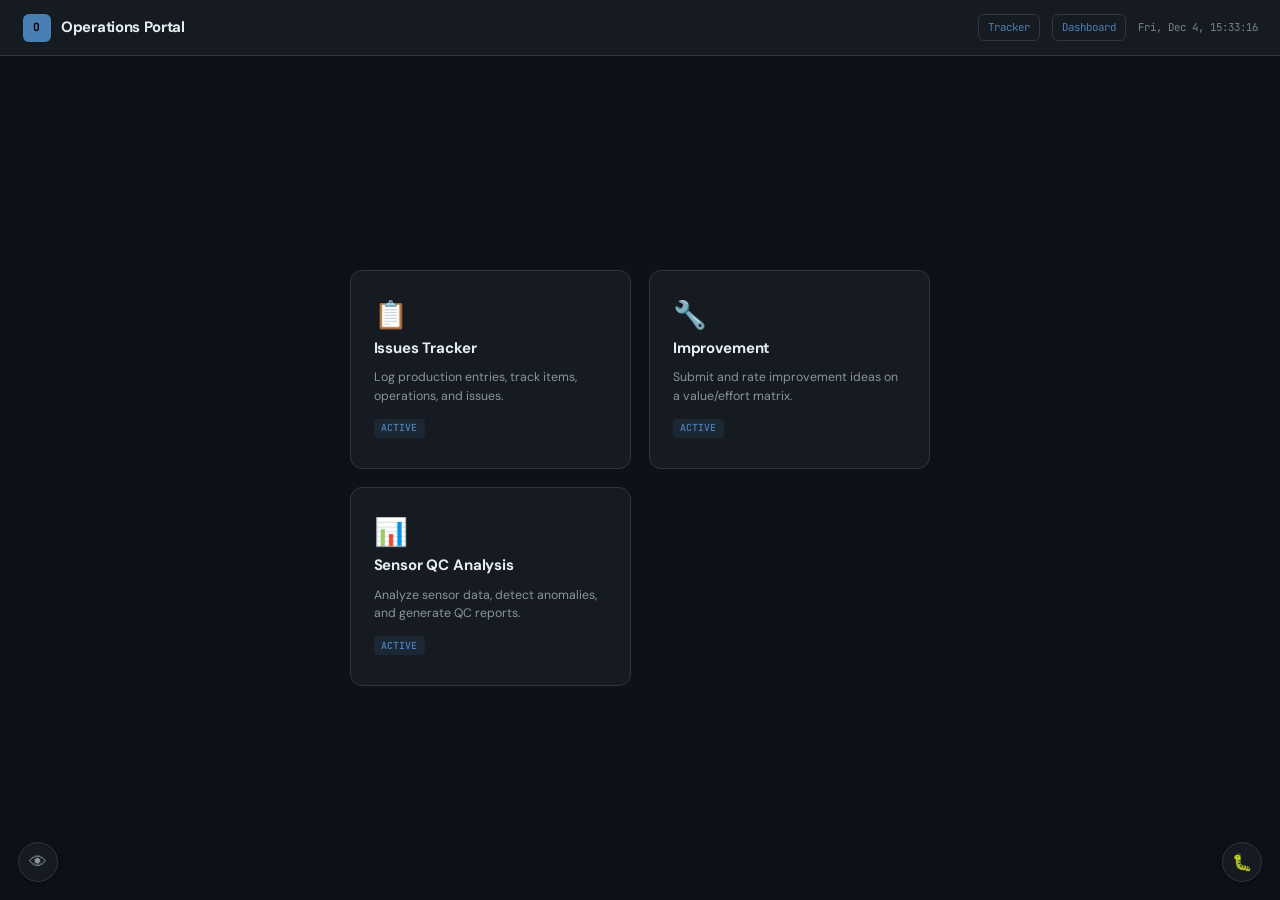
<file: index.html>
<!DOCTYPE html>
<html lang="en">
<head>
<meta charset="UTF-8">
<meta name="viewport" content="width=device-width, initial-scale=1.0">
<title>Operations Portal</title>
<link rel="stylesheet" href="shared/theme.css">
<style>
  html { font-size: 15px; }
  body { font-family: 'DM Sans', -apple-system, sans-serif; background: var(--bg); color: var(--text); min-height: 100vh; line-height: 1.5; display: flex; flex-direction: column; }
  main { flex: 1; display: flex; align-items: center; justify-content: center; padding: 2rem 1rem; }
  .card-grid { display: grid; grid-template-columns: 1fr 1fr; gap: 1.25rem; max-width: 580px; width: 100%; }
  @media (max-width: 540px) { .card-grid { grid-template-columns: 1fr; max-width: 320px; } }
  .card { background: var(--bg-card); border: 1px solid var(--border); border-radius: var(--radius-lg); padding: 2rem 1.5rem; text-decoration: none; color: var(--text); display: flex; flex-direction: column; gap: 0.6rem; transition: border-color 0.2s, box-shadow 0.2s, transform 0.15s; cursor: pointer; }
  .card:hover { border-color: var(--accent); box-shadow: 0 4px 24px var(--accent-glow); transform: translateY(-2px); }
  .card-icon { font-size: 1.8rem; line-height: 1; }
  .card-title { font-size: 1rem; font-weight: 700; letter-spacing: -0.01em; }
  .card-desc { font-size: 0.82rem; color: var(--text-dim); line-height: 1.5; }
  .card-tag { font-family: 'JetBrains Mono', monospace; font-size: 0.65rem; font-weight: 600; color: var(--accent); background: var(--accent-glow); padding: 0.15rem 0.5rem; border-radius: 4px; align-self: flex-start; margin-top: 0.3rem; }
  .card-tag.wip { color: var(--text-muted); background: rgba(72,79,88,0.15); }
</style>
</head>
<body>

<header>
  <div class="logo"><div class="logo-mark" id="logoMark">O</div><span class="logo-text">Operations Portal</span></div>
  <div style="display:flex;align-items:center;gap:0.8rem;"><a href="tracker.html" class="nav-link">Tracker</a><a href="dashboard.html" class="nav-link">Dashboard</a><div class="header-meta" id="clock"></div></div>
</header>

<main>
  <div class="card-grid">
    <a href="tracker.html" class="card">
      <div class="card-icon">&#x1F4CB;</div>
      <div class="card-title">Issues Tracker</div>
      <div class="card-desc">Log production entries, track items, operations, and issues.</div>
      <div class="card-tag">ACTIVE</div>
    </a>
    <a href="improvement.html" class="card">
      <div class="card-icon">&#x1F527;</div>
      <div class="card-title">Improvement</div>
      <div class="card-desc">Submit and rate improvement ideas on a value/effort matrix.</div>
      <div class="card-tag">ACTIVE</div>
    </a>
    <a href="Sensor-QC-Analysis.html" class="card">
      <div class="card-icon">&#x1F4CA;</div>
      <div class="card-title">Sensor QC Analysis</div>
      <div class="card-desc">Analyze sensor data, detect anomalies, and generate QC reports.</div>
      <div class="card-tag">ACTIVE</div>
    </a>
  </div>
</main>

<script src="shared/config.js"></script>
<script src="shared/utils.js"></script>
<script>
var _eeClicks=0,_eeTimer=null;
document.getElementById('logoMark').addEventListener('click',function(){
  _eeClicks++;
  if(_eeTimer)clearTimeout(_eeTimer);
  _eeTimer=setTimeout(function(){_eeClicks=0;},1500);
  if(_eeClicks>=5){_eeClicks=0; clearTimeout(_eeTimer); window.location.href='arcade_games.html';}
});
</script>
<script>initBugModal('Home'); initA11yPanel();</script>
</body>
</html>
</file>
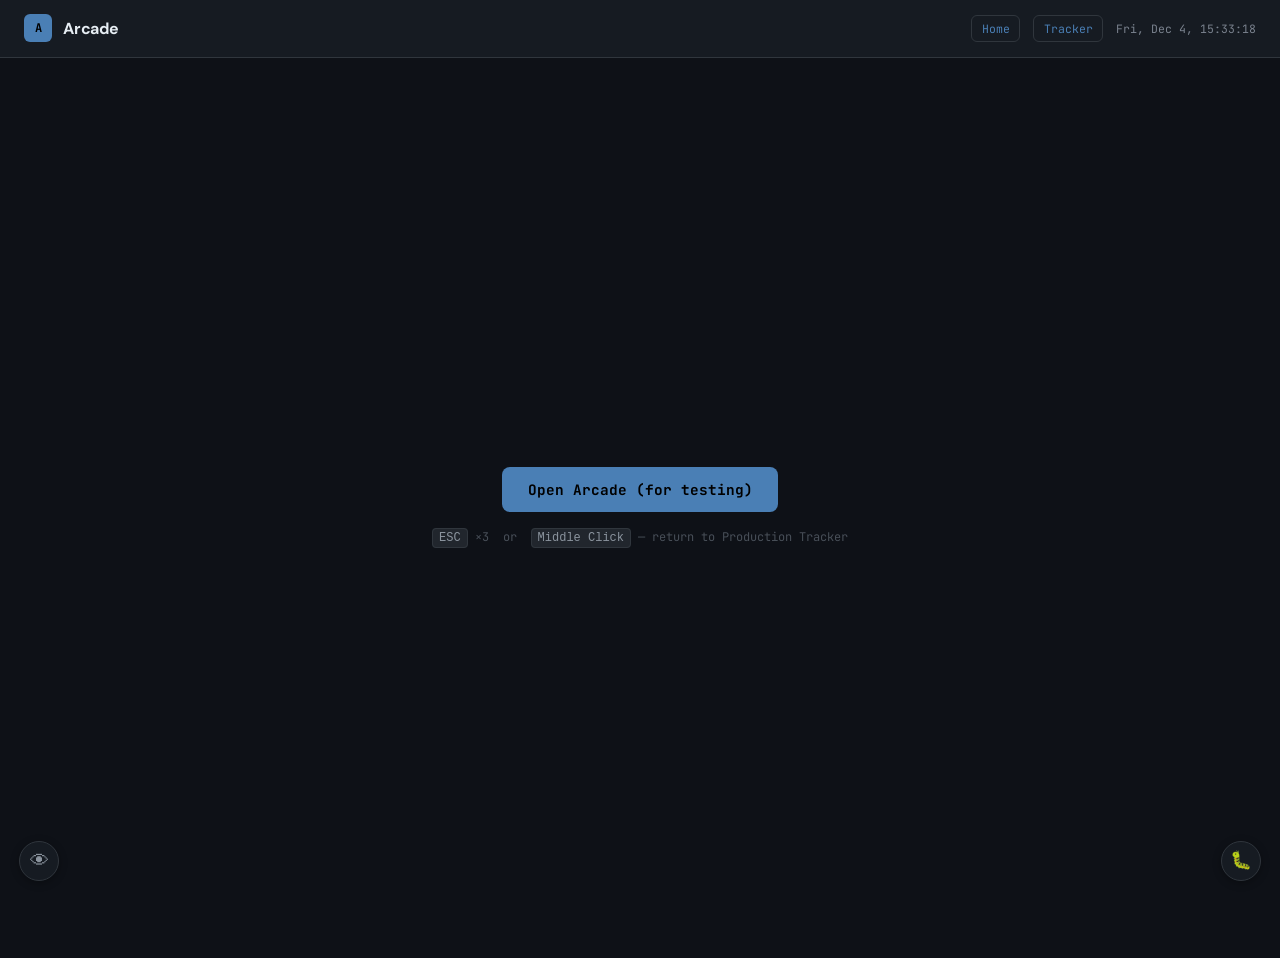
<file: arcade_games.html>
<!DOCTYPE html>
<html lang="en">
<head>
<meta charset="UTF-8">
<meta name="viewport" content="width=device-width, initial-scale=1.0">
<title>Arcade</title>
<link rel="stylesheet" href="shared/theme.css">
<style>
  @import url('https://fonts.googleapis.com/css2?family=DM+Sans:wght@400;500;600;700&family=JetBrains+Mono:wght@400;500;600&display=swap');
  *, *::before, *::after { box-sizing: border-box; margin: 0; padding: 0; }
  body { background: #0e1117; font-family: 'DM Sans', sans-serif; overflow: hidden; color: #e6edf3; }

  .page-header { background: #161b22; border-bottom: 1px solid #30363d; padding: 0.9rem 1.5rem; display: flex; align-items: center; justify-content: space-between; position: sticky; top: 0; z-index: 50; backdrop-filter: blur(12px); }

  #arcade-overlay {
    position: fixed; inset: 0; z-index: 9999;
    background: rgba(10, 13, 19, 0.92);
    backdrop-filter: blur(8px);
    display: flex; align-items: center; justify-content: center;
    opacity: 0; pointer-events: none;
    transition: opacity 0.3s ease;
  }
  #arcade-overlay.open { opacity: 1; pointer-events: all; }

  #arcade-container {
    position: relative;
    background: #161b22;
    border: 1px solid #30363d;
    border-radius: 12px;
    padding: 0;
    box-shadow: 0 20px 60px rgba(0,0,0,0.6), 0 0 40px rgba(74,127,181,0.06);
    overflow: hidden;
    transform: scale(0.95); transition: transform 0.3s ease;
  }
  #arcade-overlay.open #arcade-container { transform: scale(1); }

  #arcade-header {
    display: flex; align-items: center; justify-content: space-between;
    padding: 0.6rem 1rem;
    border-bottom: 1px solid #30363d;
    background: #0d1117;
  }
  #arcade-header .title-area { display: flex; align-items: center; gap: 0.6rem; }
  #arcade-header .badge {
    font-family: 'JetBrains Mono', monospace; font-size: 0.6rem; font-weight: 600;
    color: #000; background: #4a7fb5; padding: 0.1rem 0.4rem; border-radius: 3px;
    letter-spacing: 0.06em; text-transform: uppercase;
  }
  #arcade-header .game-title {
    font-family: 'JetBrains Mono', monospace; font-size: 0.85rem;
    font-weight: 600; color: #e6edf3;
  }
  #arcade-header .controls {
    font-family: 'JetBrains Mono', monospace; font-size: 0.62rem;
    color: #484f58; display: flex; gap: 0.8rem;
  }
  #arcade-header .controls kbd {
    background: #21262d; border: 1px solid #30363d; border-radius: 3px;
    padding: 0.05rem 0.35rem; font-size: 0.6rem; color: #8b949e;
  }
  .close-btn {
    background: none; border: 1px solid #30363d; border-radius: 6px;
    color: #8b949e; font-size: 0.75rem; padding: 0.2rem 0.6rem; cursor: pointer;
    font-family: 'JetBrains Mono', monospace; transition: all 0.15s;
  }
  .close-btn:hover { background: #21262d; color: #e6edf3; border-color: #484f58; }

  #arcade-canvas { display: block; }

  #arcade-hud {
    display: flex; justify-content: space-between; align-items: center;
    padding: 0.4rem 1rem;
    border-top: 1px solid #30363d;
    background: #0d1117;
    font-family: 'JetBrains Mono', monospace; font-size: 0.7rem; color: #8b949e;
  }
  #arcade-hud .score-area { display: flex; gap: 1.2rem; }
  #arcade-hud .stat-label { color: #484f58; }
  #arcade-hud .stat-val { color: #4a7fb5; font-weight: 600; }

  /* ── GAME SELECT MENU ── */
  #game-select {
    position: absolute; inset: 0;
    display: flex; flex-direction: column; align-items: center; justify-content: center;
    background: #161b22; gap: 1rem; z-index: 10;
  }
  #game-select.hidden { display: none; }
  #game-select h2 {
    font-family: 'JetBrains Mono', monospace; font-size: 0.75rem;
    text-transform: uppercase; letter-spacing: 0.1em; color: #484f58;
  }
  .game-grid {
    display: flex; flex-wrap: wrap; justify-content: center;
    gap: 0.8rem; max-width: 560px;
  }
  .game-btn {
    width: 168px; padding: 0.7rem 0.8rem;
    background: #0d1117; border: 1px solid #30363d; border-radius: 8px;
    cursor: pointer; transition: all 0.15s; text-align: left;
  }
  .game-btn:hover { border-color: #4a7fb5; background: rgba(74,127,181,0.05); }
  .game-btn .game-name {
    font-family: 'JetBrains Mono', monospace; font-size: 0.8rem;
    font-weight: 600; color: #e6edf3; margin-bottom: 0.2rem;
  }
  .game-btn .game-desc {
    font-size: 0.65rem; color: #484f58; line-height: 1.4;
  }

  /* ── PAUSE OVERLAY ── */
  #pause-overlay {
    position: absolute; inset: 0; z-index: 5;
    background: rgba(14, 17, 23, 0.85);
    display: flex; flex-direction: column; align-items: center; justify-content: center;
    gap: 0.5rem;
  }
  #pause-overlay.hidden { display: none; }
  #pause-overlay .pause-text {
    font-family: 'JetBrains Mono', monospace; font-size: 1.2rem;
    font-weight: 700; color: #4a7fb5; letter-spacing: 0.1em;
  }
  #pause-overlay .pause-hint {
    font-family: 'JetBrains Mono', monospace; font-size: 0.65rem; color: #484f58;
  }

  /* ── HIGH SCORE TOOLTIPS ── */
  .game-btn { position: relative; }
  .game-btn .hs-tooltip {
    display: none; position: absolute; left: calc(100% + 10px); top: 50%; transform: translateY(-50%);
    background: #0d1117; border: 1px solid #30363d; border-radius: 6px;
    padding: 0.5rem 0.7rem; min-width: 180px; z-index: 20;
    font-family: 'JetBrains Mono', monospace; white-space: nowrap;
    box-shadow: 0 4px 16px rgba(0,0,0,0.5);
  }
  .game-btn:hover .hs-tooltip { display: block; }
  .hs-tooltip .hs-title {
    font-size: 0.6rem; font-weight: 600; color: #4a7fb5; text-transform: uppercase;
    letter-spacing: 0.08em; margin-bottom: 0.3rem;
  }
  .hs-tooltip .hs-row {
    display: flex; justify-content: space-between; gap: 0.8rem;
    font-size: 0.65rem; line-height: 1.6;
  }
  .hs-tooltip .hs-rank { color: #484f58; }
  .hs-tooltip .hs-name { color: #e6edf3; }
  .hs-tooltip .hs-score { color: #4a7fb5; font-weight: 600; }
  .hs-tooltip .hs-empty { font-size: 0.6rem; color: #484f58; }

</style>
</head>
<body>

<header class="page-header">
  <div class="logo"><div class="logo-mark">A</div><div class="logo-text">Arcade</div></div>
  <div style="display:flex;align-items:center;gap:0.8rem;"><a href="index.html" class="nav-link">Home</a><a href="tracker.html" class="nav-link">Tracker</a><div class="header-meta" id="clock"></div></div>
</header>

<div id="arcade-overlay">
  <div id="arcade-container">
    <div id="arcade-header">
      <div class="title-area">
        <span class="badge">Arcade</span>
        <span class="game-title" id="gameTitle">Select Game</span>
      </div>
      <div class="controls">
        <span><kbd>ESC</kbd> pause &middot; <kbd>ESC</kbd>&times;2 menu &middot; <kbd>ESC</kbd>&times;3 tracker</span>
        <span><kbd>MMB</kbd> tracker</span>
      </div>
      <div style="display:flex;gap:0.4rem;">
        <a class="close-btn" href="index.html" style="text-decoration:none;">Home</a>
        <button class="close-btn" onclick="closeArcade()">Close</button>
      </div>
    </div>

    <div style="position:relative;">
      <canvas id="arcade-canvas" width="640" height="440"></canvas>

      <div id="game-select">
        <h2>Choose Your Distraction</h2>
        <div class="game-grid">
        <div class="game-btn" onclick="startGame('breakout')">
          <div class="game-name">Breakout</div>
          <div class="game-desc">Paddle, ball, bricks. You know the drill.</div>
          <div class="hs-tooltip" id="tooltip-Breakout"><div class="hs-title">Top 5</div><div class="hs-empty">No scores yet</div></div>
        </div>
        <div class="game-btn" onclick="startGame('missile')">
          <div class="game-name">Missile Command</div>
          <div class="game-desc">Defend your cities. Click to intercept.</div>
          <div class="hs-tooltip" id="tooltip-Missile Command"><div class="hs-title">Top 5</div><div class="hs-empty">No scores yet</div></div>
        </div>
        <div class="game-btn" onclick="startGame('snake')">
          <div class="game-name">Snake</div>
          <div class="game-desc">Eat, grow, don't crash. Simple as that.</div>
          <div class="hs-tooltip" id="tooltip-Snake"><div class="hs-title">Top 5</div><div class="hs-empty">No scores yet</div></div>
        </div>
        <div class="game-btn" onclick="startGame('tetris')">
          <div class="game-name">Tetris</div>
          <div class="game-desc">Stack blocks. Clear lines. Chase tetrises.</div>
          <div class="hs-tooltip" id="tooltip-Tetris"><div class="hs-title">Top 5</div><div class="hs-empty">No scores yet</div></div>
        </div>
        <div class="game-btn" onclick="startGame('invaders')">
          <div class="game-name">Space Invaders</div>
          <div class="game-desc">They march. You shoot. Earth depends on you.</div>
          <div class="hs-tooltip" id="tooltip-Space Invaders"><div class="hs-title">Top 5</div><div class="hs-empty">No scores yet</div></div>
        </div>
        </div>
      </div>

      <div id="pause-overlay" class="hidden">
        <div class="pause-text">PAUSED</div>
        <div class="pause-hint">Press ESC to resume or close</div>
      </div>
    </div>

    <div id="arcade-hud">
      <div class="score-area">
        <span><span class="stat-label">SCORE </span><span class="stat-val" id="hudScore">0</span></span>
        <span><span class="stat-label">LIVES </span><span class="stat-val" id="hudLives">—</span></span>
        <span><span class="stat-label">LEVEL </span><span class="stat-val" id="hudLevel">—</span></span>
      </div>
      <span id="hudStatus" style="color:#484f58;">Ready</span>
    </div>
  </div>
</div>

<div style="display:flex;flex-direction:column;align-items:center;justify-content:center;height:100vh;gap:1rem;">
  <button onclick="openArcade()" style="font-family:'JetBrains Mono',monospace;font-size:0.9rem;padding:0.8rem 1.6rem;background:#4a7fb5;color:#000;border:none;border-radius:8px;cursor:pointer;font-weight:700;">
    Open Arcade (for testing)
  </button>
  <div style="font-family:'JetBrains Mono',monospace;font-size:0.75rem;color:#484f58;text-align:center;line-height:1.6;">
    <kbd style="background:#21262d;border:1px solid #30363d;border-radius:4px;padding:2px 6px;color:#8b949e;">ESC</kbd> &times;3 &nbsp;or&nbsp; <kbd style="background:#21262d;border:1px solid #30363d;border-radius:4px;padding:2px 6px;color:#8b949e;">Middle Click</kbd> &mdash; return to Production Tracker
  </div>
</div>

<script src="shared/config.js"></script>
<script src="shared/utils.js"></script>
<script>
// ════════════════════════════════════════
// ARCADE ENGINE
// ════════════════════════════════════════
const canvas = document.getElementById('arcade-canvas');
const ctx = canvas.getContext('2d');
const W = canvas.width, H = canvas.height;

let currentGame = null;
let paused = false;
let animFrame = null;
let escPressCount = 0;
let escTimer = null;

// ── High Score Tracking ──

let initialsEntry = null; // active initials entry state
let cachedScores = {};    // { gameName: [{ initials, score, level, date }, ...] }

function fetchHighScores() {
  fetch(SCRIPT_URL + '?action=high_scores&token=' + API_TOKEN)
    .then(r => r.json())
    .then(data => {
      if (data.scores_by_game) cachedScores = data.scores_by_game;
      updateTooltips();
      if (initialsEntry && initialsEntry.submitted) drawInitialsPrompt();
    })
    .catch(() => {});
}

function submitHighScore(game, score, level, initials) {
  if (!score || score <= 0) return;
  fetch(SCRIPT_URL, {
    method: 'POST',
    headers: { 'Content-Type': 'text/plain' },
    body: JSON.stringify({ action: 'high_score', game: game, score: score, level: level, initials: initials, token: API_TOKEN })
  }).then(() => fetchHighScores()).catch(() => {});
}

function startInitialsEntry(game, score, level) {
  initialsEntry = { game, score, level, chars: [], submitted: false };
  drawInitialsPrompt();
}

function drawInitialsPrompt() {
  if (!initialsEntry) return;
  const e = initialsEntry;
  const display = [];
  for (let i = 0; i < 3; i++) display.push(e.chars[i] || '_');

  ctx.fillStyle = 'rgba(14,17,23,0.92)';
  ctx.fillRect(0, 0, W, H);
  ctx.textAlign = 'center';

  if (e.submitted) {
    // ── Game over with leaderboard ──
    ctx.font = '700 22px "JetBrains Mono"';
    ctx.fillStyle = C.red;
    ctx.fillText('GAME OVER', W / 2, 40);

    ctx.font = '500 14px "JetBrains Mono"';
    ctx.fillStyle = C.accent;
    ctx.fillText('Your Score: ' + e.score, W / 2, 65);

    ctx.font = '500 11px "JetBrains Mono"';
    ctx.fillStyle = C.green;
    ctx.fillText('Score saved!', W / 2, 85);

    // Draw leaderboard
    const scores = cachedScores[e.game] || [];
    const lbX = W / 2, lbTop = 115;

    ctx.font = '600 13px "JetBrains Mono"';
    ctx.fillStyle = C.accent;
    ctx.fillText('── TOP 5 ──', lbX, lbTop);

    if (scores.length === 0) {
      ctx.font = '500 12px "JetBrains Mono"';
      ctx.fillStyle = C.muted;
      ctx.fillText('Loading...', lbX, lbTop + 30);
    } else {
      // Table header
      const colRank = lbX - 120, colInit = lbX - 60, colScore = lbX + 20, colLvl = lbX + 100;
      ctx.textAlign = 'left';
      ctx.font = '600 11px "JetBrains Mono"';
      ctx.fillStyle = C.muted;
      ctx.fillText('#', colRank, lbTop + 25);
      ctx.fillText('WHO', colInit, lbTop + 25);
      ctx.fillText('SCORE', colScore, lbTop + 25);
      ctx.fillText('LVL', colLvl, lbTop + 25);

      // Divider
      ctx.strokeStyle = C.border; ctx.lineWidth = 1;
      ctx.beginPath(); ctx.moveTo(colRank, lbTop + 32); ctx.lineTo(colLvl + 30, lbTop + 32); ctx.stroke();

      for (let i = 0; i < scores.length && i < 5; i++) {
        const s = scores[i];
        const rowY = lbTop + 50 + i * 28;
        const isPlayer = s.initials === e.chars.join('') && s.score === e.score;

        ctx.font = isPlayer ? '700 13px "JetBrains Mono"' : '500 13px "JetBrains Mono"';
        ctx.fillStyle = isPlayer ? C.accent : C.text;
        ctx.fillText((i + 1) + '.', colRank, rowY);
        ctx.fillText(s.initials, colInit, rowY);
        ctx.fillText(s.score.toLocaleString(), colScore, rowY);
        ctx.fillStyle = isPlayer ? C.accent : C.dim;
        ctx.fillText(s.level, colLvl, rowY);
      }
    }

    ctx.textAlign = 'center';
    ctx.font = '500 11px "JetBrains Mono"';
    ctx.fillStyle = C.muted;
    ctx.fillText('Press ESC twice to return to menu', W / 2, H - 20);

  } else {
    // ── Initials entry screen ──
    ctx.font = '700 28px "JetBrains Mono"';
    ctx.fillStyle = C.red;
    ctx.fillText('GAME OVER', W / 2, H / 2 - 60);

    ctx.font = '500 16px "JetBrains Mono"';
    ctx.fillStyle = C.accent;
    ctx.fillText('Score: ' + e.score, W / 2, H / 2 - 30);

    ctx.font = '500 14px "JetBrains Mono"';
    ctx.fillStyle = C.dim;
    ctx.fillText('Enter your initials:', W / 2, H / 2 + 5);

    ctx.font = '700 36px "JetBrains Mono"';
    ctx.fillStyle = C.text;
    ctx.fillText(display.join('  '), W / 2, H / 2 + 50);
  }

  ctx.textAlign = 'left';
}

function handleInitialsKey(key) {
  if (!initialsEntry || initialsEntry.submitted) return false;
  if (key === 'Backspace') {
    initialsEntry.chars.pop();
    drawInitialsPrompt();
    return true;
  }
  if (/^[a-zA-Z0-9]$/.test(key) && initialsEntry.chars.length < 3) {
    initialsEntry.chars.push(key.toUpperCase());
    drawInitialsPrompt();
    if (initialsEntry.chars.length === 3) {
      initialsEntry.submitted = true;
      const ini = initialsEntry.chars.join('');
      submitHighScore(initialsEntry.game, initialsEntry.score, initialsEntry.level, ini);
      drawInitialsPrompt();
    }
    return true;
  }
  return true; // consume all keys during entry
}

// ── Theme Colors ──
const C = {
  bg: '#0d1117', card: '#161b22', border: '#30363d',
  accent: '#4a7fb5', accentDim: '#3a6fa5', accentGlow: 'rgba(74,127,181,0.15)',
  text: '#e6edf3', dim: '#8b949e', muted: '#484f58',
  green: '#3fb950', red: '#f85149', cyan: '#58a6ff',
  brick1: '#4a7fb5', brick2: '#5a8fc5', brick3: '#3fb950', brick4: '#58a6ff', brick5: '#f85149',
};

// ── Tooltip updater ──
function updateTooltips() {
  ['Breakout', 'Missile Command', 'Snake', 'Tetris', 'Space Invaders'].forEach(game => {
    const el = document.getElementById('tooltip-' + game);
    if (!el) return;
    const scores = cachedScores[game];
    if (!scores || scores.length === 0) {
      el.innerHTML = '<div class="hs-title">Top 5</div><div class="hs-empty">No scores yet</div>';
      return;
    }
    let html = '<div class="hs-title">Top 5</div>';
    scores.slice(0, 5).forEach((s, i) => {
      html += '<div class="hs-row"><span class="hs-rank">' + (i + 1) + '.</span><span class="hs-name">' + esc(s.initials) + '</span><span class="hs-score">' + s.score.toLocaleString() + '</span></div>';
    });
    el.innerHTML = html;
  });
}

// ── Open / Close ──
function openArcade() {
  document.getElementById('arcade-overlay').classList.add('open');
  document.getElementById('game-select').classList.remove('hidden');
  document.getElementById('pause-overlay').classList.add('hidden');
  document.getElementById('gameTitle').textContent = 'Select Game';
  updateHud(0, '—', '—', 'Ready');
  paused = false; currentGame = null;
  fetchHighScores();
}

function closeArcade() {
  document.getElementById('arcade-overlay').classList.remove('open');
  if (animFrame) cancelAnimationFrame(animFrame);
  currentGame = null; paused = false; escPressCount = 0;
}

function startGame(type) {
  document.getElementById('game-select').classList.add('hidden');
  document.getElementById('pause-overlay').classList.add('hidden');
  paused = false; escPressCount = 0;
  if (type === 'breakout') { currentGame = new Breakout(); document.getElementById('gameTitle').textContent = 'Breakout'; }
  else if (type === 'missile') { currentGame = new MissileCommand(); document.getElementById('gameTitle').textContent = 'Missile Command'; }
  else if (type === 'snake') { currentGame = new Snake(); document.getElementById('gameTitle').textContent = 'Snake'; }
  else if (type === 'tetris') { currentGame = new Tetris(); document.getElementById('gameTitle').textContent = 'Tetris'; }
  else if (type === 'invaders') { currentGame = new SpaceInvaders(); document.getElementById('gameTitle').textContent = 'Space Invaders'; }
  gameLoop();
}

function updateHud(score, lives, level, status) {
  document.getElementById('hudScore').textContent = score;
  document.getElementById('hudLives').textContent = lives;
  document.getElementById('hudLevel').textContent = level;
  document.getElementById('hudStatus').textContent = status;
}

function togglePause() {
  paused = !paused;
  document.getElementById('pause-overlay').classList.toggle('hidden', !paused);
  if (!paused && currentGame) gameLoop();
}

function gameLoop() {
  if (!currentGame || paused) return;
  currentGame.update();
  if (!currentGame) return; // game may have ended during update
  currentGame.draw(ctx);
  animFrame = requestAnimationFrame(gameLoop);
}

// ── Input ──
document.addEventListener('keydown', e => {
  // ESC×3 → tracker works from ANY screen (including before overlay is open)
  if (e.key === 'Escape') {
    escPressCount++;
    if (escTimer) clearTimeout(escTimer);
    escTimer = setTimeout(() => { escPressCount = 0; }, 1200);

    if (escPressCount >= 3) {
      e.preventDefault();
      clearTimeout(escTimer); escPressCount = 0;
      initialsEntry = null;
      window.location.href = 'index.html';
      return;
    }
  }

  if (!document.getElementById('arcade-overlay').classList.contains('open')) return;

  // Initials entry intercept (non-Escape keys)
  if (initialsEntry && !initialsEntry.submitted && e.key !== 'Escape') {
    e.preventDefault();
    handleInitialsKey(e.key);
    return;
  }

  if (e.key === 'Escape') {
    e.preventDefault();

    // On initials screen (submitted or not), ESC×2 goes back to menu
    if (initialsEntry && !currentGame) {
      if (escPressCount >= 2) {
        escPressCount = 0; clearTimeout(escTimer);
        initialsEntry = null;
        document.getElementById('game-select').classList.remove('hidden');
        document.getElementById('gameTitle').textContent = 'Select Game';
        updateHud(0, '—', '—', 'Ready');
      }
      return;
    }

    if (!currentGame) return;

    if (escPressCount === 1) {
      togglePause();
    } else if (escPressCount === 2) {
      escPressCount = 0; clearTimeout(escTimer);
      if (animFrame) cancelAnimationFrame(animFrame);
      currentGame = null; paused = false;
      document.getElementById('pause-overlay').classList.add('hidden');
      document.getElementById('game-select').classList.remove('hidden');
      document.getElementById('gameTitle').textContent = 'Select Game';
      updateHud(0, '—', '—', 'Ready');
    }
    return;
  }

  if (currentGame && currentGame.onKey) currentGame.onKey(e.key, true);
});

document.addEventListener('keyup', e => {
  if (currentGame && currentGame.onKey) currentGame.onKey(e.key, false);
});

// Middle mouse → back to production log
document.getElementById('arcade-overlay').addEventListener('mousedown', e => {
  if (e.button === 1) { e.preventDefault(); window.location.href = 'index.html'; }
});
document.getElementById('arcade-overlay').addEventListener('auxclick', e => {
  if (e.button === 1) { e.preventDefault(); window.location.href = 'index.html'; }
});

// Mouse tracking for games
let mouseX = W / 2, mouseY = H / 2;
canvas.addEventListener('mousemove', e => {
  const r = canvas.getBoundingClientRect();
  mouseX = (e.clientX - r.left) * (W / r.width);
  mouseY = (e.clientY - r.top) * (H / r.height);
});
canvas.addEventListener('click', e => {
  if (currentGame && currentGame.onClick) {
    const r = canvas.getBoundingClientRect();
    const x = (e.clientX - r.left) * (W / r.width);
    const y = (e.clientY - r.top) * (H / r.height);
    currentGame.onClick(x, y);
  }
});

// ════════════════════════════════════════
// BREAKOUT
// ════════════════════════════════════════
class Breakout {
  constructor() {
    this.basePaddleW = 90;
    this.paddleW = 90; this.paddleH = 12; this.paddleY = H - 35;
    this.paddleX = (W - this.paddleW) / 2;
    this.score = 0; this.lives = 3; this.level = 1;
    this.particles = [];
    this.floatingText = [];
    this.powerups = [];       // falling power-up items
    this.shakeFrames = 0;
    this.comboCount = 0;
    this.bricksThisLevel = 0;

    // Power-up timers
    this.wideTimer = 0;
    this.fireTimer = 0;

    this.buildLevel();
    this.balls = [];
    this.spawnBall(true);
    this.keys = {};
    updateHud(0, 3, 1, 'Move paddle with mouse or arrows');
  }

  buildLevel() {
    this.bricks = [];
    this.bricksThisLevel = 0;
    // Paddle shrinks per level
    this.basePaddleW = Math.max(60, 90 - (this.level - 1) * 4);
    if (this.wideTimer <= 0) this.paddleW = this.basePaddleW;

    const cols = 12, rows = 5 + Math.min(this.level - 1, 3);
    const bw = 46, bh = 16, pad = 3, offsetX = (W - cols * (bw + pad)) / 2, offsetY = 40;
    const colors = [C.brick5, C.brick1, C.brick2, C.brick3, C.brick4, C.dim, C.accentDim, C.cyan];

    for (let r = 0; r < rows; r++) {
      for (let c = 0; c < cols; c++) {
        let type = 'normal', hits = 1, color = colors[r % colors.length];

        // Tough bricks: top row from level 2+
        if (r === 0 && this.level > 1) { type = 'tough'; hits = 2; }
        // Armored bricks: top 2 rows from level 3+
        if (r <= 1 && this.level >= 3) { type = 'armored'; hits = 3; color = '#6e7681'; }
        // Explosive bricks: random from level 4+
        if (this.level >= 4 && type === 'normal' && Math.random() < 0.06) {
          type = 'explosive'; hits = 1; color = '#ff6b35';
        }
        // Indestructible bricks: sparse pattern from level 4+
        if (this.level >= 4 && r === Math.floor(rows / 2) && (c === 2 || c === 5 || c === 8 || c === 11) && Math.random() < 0.5) {
          type = 'indestructible'; hits = 999; color = '#2d333b';
        }

        this.bricks.push({ x: offsetX + c * (bw + pad), y: offsetY + r * (bh + pad), w: bw, h: bh, color, hits, type, origColor: color });
      }
    }
  }

  spawnBall(primary) {
    const speed = Math.min(8, 4 + this.level * 0.5);
    const angle = -Math.PI / 2 + (Math.random() - 0.5) * 0.8;
    this.balls.push({
      x: primary ? W / 2 : this.paddleX + this.paddleW / 2,
      y: this.paddleY - 20,
      vx: Math.cos(angle) * speed, vy: Math.sin(angle) * speed,
      r: 5, launched: !primary, trail: [], fire: false
    });
  }

  onKey(key, down) {
    this.keys[key] = down;
    if (key === ' ' && down) {
      const unlaunched = this.balls.find(b => !b.launched);
      if (unlaunched) unlaunched.launched = true;
    }
  }

  onClick() {
    const unlaunched = this.balls.find(b => !b.launched);
    if (unlaunched) unlaunched.launched = true;
  }

  spawnPowerup(x, y) {
    const types = ['wide', 'multi', 'fire', 'life'];
    const type = types[Math.floor(Math.random() * types.length)];
    this.powerups.push({ x, y, type, vy: 1.5, pulse: 0 });
  }

  collectPowerup(pu) {
    const labels = { wide: 'WIDE PADDLE', multi: 'MULTI-BALL', fire: 'FIRE BALL', life: '+1 LIFE' };
    const colors = { wide: C.green, multi: C.cyan, fire: C.red, life: C.text };
    this.floatingText.push({ text: labels[pu.type], x: pu.x, y: pu.y, life: 1, color: colors[pu.type] });
    this.spawnParticles(pu.x, pu.y, colors[pu.type], 8);

    if (pu.type === 'wide') {
      this.paddleW = 140;
      this.wideTimer = 480; // ~8 seconds
    } else if (pu.type === 'multi') {
      // Spawn 2 extra balls from paddle
      for (let i = 0; i < 2; i++) {
        const speed = Math.min(8, 4 + this.level * 0.5);
        const angle = -Math.PI / 2 + (Math.random() - 0.5) * 1.2;
        this.balls.push({
          x: this.paddleX + this.paddleW / 2, y: this.paddleY - 10,
          vx: Math.cos(angle) * speed, vy: Math.sin(angle) * speed,
          r: 5, launched: true, trail: [], fire: this.fireTimer > 0
        });
      }
    } else if (pu.type === 'fire') {
      this.fireTimer = 300; // ~5 seconds
      this.balls.forEach(b => b.fire = true);
    } else if (pu.type === 'life') {
      this.lives++;
    }
  }

  explodeBrick(idx) {
    const b = this.bricks[idx];
    const cx = b.x + b.w / 2, cy = b.y + b.h / 2;
    this.spawnParticles(cx, cy, b.origColor, 14);
    this.shakeFrames = 4;

    // Explosive: destroy neighbors in radius
    if (b.type === 'explosive') {
      this.spawnParticles(cx, cy, '#ff6b35', 20);
      for (let j = this.bricks.length - 1; j >= 0; j--) {
        if (j === idx) continue;
        const nb = this.bricks[j];
        if (nb.type === 'indestructible') continue;
        const dx = (nb.x + nb.w / 2) - cx, dy = (nb.y + nb.h / 2) - cy;
        if (dx * dx + dy * dy < 2500) { // 50px radius
          this.spawnParticles(nb.x + nb.w / 2, nb.y + nb.h / 2, nb.origColor, 8);
          this.score += 10 * this.level;
          this.bricksThisLevel++;
          this.bricks.splice(j, 1);
          if (j < idx) idx--;
        }
      }
    }
    this.bricks.splice(idx, 1);
  }

  update() {
    // Power-up timers
    if (this.wideTimer > 0) { this.wideTimer--; if (this.wideTimer <= 0) this.paddleW = this.basePaddleW; }
    if (this.fireTimer > 0) { this.fireTimer--; if (this.fireTimer <= 0) this.balls.forEach(b => b.fire = false); }

    // Shake decay
    if (this.shakeFrames > 0) this.shakeFrames--;

    // Paddle
    const target = Math.max(this.paddleW / 2, Math.min(W - this.paddleW / 2, mouseX));
    this.paddleX += (target - this.paddleX - this.paddleW / 2) * 0.3;
    if (this.keys['ArrowLeft']) this.paddleX -= 7;
    if (this.keys['ArrowRight']) this.paddleX += 7;
    this.paddleX = Math.max(0, Math.min(W - this.paddleW, this.paddleX));

    // Update each ball
    const deadBalls = [];
    for (let bi = this.balls.length - 1; bi >= 0; bi--) {
      const ball = this.balls[bi];

      if (!ball.launched) {
        ball.x = this.paddleX + this.paddleW / 2;
        ball.y = this.paddleY - 10;
        continue;
      }

      // Trail
      ball.trail.push({ x: ball.x, y: ball.y });
      if (ball.trail.length > 6) ball.trail.shift();

      ball.x += ball.vx; ball.y += ball.vy;

      // Walls
      if (ball.x - ball.r <= 0) { ball.x = ball.r; ball.vx = Math.abs(ball.vx); }
      if (ball.x + ball.r >= W) { ball.x = W - ball.r; ball.vx = -Math.abs(ball.vx); }
      if (ball.y - ball.r <= 0) { ball.y = ball.r; ball.vy = Math.abs(ball.vy); }

      // Bottom
      if (ball.y > H + 20) { deadBalls.push(bi); continue; }

      // Paddle collision
      if (ball.vy > 0 && ball.y + ball.r >= this.paddleY && ball.y + ball.r <= this.paddleY + this.paddleH &&
          ball.x >= this.paddleX && ball.x <= this.paddleX + this.paddleW) {
        const hit = (ball.x - this.paddleX) / this.paddleW;
        const angle = (hit - 0.5) * Math.PI * 0.7 - Math.PI / 2;
        const speed = Math.sqrt(ball.vx * ball.vx + ball.vy * ball.vy);
        ball.vx = Math.cos(angle) * speed;
        ball.vy = Math.sin(angle) * speed;
        if (ball.vy > -1.5) ball.vy = -1.5;
        ball.y = this.paddleY - ball.r;
        // Paddle sparks
        for (let i = 0; i < 4; i++) {
          this.particles.push({ x: ball.x, y: this.paddleY, vx: (Math.random() - 0.5) * 3, vy: -Math.random() * 2 - 1, life: 0.7, color: C.accent, size: 2, shape: 'rect' });
        }
        this.comboCount = 0;
      }

      // Brick collision
      for (let i = this.bricks.length - 1; i >= 0; i--) {
        const b = this.bricks[i];
        if (ball.x + ball.r > b.x && ball.x - ball.r < b.x + b.w &&
            ball.y + ball.r > b.y && ball.y - ball.r < b.y + b.h) {

          // Bounce (unless fire ball)
          if (!ball.fire || b.type === 'indestructible') {
            const overlapL = (ball.x + ball.r) - b.x;
            const overlapR = (b.x + b.w) - (ball.x - ball.r);
            const overlapT = (ball.y + ball.r) - b.y;
            const overlapB = (b.y + b.h) - (ball.y - ball.r);
            const minO = Math.min(overlapL, overlapR, overlapT, overlapB);
            if (minO === overlapT || minO === overlapB) ball.vy = -ball.vy;
            else ball.vx = -ball.vx;
          }

          if (b.type === 'indestructible') { break; }

          b.hits--;
          if (b.hits <= 0) {
            this.bricksThisLevel++;
            // Speed bump every 5 bricks
            if (this.bricksThisLevel % 5 === 0) {
              this.balls.forEach(bl => {
                const sp = Math.sqrt(bl.vx * bl.vx + bl.vy * bl.vy);
                const newSp = Math.min(8, sp + 0.1);
                const ratio = newSp / sp;
                bl.vx *= ratio; bl.vy *= ratio;
              });
            }

            // Combo
            this.comboCount++;
            const mult = Math.min(5, this.comboCount);
            const pts = 10 * this.level * mult;
            this.score += pts;
            if (this.comboCount >= 2) {
              this.floatingText.push({ text: 'x' + mult, x: b.x + b.w / 2, y: b.y, life: 1, color: C.accent });
            }

            // Power-up drop (15%)
            if (Math.random() < 0.15) this.spawnPowerup(b.x + b.w / 2, b.y + b.h / 2);

            this.explodeBrick(i);
          } else {
            // Damage visual
            if (b.type === 'armored' && b.hits === 1) b.color = C.dim;
            else if (b.type === 'tough') b.color = C.dim;
            this.score += 5;
            this.shakeFrames = 2;
            this.comboCount++;
          }
          updateHud(this.score, this.lives, this.level, 'Playing');
          if (!ball.fire) break;
        }
      }
    }

    // Remove dead balls
    for (const bi of deadBalls) this.balls.splice(bi, 1);

    // All balls lost
    if (this.balls.length === 0) {
      this.lives--;
      this.comboCount = 0;
      if (this.lives <= 0) { this.gameOver(); return; }
      this.spawnBall(true);
      updateHud(this.score, this.lives, this.level, 'Click to launch');
    }

    // Power-ups falling
    this.powerups = this.powerups.filter(pu => {
      pu.y += pu.vy;
      pu.pulse += 0.1;
      // Paddle collision
      if (pu.y + 8 >= this.paddleY && pu.y - 8 <= this.paddleY + this.paddleH &&
          pu.x >= this.paddleX && pu.x <= this.paddleX + this.paddleW) {
        this.collectPowerup(pu);
        return false;
      }
      return pu.y < H + 10;
    });

    // Win check (ignore indestructible)
    if (this.bricks.filter(b => b.type !== 'indestructible').length === 0) {
      this.level++;
      this.bricksThisLevel = 0;
      this.buildLevel();
      // Keep extra balls but respawn primary
      this.balls = [];
      this.spawnBall(true);
      updateHud(this.score, this.lives, this.level, 'Level ' + this.level + '! Click to launch');
    }

    // Floating text
    this.floatingText = this.floatingText.filter(ft => { ft.y -= 0.6; ft.life -= 0.018; return ft.life > 0; });

    // Particles
    this.particles = this.particles.filter(p => { p.x += p.vx; p.y += p.vy; p.vy += 0.1; p.life -= 0.025; return p.life > 0; });
  }

  spawnParticles(x, y, color, count) {
    for (let i = 0; i < count; i++) {
      const shape = Math.random() < 0.3 ? 'tri' : 'rect';
      const size = 2 + Math.random() * 3;
      this.particles.push({
        x, y, vx: (Math.random() - 0.5) * 6, vy: (Math.random() - 0.5) * 6,
        life: 1, color, size, shape
      });
    }
  }

  gameOver() {
    currentGame = null;
    updateHud(this.score, 0, this.level, 'GAME OVER');
    this.draw(ctx);
    startInitialsEntry('Breakout', this.score, this.level);
  }

  draw(ctx) {
    ctx.save();
    // Screen shake
    if (this.shakeFrames > 0) {
      ctx.translate((Math.random() - 0.5) * 4, (Math.random() - 0.5) * 4);
    }

    ctx.fillStyle = C.bg; ctx.fillRect(-5, -5, W + 10, H + 10);

    // Grid lines (subtle)
    ctx.strokeStyle = 'rgba(48,54,61,0.3)'; ctx.lineWidth = 0.5;
    for (let x = 0; x < W; x += 40) { ctx.beginPath(); ctx.moveTo(x, 0); ctx.lineTo(x, H); ctx.stroke(); }
    for (let y = 0; y < H; y += 40) { ctx.beginPath(); ctx.moveTo(0, y); ctx.lineTo(W, y); ctx.stroke(); }

    // Bricks
    this.bricks.forEach(b => {
      ctx.fillStyle = b.color;
      ctx.fillRect(b.x, b.y, b.w, b.h);

      if (b.type === 'tough' && b.hits > 1) {
        ctx.strokeStyle = C.text; ctx.lineWidth = 1;
        ctx.strokeRect(b.x + 0.5, b.y + 0.5, b.w - 1, b.h - 1);
      } else if (b.type === 'armored') {
        ctx.strokeStyle = C.text; ctx.lineWidth = 1;
        ctx.strokeRect(b.x + 0.5, b.y + 0.5, b.w - 1, b.h - 1);
        if (b.hits > 1) {
          ctx.strokeRect(b.x + 2.5, b.y + 2.5, b.w - 5, b.h - 5);
        }
      } else if (b.type === 'explosive') {
        const glow = 0.3 + Math.sin(Date.now() / 200) * 0.2;
        ctx.globalAlpha = glow;
        ctx.fillStyle = '#ffaa00';
        ctx.fillRect(b.x - 1, b.y - 1, b.w + 2, b.h + 2);
        ctx.globalAlpha = 1;
        ctx.fillStyle = b.color;
        ctx.fillRect(b.x, b.y, b.w, b.h);
        ctx.fillStyle = C.text; ctx.font = '700 9px "JetBrains Mono"'; ctx.textAlign = 'center';
        ctx.fillText('!', b.x + b.w / 2, b.y + b.h / 2 + 3);
        ctx.textAlign = 'left';
      } else if (b.type === 'indestructible') {
        ctx.strokeStyle = '#484f58'; ctx.lineWidth = 1;
        ctx.beginPath();
        ctx.moveTo(b.x + 3, b.y + 3); ctx.lineTo(b.x + b.w - 3, b.y + b.h - 3);
        ctx.moveTo(b.x + b.w - 3, b.y + 3); ctx.lineTo(b.x + 3, b.y + b.h - 3);
        ctx.stroke();
      }
    });

    // Paddle
    const grd = ctx.createLinearGradient(this.paddleX, this.paddleY, this.paddleX + this.paddleW, this.paddleY);
    grd.addColorStop(0, C.accentDim); grd.addColorStop(0.5, C.accent); grd.addColorStop(1, C.accentDim);
    ctx.fillStyle = grd;
    ctx.beginPath();
    ctx.roundRect(this.paddleX, this.paddleY, this.paddleW, this.paddleH, 4);
    ctx.fill();

    // Balls
    this.balls.forEach(ball => {
      // Ball trail
      ball.trail.forEach((t, idx) => {
        const alpha = 0.05 + (idx / ball.trail.length) * 0.2;
        ctx.globalAlpha = alpha;
        ctx.fillStyle = ball.fire ? C.red : C.text;
        ctx.beginPath(); ctx.arc(t.x, t.y, ball.r * (0.4 + idx / ball.trail.length * 0.6), 0, Math.PI * 2); ctx.fill();
      });
      ctx.globalAlpha = 1;

      // Ball
      ctx.fillStyle = ball.fire ? C.red : C.text;
      ctx.beginPath(); ctx.arc(ball.x, ball.y, ball.r, 0, Math.PI * 2); ctx.fill();
      // Ball glow
      ctx.fillStyle = ball.fire ? 'rgba(248,81,73,0.2)' : 'rgba(230,237,243,0.15)';
      ctx.beginPath(); ctx.arc(ball.x, ball.y, ball.r * 3, 0, Math.PI * 2); ctx.fill();
    });

    // Power-ups
    const puColors = { wide: C.green, multi: C.cyan, fire: C.red, life: C.text };
    const puLabels = { wide: 'W', multi: 'M', fire: 'F', life: '+' };
    this.powerups.forEach(pu => {
      const glow = 0.7 + Math.sin(pu.pulse) * 0.3;
      ctx.globalAlpha = glow;
      ctx.fillStyle = puColors[pu.type];
      ctx.beginPath(); ctx.arc(pu.x, pu.y, 8, 0, Math.PI * 2); ctx.fill();
      ctx.globalAlpha = 1;
      ctx.fillStyle = C.bg;
      ctx.font = '700 9px "JetBrains Mono"'; ctx.textAlign = 'center';
      ctx.fillText(puLabels[pu.type], pu.x, pu.y + 3);
      ctx.textAlign = 'left';
    });

    // Particles
    this.particles.forEach(p => {
      ctx.globalAlpha = p.life;
      ctx.fillStyle = p.color;
      const sz = p.size || 4;
      if (p.shape === 'tri') {
        ctx.beginPath();
        ctx.moveTo(p.x, p.y - sz); ctx.lineTo(p.x - sz, p.y + sz); ctx.lineTo(p.x + sz, p.y + sz);
        ctx.closePath(); ctx.fill();
      } else {
        ctx.fillRect(p.x - sz / 2, p.y - sz / 2, sz, sz);
      }
    });

    // Floating text
    this.floatingText.forEach(ft => {
      ctx.globalAlpha = ft.life;
      ctx.fillStyle = ft.color;
      ctx.font = '700 14px "JetBrains Mono"'; ctx.textAlign = 'center';
      ctx.fillText(ft.text, ft.x, ft.y);
    });

    ctx.globalAlpha = 1;
    ctx.textAlign = 'left';

    // Active power-up indicators (top right)
    let indX = W - 15;
    if (this.wideTimer > 0) {
      ctx.fillStyle = C.green; ctx.font = '600 10px "JetBrains Mono"'; ctx.textAlign = 'right';
      ctx.fillText('WIDE ' + Math.ceil(this.wideTimer / 60) + 's', indX, 15);
      indX -= 80;
    }
    if (this.fireTimer > 0) {
      ctx.fillStyle = C.red; ctx.font = '600 10px "JetBrains Mono"'; ctx.textAlign = 'right';
      ctx.fillText('FIRE ' + Math.ceil(this.fireTimer / 60) + 's', indX, 15);
      indX -= 80;
    }
    if (this.balls.length > 1) {
      ctx.fillStyle = C.cyan; ctx.font = '600 10px "JetBrains Mono"'; ctx.textAlign = 'right';
      ctx.fillText('BALLS x' + this.balls.length, indX, 15);
    }
    ctx.textAlign = 'left';

    ctx.restore();
  }
}

// ════════════════════════════════════════
// MISSILE COMMAND
// ════════════════════════════════════════
class MissileCommand {
  constructor() {
    this.score = 0; this.level = 1; this.lives = 6; // 6 cities
    this.ammo = 15;
    this.cities = [];
    this.missiles = []; // incoming
    this.shots = [];    // player shots (rising)
    this.explosions = [];
    this.particles = [];
    this.powerups = [];      // falling power-up crates
    this.floatingText = [];  // floating score/effect text
    this.shockwaves = [];    // expanding ring effects
    this.spawnTimer = 0;
    this.spawnRate = 90;
    this.groundY = H - 30;
    this.chainCount = 0;     // chain reaction tracking
    this.chainTimer = 0;

    // Bonus wave
    this.bonusWave = false;
    this.bonusWaveTimer = 0;

    // Power-up state
    this.megaBomb = false;   this.megaBombTimer = 0;
    this.slowMo = false;     this.slowMoTimer = 0;
    this.shieldedCities = new Set(); // indices of shielded cities

    // 6 cities
    for (let i = 0; i < 6; i++) {
      this.cities.push({ x: 60 + i * 95, alive: true });
    }
    // Battery (center)
    this.batteryX = W / 2;

    updateHud(0, 6, 1, 'Click to fire interceptors');
  }

  onClick(tx, ty) {
    // Check if clicking a power-up crate
    for (let i = this.powerups.length - 1; i >= 0; i--) {
      const pu = this.powerups[i];
      if (Math.abs(tx - pu.x) < 14 && Math.abs(ty - pu.y) < 14) {
        this.collectPowerup(pu);
        this.powerups.splice(i, 1);
        return;
      }
    }

    if (this.ammo <= 0 || ty > this.groundY - 10) return;
    const sx = this.batteryX, sy = this.groundY - 5;
    const dx = tx - sx, dy = ty - sy;
    const dist = Math.sqrt(dx * dx + dy * dy);
    const speed = 6;
    const maxR = this.megaBomb ? 60 : 35;
    this.shots.push({
      x: sx, y: sy, tx, ty,
      vx: (dx / dist) * speed, vy: (dy / dist) * speed,
      trail: [], maxR
    });
    this.ammo--;
  }

  spawnPowerup(x, y) {
    const types = ['ammo', 'mega', 'slow', 'shield'];
    const type = types[Math.floor(Math.random() * types.length)];
    this.powerups.push({ x, y, type, vy: 0.6 + Math.random() * 0.3, pulse: 0 });
  }

  collectPowerup(pu) {
    const labels = { ammo: '+10 AMMO', mega: 'MEGA BOMB', slow: 'SLOW-MO', shield: 'SHIELD' };
    const colors = { ammo: C.accent, mega: C.red, slow: C.cyan, shield: C.green };
    this.floatingText.push({ text: labels[pu.type], x: pu.x, y: pu.y, life: 1, color: colors[pu.type] });
    this.spawnParticles(pu.x, pu.y, colors[pu.type], 10);

    if (pu.type === 'ammo') {
      this.ammo = Math.min(this.ammo + 10, 30);
    } else if (pu.type === 'mega') {
      this.megaBomb = true;
      this.megaBombTimer = 360; // ~6 seconds at 60fps
    } else if (pu.type === 'slow') {
      this.slowMo = true;
      this.slowMoTimer = 360;
    } else if (pu.type === 'shield') {
      // Shield a random alive unshielded city
      const candidates = this.cities.map((c, i) => ({ c, i })).filter(o => o.c.alive && !this.shieldedCities.has(o.i));
      if (candidates.length > 0) {
        const pick = candidates[Math.floor(Math.random() * candidates.length)];
        this.shieldedCities.add(pick.i);
      }
    }
  }

  onKey() {}

  spawnMissile() {
    const aliveCities = this.cities.filter(c => c.alive);
    if (aliveCities.length === 0) return;
    const target = aliveCities[Math.floor(Math.random() * aliveCities.length)];
    const sx = Math.random() * W;
    const baseSpeed = 0.8 + this.level * 0.2 + Math.random() * 0.3;

    // Determine missile type
    let type = 'normal', hits = 1, radius = 2.5;
    if (this.level >= 4 && Math.random() < 0.15) {
      type = 'heavy'; hits = 2; radius = 4;
    } else if (this.level >= 6 && Math.random() < 0.1) {
      type = 'mirv'; hits = 1; radius = 2.5;
    }

    const speed = type === 'heavy' ? baseSpeed * 0.7 : baseSpeed;
    const dx = target.x - sx, dy = this.groundY;
    const dist = Math.sqrt(dx * dx + dy * dy);
    this.missiles.push({
      x: sx, y: 0, vx: (dx / dist) * speed, vy: (dy / dist) * speed,
      targetCity: target, trail: [], type, hits, radius, split: false
    });
  }

  update() {
    // Power-up timers
    if (this.megaBombTimer > 0) { this.megaBombTimer--; if (this.megaBombTimer <= 0) this.megaBomb = false; }
    if (this.slowMoTimer > 0) { this.slowMoTimer--; if (this.slowMoTimer <= 0) this.slowMo = false; }

    // Chain timer decay
    if (this.chainTimer > 0) { this.chainTimer--; if (this.chainTimer <= 0) this.chainCount = 0; }

    // Bonus wave timer
    if (this.bonusWave) {
      this.bonusWaveTimer--;
      if (this.bonusWaveTimer <= 0) this.bonusWave = false;
    }

    const slowFactor = this.slowMo ? 0.4 : 1;

    // Spawn incoming missiles
    this.spawnTimer++;
    const rate = this.bonusWave ? 15 : Math.max(30, this.spawnRate - this.level * 8);
    if (this.spawnTimer >= rate) {
      this.spawnTimer = 0;
      this.spawnMissile();
      // Double spawn after level 5
      if (this.level >= 5 && Math.random() < 0.4) this.spawnMissile();
    }

    // Update incoming missiles
    const newMissiles = [];
    this.missiles = this.missiles.filter(m => {
      m.trail.push({ x: m.x, y: m.y });
      if (m.trail.length > 30) m.trail.shift();
      m.x += m.vx * slowFactor; m.y += m.vy * slowFactor;

      // MIRV split at y=200
      if (m.type === 'mirv' && !m.split && m.y >= 200) {
        m.split = true;
        this.spawnParticles(m.x, m.y, C.cyan, 10);
        this.shockwaves.push({ x: m.x, y: m.y, r: 0, maxR: 20, life: 1, color: C.cyan });
        const aliveCities = this.cities.filter(c => c.alive);
        for (let i = 0; i < Math.min(3, aliveCities.length); i++) {
          const t = aliveCities[Math.floor(Math.random() * aliveCities.length)];
          const speed = 0.8 + this.level * 0.2 + Math.random() * 0.3;
          const dx = t.x - m.x, dy = this.groundY - m.y;
          const dist = Math.sqrt(dx * dx + dy * dy);
          newMissiles.push({
            x: m.x, y: m.y, vx: (dx / dist) * speed, vy: (dy / dist) * speed,
            targetCity: t, trail: [], type: 'normal', hits: 1, radius: 2.5, split: false
          });
        }
        return false; // remove parent
      }

      // Hit ground / city
      if (m.y >= this.groundY) {
        if (m.targetCity.alive) {
          const dx = m.x - m.targetCity.x;
          if (Math.abs(dx) < 25) {
            const cityIdx = this.cities.indexOf(m.targetCity);
            if (this.shieldedCities.has(cityIdx)) {
              this.shieldedCities.delete(cityIdx);
              this.floatingText.push({ text: 'SHIELD BLOCKED!', x: m.targetCity.x, y: this.groundY - 30, life: 1, color: C.green });
              this.spawnParticles(m.targetCity.x, this.groundY - 10, C.green, 12);
            } else {
              m.targetCity.alive = false;
              this.lives--;
              this.spawnParticles(m.targetCity.x, this.groundY - 5, C.red, 20);
            }
          }
        }
        this.spawnExplosion(m.x, this.groundY, 15, C.red);
        return false;
      }

      // Check if caught by explosion
      for (const ex of this.explosions) {
        const dx = m.x - ex.x, dy = m.y - ex.y;
        if (dx * dx + dy * dy < ex.r * ex.r) {
          m.hits--;
          if (m.hits > 0) {
            // Heavy missile damaged but not destroyed
            this.floatingText.push({ text: 'HIT!', x: m.x, y: m.y - 10, life: 0.6, color: C.accent });
            this.spawnParticles(m.x, m.y, C.accent, 4);
            return true; // survives
          }
          const pts = (m.type === 'heavy' ? 50 : 25) * this.level * (this.bonusWave ? 2 : 1);
          this.score += pts;
          this.spawnExplosion(m.x, m.y, m.type === 'heavy' ? 30 : 20, C.accent);
          this.spawnParticles(m.x, m.y, C.brick2, m.type === 'heavy' ? 12 : 6);
          this.shockwaves.push({ x: m.x, y: m.y, r: 0, maxR: 30, life: 1, color: C.accent });

          // Chain tracking
          this.chainCount++;
          this.chainTimer = 30;
          if (this.chainCount >= 2) {
            this.floatingText.push({ text: 'CHAIN x' + this.chainCount, x: m.x, y: m.y - 20, life: 1, color: C.brick2 });
            this.score += this.chainCount * 10 * this.level;
          }

          if (Math.random() < 0.12) this.spawnPowerup(m.x, m.y);
          updateHud(this.score, this.lives, this.level, 'Playing');
          return false;
        }
      }
      return true;
    });
    // Add MIRV children
    this.missiles.push(...newMissiles);

    // Update player shots
    this.shots = this.shots.filter(s => {
      s.trail.push({ x: s.x, y: s.y });
      if (s.trail.length > 15) s.trail.shift();
      s.x += s.vx; s.y += s.vy;
      const dx = s.x - s.tx, dy = s.y - s.ty;
      if (dx * dx + dy * dy < 100 || s.y < 0) {
        this.spawnExplosion(s.x, s.y, s.maxR || 35, C.accent);
        this.shockwaves.push({ x: s.x, y: s.y, r: 0, maxR: (s.maxR || 35) * 1.3, life: 1, color: C.accent });
        return false;
      }
      return true;
    });

    // Update explosions
    this.explosions = this.explosions.filter(ex => {
      if (ex.growing) { ex.r += 1.5; if (ex.r >= ex.maxR) ex.growing = false; }
      else { ex.r -= 0.8; }
      return ex.r > 0;
    });

    // Update shockwaves
    this.shockwaves = this.shockwaves.filter(sw => {
      sw.r += 2; sw.life -= 0.04;
      return sw.life > 0 && sw.r < sw.maxR * 2;
    });

    // Update power-up crates (fall slowly)
    this.powerups = this.powerups.filter(pu => {
      pu.y += pu.vy;
      pu.pulse += 0.08;
      return pu.y < this.groundY + 10;
    });

    // Floating text
    this.floatingText = this.floatingText.filter(ft => { ft.y -= 0.5; ft.life -= 0.015; return ft.life > 0; });

    // Particles
    this.particles = this.particles.filter(p => { p.x += p.vx; p.y += p.vy; p.vy += 0.08; p.life -= 0.03; return p.life > 0; });

    // Level up: all missiles cleared and none on screen
    if (this.missiles.length === 0 && this.shots.length === 0 && this.explosions.length === 0 && this.spawnTimer > rate / 2) {
      if (this.score >= this.level * 200) {
        this.level++;
        this.ammo = Math.min(this.ammo + 10, 25);
        // Revive one city per level
        const dead = this.cities.filter(c => !c.alive);
        if (dead.length > 0) { dead[0].alive = true; this.lives++; }
        // Bonus wave every 3 levels
        if (this.level % 3 === 0) {
          this.bonusWave = true;
          this.bonusWaveTimer = 300; // ~5 seconds
          this.floatingText.push({ text: 'BONUS WAVE! 2x POINTS', x: W / 2, y: H / 2, life: 1.5, color: C.accent });
        }
        updateHud(this.score, this.lives, this.level, 'Level ' + this.level + '!');
      }
    }

    // Ammo refill slowly
    if (this.ammo < 3 && Math.random() < 0.005) this.ammo++;

    // Game over
    if (this.lives <= 0) { this.gameOver(); return; }

    // Build status string with active effects
    let status = 'Ammo: ' + this.ammo;
    if (this.megaBomb) status += '  [MEGA]';
    if (this.slowMo) status += '  [SLOW]';
    if (this.bonusWave) status += '  [2x BONUS]';
    updateHud(this.score, this.lives, this.level, status);
  }

  spawnExplosion(x, y, maxR, color) {
    this.explosions.push({ x, y, r: 2, maxR, growing: true, color });
  }

  spawnParticles(x, y, color, count) {
    for (let i = 0; i < count; i++) {
      this.particles.push({
        x, y, vx: (Math.random() - 0.5) * 4, vy: -Math.random() * 3 - 1,
        life: 1, color
      });
    }
  }

  gameOver() {
    currentGame = null;
    updateHud(this.score, 0, this.level, 'ALL CITIES DESTROYED');
    this.draw(ctx);
    startInitialsEntry('Missile Command', this.score, this.level);
  }

  draw(ctx) {
    // Sky gradient
    const sky = ctx.createLinearGradient(0, 0, 0, H);
    sky.addColorStop(0, '#080a10'); sky.addColorStop(1, C.bg);
    ctx.fillStyle = sky; ctx.fillRect(0, 0, W, H);

    // Stars
    ctx.fillStyle = 'rgba(230,237,243,0.3)';
    for (let i = 0; i < 40; i++) {
      const sx = (i * 137 + 50) % W, sy = (i * 89 + 20) % (this.groundY - 40);
      ctx.fillRect(sx, sy, 1, 1);
    }

    // Ground
    ctx.fillStyle = '#1a1f28';
    ctx.fillRect(0, this.groundY, W, H - this.groundY);
    ctx.strokeStyle = C.border; ctx.lineWidth = 1;
    ctx.beginPath(); ctx.moveTo(0, this.groundY); ctx.lineTo(W, this.groundY); ctx.stroke();

    // Slow-mo tint
    if (this.slowMo) {
      ctx.fillStyle = 'rgba(88,166,255,0.04)';
      ctx.fillRect(0, 0, W, H);
    }

    // Cities
    this.cities.forEach((c, idx) => {
      if (c.alive) {
        ctx.fillStyle = C.cyan;
        ctx.fillRect(c.x - 12, this.groundY - 14, 6, 14);
        ctx.fillRect(c.x - 4, this.groundY - 20, 8, 20);
        ctx.fillRect(c.x + 6, this.groundY - 10, 6, 10);
        ctx.fillStyle = 'rgba(88,166,255,0.4)';
        ctx.fillRect(c.x - 2, this.groundY - 16, 3, 2);
        ctx.fillRect(c.x - 2, this.groundY - 12, 3, 2);
        // Shield dome
        if (this.shieldedCities.has(idx)) {
          ctx.strokeStyle = C.green; ctx.lineWidth = 1.5;
          ctx.globalAlpha = 0.5 + Math.sin(Date.now() / 300) * 0.2;
          ctx.beginPath(); ctx.arc(c.x, this.groundY - 10, 22, Math.PI, 0); ctx.stroke();
          ctx.fillStyle = 'rgba(63,185,80,0.08)';
          ctx.beginPath(); ctx.arc(c.x, this.groundY - 10, 22, Math.PI, 0); ctx.fill();
          ctx.globalAlpha = 1;
        }
      } else {
        ctx.fillStyle = '#2a1515';
        ctx.fillRect(c.x - 12, this.groundY - 4, 24, 4);
      }
    });

    // Battery
    ctx.fillStyle = C.accent;
    ctx.fillRect(this.batteryX - 8, this.groundY - 12, 16, 12);
    ctx.fillRect(this.batteryX - 3, this.groundY - 18, 6, 8);

    // Crosshair
    ctx.strokeStyle = C.accent; ctx.lineWidth = 1;
    ctx.beginPath();
    ctx.moveTo(mouseX - 10, mouseY); ctx.lineTo(mouseX + 10, mouseY);
    ctx.moveTo(mouseX, mouseY - 10); ctx.lineTo(mouseX, mouseY + 10);
    ctx.stroke();

    // Bonus wave indicator
    if (this.bonusWave) {
      ctx.globalAlpha = 0.4 + Math.sin(Date.now() / 150) * 0.2;
      ctx.fillStyle = C.accent;
      ctx.font = '700 11px "JetBrains Mono"'; ctx.textAlign = 'center';
      ctx.fillText('BONUS WAVE - 2x POINTS', W / 2, 18);
      ctx.textAlign = 'left';
      ctx.globalAlpha = 1;
    }

    // Incoming missile trails
    this.missiles.forEach(m => {
      const isHeavy = m.type === 'heavy';
      const isMirv = m.type === 'mirv';
      if (m.trail.length > 1) {
        ctx.strokeStyle = isHeavy ? 'rgba(248,81,73,0.7)' : isMirv ? 'rgba(88,166,255,0.5)' : 'rgba(248,81,73,0.5)';
        ctx.lineWidth = isHeavy ? 2.5 : 1.5;
        ctx.beginPath(); ctx.moveTo(m.trail[0].x, m.trail[0].y);
        m.trail.forEach(p => ctx.lineTo(p.x, p.y));
        ctx.lineTo(m.x, m.y); ctx.stroke();
      }
      ctx.fillStyle = isMirv ? C.cyan : C.red;
      ctx.beginPath(); ctx.arc(m.x, m.y, m.radius, 0, Math.PI * 2); ctx.fill();
      // Heavy glow
      if (isHeavy) {
        ctx.fillStyle = 'rgba(248,81,73,0.2)';
        ctx.beginPath(); ctx.arc(m.x, m.y, m.radius * 3, 0, Math.PI * 2); ctx.fill();
      }
      // MIRV indicator
      if (isMirv && !m.split) {
        ctx.strokeStyle = C.cyan; ctx.lineWidth = 0.8;
        ctx.beginPath(); ctx.arc(m.x, m.y, 6, 0, Math.PI * 2); ctx.stroke();
      }
    });

    // Player shot trails
    this.shots.forEach(s => {
      if (s.trail.length > 1) {
        ctx.strokeStyle = 'rgba(74,127,181,0.6)'; ctx.lineWidth = 1.5;
        ctx.beginPath(); ctx.moveTo(s.trail[0].x, s.trail[0].y);
        s.trail.forEach(p => ctx.lineTo(p.x, p.y));
        ctx.lineTo(s.x, s.y); ctx.stroke();
      }
      ctx.fillStyle = C.accent;
      ctx.beginPath(); ctx.arc(s.x, s.y, 2, 0, Math.PI * 2); ctx.fill();
    });

    // Explosions
    this.explosions.forEach(ex => {
      const alpha = Math.min(1, ex.r / 10);
      ctx.fillStyle = ex.color + Math.floor(alpha * 40).toString(16).padStart(2, '0');
      ctx.beginPath(); ctx.arc(ex.x, ex.y, ex.r, 0, Math.PI * 2); ctx.fill();
      ctx.strokeStyle = ex.color; ctx.lineWidth = 1.5;
      ctx.beginPath(); ctx.arc(ex.x, ex.y, ex.r, 0, Math.PI * 2); ctx.stroke();
      // Outer ring
      ctx.globalAlpha = alpha * 0.3;
      ctx.strokeStyle = ex.color; ctx.lineWidth = 1;
      ctx.beginPath(); ctx.arc(ex.x, ex.y, ex.r * 1.4, 0, Math.PI * 2); ctx.stroke();
      ctx.globalAlpha = 1;
    });

    // Shockwaves
    this.shockwaves.forEach(sw => {
      ctx.globalAlpha = sw.life * 0.5;
      ctx.strokeStyle = sw.color; ctx.lineWidth = 2;
      ctx.beginPath(); ctx.arc(sw.x, sw.y, sw.r, 0, Math.PI * 2); ctx.stroke();
      // Radial lines
      ctx.lineWidth = 1;
      for (let i = 0; i < 6; i++) {
        const angle = (i / 6) * Math.PI * 2;
        const innerR = sw.r * 0.3;
        ctx.beginPath();
        ctx.moveTo(sw.x + Math.cos(angle) * innerR, sw.y + Math.sin(angle) * innerR);
        ctx.lineTo(sw.x + Math.cos(angle) * sw.r, sw.y + Math.sin(angle) * sw.r);
        ctx.stroke();
      }
    });
    ctx.globalAlpha = 1;

    // Particles
    this.particles.forEach(p => {
      ctx.globalAlpha = p.life;
      ctx.fillStyle = p.color;
      ctx.fillRect(p.x - 1.5, p.y - 1.5, 3, 3);
    });
    ctx.globalAlpha = 1;

    // Power-up crates
    const puColors = { ammo: C.accent, mega: C.red, slow: C.cyan, shield: C.green };
    const puLabels = { ammo: 'A', mega: 'M', slow: 'S', shield: '+' };
    this.powerups.forEach(pu => {
      const glow = 0.6 + Math.sin(pu.pulse) * 0.3;
      const sz = 10;
      // Outer glow
      ctx.globalAlpha = glow * 0.3;
      ctx.fillStyle = puColors[pu.type];
      ctx.fillRect(pu.x - sz - 3, pu.y - sz - 3, sz * 2 + 6, sz * 2 + 6);
      // Crate box
      ctx.globalAlpha = glow;
      ctx.fillStyle = C.bg;
      ctx.fillRect(pu.x - sz, pu.y - sz, sz * 2, sz * 2);
      ctx.strokeStyle = puColors[pu.type]; ctx.lineWidth = 1.5;
      ctx.strokeRect(pu.x - sz, pu.y - sz, sz * 2, sz * 2);
      // Label
      ctx.globalAlpha = 1;
      ctx.fillStyle = puColors[pu.type];
      ctx.font = '700 11px "JetBrains Mono"';
      ctx.textAlign = 'center';
      ctx.fillText(puLabels[pu.type], pu.x, pu.y + 4);
    });

    // Floating text
    this.floatingText.forEach(ft => {
      ctx.globalAlpha = ft.life;
      ctx.fillStyle = ft.color;
      ctx.font = '700 12px "JetBrains Mono"';
      ctx.textAlign = 'center';
      ctx.fillText(ft.text, ft.x, ft.y);
    });

    ctx.globalAlpha = 1;
    ctx.textAlign = 'left';
  }
}

// ════════════════════════════════════════
// SNAKE
// ════════════════════════════════════════
class Snake {
  constructor() {
    this.cellSize = 20;
    this.cols = Math.floor(W / this.cellSize); // 32
    this.rows = Math.floor(H / this.cellSize); // 22
    this.score = 0;
    this.level = 1;
    this.foodEaten = 0;
    this.particles = [];
    this.floatingText = [];
    this.keys = {};

    // Snake body: array of {x,y} grid coords, head first
    this.segments = [{ x: Math.floor(this.cols / 2), y: Math.floor(this.rows / 2) }];
    for (let i = 1; i <= 3; i++) this.segments.push({ x: this.segments[0].x - i, y: this.segments[0].y });

    this.direction = { x: 1, y: 0 };
    this.nextDirection = { x: 1, y: 0 };
    this.dirQueue = [];

    this.moveTimer = 0;
    this.moveInterval = 9; // frames between moves (lower = faster)
    this.growCount = 0;

    // Walls (from level 3+)
    this.walls = [];

    // Food
    this.food = null;
    this.spawnFood();

    // Power-ups
    this.powerup = null;
    this.powerupTimer = 0;
    this.ghostTimer = 0;
    this.speedBoostTimer = 0;
    this.bonusTimer = 0;

    // Trail effect
    this.trail = [];

    updateHud(0, '—', 1, 'Length: 4');
  }

  spawnFood() {
    let pos;
    do {
      pos = { x: Math.floor(Math.random() * this.cols), y: Math.floor(Math.random() * this.rows) };
    } while (this.isOccupied(pos.x, pos.y));
    this.food = pos;
  }

  spawnPowerup() {
    const types = ['ghost', 'speed', 'shrink', 'bonus'];
    const type = types[Math.floor(Math.random() * types.length)];
    let pos;
    do {
      pos = { x: Math.floor(Math.random() * this.cols), y: Math.floor(Math.random() * this.rows) };
    } while (this.isOccupied(pos.x, pos.y));
    this.powerup = { ...pos, type };
    this.powerupTimer = 300; // disappears after 5s
  }

  isOccupied(x, y) {
    if (this.segments.some(s => s.x === x && s.y === y)) return true;
    if (this.food && this.food.x === x && this.food.y === y) return true;
    if (this.walls.some(w => w.x === x && w.y === y)) return true;
    return false;
  }

  buildWalls() {
    this.walls = [];
    if (this.level < 3) return;
    const count = Math.min((this.level - 2) * 6, 30);
    for (let i = 0; i < count; i++) {
      let pos;
      do {
        pos = { x: Math.floor(Math.random() * this.cols), y: Math.floor(Math.random() * this.rows) };
        // Keep walls away from center spawn area
      } while (this.isOccupied(pos.x, pos.y) || (Math.abs(pos.x - this.cols / 2) < 4 && Math.abs(pos.y - this.rows / 2) < 4));
      this.walls.push(pos);
    }
  }

  onKey(key, down) {
    if (!down) return;
    const dirMap = {
      'ArrowUp': { x: 0, y: -1 }, 'w': { x: 0, y: -1 }, 'W': { x: 0, y: -1 },
      'ArrowDown': { x: 0, y: 1 }, 's': { x: 0, y: 1 }, 'S': { x: 0, y: 1 },
      'ArrowLeft': { x: -1, y: 0 }, 'a': { x: -1, y: 0 }, 'A': { x: -1, y: 0 },
      'ArrowRight': { x: 1, y: 0 }, 'd': { x: 1, y: 0 }, 'D': { x: 1, y: 0 },
    };
    const d = dirMap[key];
    if (!d) return;
    // Prevent reversing into self — check against last queued or current direction
    const last = this.dirQueue.length > 0 ? this.dirQueue[this.dirQueue.length - 1] : this.direction;
    if (d.x === -last.x && d.y === -last.y) return;
    if (d.x === last.x && d.y === last.y) return;
    if (this.dirQueue.length < 3) this.dirQueue.push(d);
  }

  update() {
    // Power-up timers
    if (this.ghostTimer > 0) this.ghostTimer--;
    if (this.speedBoostTimer > 0) this.speedBoostTimer--;
    if (this.powerup) {
      this.powerupTimer--;
      if (this.powerupTimer <= 0) this.powerup = null;
    }
    if (this.bonusTimer > 0) this.bonusTimer--;

    this.moveTimer++;
    const interval = this.speedBoostTimer > 0 ? Math.max(2, Math.floor(this.moveInterval / 2)) : this.moveInterval;
    if (this.moveTimer < interval) return;
    this.moveTimer = 0;

    // Apply queued direction
    if (this.dirQueue.length > 0) {
      this.direction = this.dirQueue.shift();
    }

    const head = this.segments[0];
    const newHead = { x: head.x + this.direction.x, y: head.y + this.direction.y };

    // Wrap around edges
    if (newHead.x < 0) newHead.x = this.cols - 1;
    if (newHead.x >= this.cols) newHead.x = 0;
    if (newHead.y < 0) newHead.y = this.rows - 1;
    if (newHead.y >= this.rows) newHead.y = 0;

    // Wall collision
    if (this.walls.some(w => w.x === newHead.x && w.y === newHead.y)) {
      this.die();
      return;
    }

    // Self collision (skip if ghost mode)
    if (this.ghostTimer <= 0 && this.segments.some((s, i) => i > 0 && s.x === newHead.x && s.y === newHead.y)) {
      this.die();
      return;
    }

    // Add trail
    this.trail.push({ x: head.x * this.cellSize + this.cellSize / 2, y: head.y * this.cellSize + this.cellSize / 2, life: 1 });

    this.segments.unshift(newHead);

    // Check food
    if (this.food && newHead.x === this.food.x && newHead.y === this.food.y) {
      const pts = this.speedBoostTimer > 0 ? 30 * this.level : 10 * this.level;
      this.score += pts;
      this.foodEaten++;
      this.growCount += 1;
      const px = this.food.x * this.cellSize + this.cellSize / 2;
      const py = this.food.y * this.cellSize + this.cellSize / 2;
      this.spawnParticles(px, py, C.green, 10);
      this.floatingText.push({ text: '+' + pts, x: px, y: py, life: 1, color: C.green });
      this.spawnFood();

      // Maybe spawn powerup
      if (!this.powerup && Math.random() < 0.18) this.spawnPowerup();

      // Level up every 10 food
      if (this.foodEaten % 10 === 0) {
        this.level++;
        this.moveInterval = Math.max(3, 9 - (this.level - 1));
        this.floatingText.push({ text: 'LEVEL ' + this.level + '!', x: W / 2, y: H / 2, life: 1.5, color: C.accent });
        this.buildWalls();
      }
    }

    // Check powerup
    if (this.powerup && newHead.x === this.powerup.x && newHead.y === this.powerup.y) {
      this.collectPowerup(this.powerup);
      this.powerup = null;
    }

    // Remove tail or grow
    if (this.growCount > 0) {
      this.growCount--;
    } else {
      this.segments.pop();
    }

    // Update particles
    this.particles = this.particles.filter(p => {
      p.x += p.vx; p.y += p.vy; p.vy += 0.1; p.life -= 0.03;
      return p.life > 0;
    });
    this.floatingText = this.floatingText.filter(ft => {
      ft.y -= 0.6; ft.life -= 0.018;
      return ft.life > 0;
    });
    this.trail = this.trail.filter(t => { t.life -= 0.06; return t.life > 0; });

    const status = this.ghostTimer > 0 ? 'GHOST MODE' : this.speedBoostTimer > 0 ? 'SPEED BOOST!' : 'Length: ' + this.segments.length;
    updateHud(this.score, '—', this.level, status);
  }

  collectPowerup(pu) {
    const px = pu.x * this.cellSize + this.cellSize / 2;
    const py = pu.y * this.cellSize + this.cellSize / 2;
    const labels = { ghost: 'GHOST MODE', speed: 'SPEED BOOST', shrink: 'SHRINK!', bonus: 'BONUS ×5' };
    const colors = { ghost: C.cyan, speed: C.red, shrink: C.green, bonus: C.accent };
    this.floatingText.push({ text: labels[pu.type], x: px, y: py, life: 1.2, color: colors[pu.type] });
    this.spawnParticles(px, py, colors[pu.type], 12);

    if (pu.type === 'ghost') {
      this.ghostTimer = 300;
    } else if (pu.type === 'speed') {
      this.speedBoostTimer = 180;
    } else if (pu.type === 'shrink') {
      const remove = Math.min(3, this.segments.length - 2);
      for (let i = 0; i < remove; i++) this.segments.pop();
    } else if (pu.type === 'bonus') {
      this.score += 50 * this.level;
      this.bonusTimer = 60;
    }
  }

  die() {
    const head = this.segments[0];
    const px = head.x * this.cellSize + this.cellSize / 2;
    const py = head.y * this.cellSize + this.cellSize / 2;
    this.spawnParticles(px, py, C.red, 25);
    this.segments.forEach(s => {
      this.spawnParticles(s.x * this.cellSize + this.cellSize / 2, s.y * this.cellSize + this.cellSize / 2, C.accent, 3);
    });
    this.gameOver();
  }

  gameOver() {
    currentGame = null;
    updateHud(this.score, '—', this.level, 'GAME OVER');
    this.draw(ctx);
    startInitialsEntry('Snake', this.score, this.level);
  }

  spawnParticles(x, y, color, count) {
    for (let i = 0; i < count; i++) {
      this.particles.push({
        x, y,
        vx: (Math.random() - 0.5) * 6,
        vy: (Math.random() - 0.5) * 6,
        life: 1, color, size: 2 + Math.random() * 3
      });
    }
  }

  draw(ctx) {
    ctx.fillStyle = C.bg;
    ctx.fillRect(0, 0, W, H);

    // Grid lines (subtle)
    ctx.strokeStyle = 'rgba(48,54,61,0.3)';
    ctx.lineWidth = 0.5;
    for (let x = 0; x <= W; x += this.cellSize) {
      ctx.beginPath(); ctx.moveTo(x, 0); ctx.lineTo(x, H); ctx.stroke();
    }
    for (let y = 0; y <= H; y += this.cellSize) {
      ctx.beginPath(); ctx.moveTo(0, y); ctx.lineTo(W, y); ctx.stroke();
    }

    // Walls
    this.walls.forEach(w => {
      ctx.fillStyle = C.border;
      ctx.fillRect(w.x * this.cellSize + 1, w.y * this.cellSize + 1, this.cellSize - 2, this.cellSize - 2);
      ctx.fillStyle = C.muted;
      ctx.fillRect(w.x * this.cellSize + 3, w.y * this.cellSize + 3, this.cellSize - 6, this.cellSize - 6);
    });

    // Trail
    this.trail.forEach(t => {
      ctx.globalAlpha = t.life * 0.3;
      ctx.fillStyle = this.ghostTimer > 0 ? C.cyan : C.accentDim;
      ctx.fillRect(t.x - 3, t.y - 3, 6, 6);
    });
    ctx.globalAlpha = 1;

    // Snake body
    const cs = this.cellSize;
    this.segments.forEach((s, i) => {
      const x = s.x * cs + 1, y = s.y * cs + 1, sz = cs - 2;
      if (i === 0) {
        // Head
        ctx.fillStyle = this.ghostTimer > 0 ? C.cyan : C.accent;
        ctx.fillRect(x, y, sz, sz);
        // Eyes
        ctx.fillStyle = C.bg;
        const eyeSize = 3;
        if (this.direction.x === 1) { ctx.fillRect(x + sz - 6, y + 4, eyeSize, eyeSize); ctx.fillRect(x + sz - 6, y + sz - 7, eyeSize, eyeSize); }
        else if (this.direction.x === -1) { ctx.fillRect(x + 3, y + 4, eyeSize, eyeSize); ctx.fillRect(x + 3, y + sz - 7, eyeSize, eyeSize); }
        else if (this.direction.y === -1) { ctx.fillRect(x + 4, y + 3, eyeSize, eyeSize); ctx.fillRect(x + sz - 7, y + 3, eyeSize, eyeSize); }
        else { ctx.fillRect(x + 4, y + sz - 6, eyeSize, eyeSize); ctx.fillRect(x + sz - 7, y + sz - 6, eyeSize, eyeSize); }
      } else {
        const brightness = 1 - (i / this.segments.length) * 0.5;
        ctx.globalAlpha = this.ghostTimer > 0 ? 0.4 : brightness;
        ctx.fillStyle = this.ghostTimer > 0 ? C.cyan : C.accent;
        ctx.fillRect(x + 1, y + 1, sz - 2, sz - 2);
        ctx.globalAlpha = 1;
      }
    });

    // Food
    if (this.food) {
      const fx = this.food.x * cs + cs / 2, fy = this.food.y * cs + cs / 2;
      const pulse = Math.sin(Date.now() * 0.006) * 2;
      ctx.fillStyle = C.green;
      ctx.beginPath();
      ctx.arc(fx, fy, 6 + pulse, 0, Math.PI * 2);
      ctx.fill();
      // Glow
      ctx.globalAlpha = 0.2;
      ctx.beginPath();
      ctx.arc(fx, fy, 10 + pulse, 0, Math.PI * 2);
      ctx.fill();
      ctx.globalAlpha = 1;
    }

    // Powerup
    if (this.powerup) {
      const colors = { ghost: C.cyan, speed: C.red, shrink: C.green, bonus: C.accent };
      const symbols = { ghost: '◇', speed: '»', shrink: '−', bonus: '★' };
      const px = this.powerup.x * cs + cs / 2, py = this.powerup.y * cs + cs / 2;
      const pulse = Math.sin(Date.now() * 0.008) * 2;
      ctx.fillStyle = colors[this.powerup.type];
      ctx.globalAlpha = 0.3;
      ctx.beginPath(); ctx.arc(px, py, 12 + pulse, 0, Math.PI * 2); ctx.fill();
      ctx.globalAlpha = 1;
      ctx.font = '700 14px "JetBrains Mono"';
      ctx.textAlign = 'center';
      ctx.textBaseline = 'middle';
      ctx.fillText(symbols[this.powerup.type], px, py);
      ctx.textBaseline = 'alphabetic';
      ctx.textAlign = 'left';
    }

    // Particles
    this.particles.forEach(p => {
      ctx.globalAlpha = p.life;
      ctx.fillStyle = p.color;
      ctx.fillRect(p.x - p.size / 2, p.y - p.size / 2, p.size, p.size);
    });
    ctx.globalAlpha = 1;

    // Floating text
    this.floatingText.forEach(ft => {
      ctx.globalAlpha = ft.life;
      ctx.fillStyle = ft.color;
      ctx.font = '700 14px "JetBrains Mono"';
      ctx.textAlign = 'center';
      ctx.fillText(ft.text, ft.x, ft.y);
    });
    ctx.globalAlpha = 1;
    ctx.textAlign = 'left';
  }
}

// ════════════════════════════════════════
// TETRIS
// ════════════════════════════════════════
class Tetris {
  constructor() {
    this.boardW = 10;
    this.boardH = 20;
    this.cellSize = 20;
    this.offsetX = (W - this.boardW * this.cellSize) / 2;
    this.offsetY = (H - this.boardH * this.cellSize) / 2;
    this.board = Array.from({ length: this.boardH }, () => Array(this.boardW).fill(null));
    this.score = 0;
    this.level = 1;
    this.linesCleared = 0;
    this.combo = 0;
    this.particles = [];
    this.floatingText = [];
    this.keys = {};

    this.pieces = {
      I: { shape: [[0,0],[1,0],[2,0],[3,0]], color: C.cyan },
      O: { shape: [[0,0],[1,0],[0,1],[1,1]], color: C.accent },
      T: { shape: [[0,0],[1,0],[2,0],[1,1]], color: '#b392f0' },
      S: { shape: [[1,0],[2,0],[0,1],[1,1]], color: C.green },
      Z: { shape: [[0,0],[1,0],[1,1],[2,1]], color: C.red },
      J: { shape: [[0,0],[0,1],[1,1],[2,1]], color: C.cyan },
      L: { shape: [[2,0],[0,1],[1,1],[2,1]], color: '#5a8fc5' },
    };
    this.pieceNames = ['I', 'O', 'T', 'S', 'Z', 'J', 'L'];
    this.bag = [];

    this.current = null;
    this.currentX = 0;
    this.currentY = 0;
    this.currentRotation = 0;
    this.next = null;
    this.held = null;
    this.canHold = true;

    this.dropTimer = 0;
    this.dropInterval = 45;
    this.lockDelay = 0;
    this.lockDelayMax = 30;
    this.softDropping = false;
    this.gameActive = true;

    // DAS (Delayed Auto Shift)
    this.dasTimer = 0;
    this.dasDelay = 10;
    this.dasDir = 0;
    this.arrTimer = 0;
    this.arrDelay = 2;

    // Line clear animation
    this.clearingLines = null;
    this.clearAnimTimer = 0;
    this.clearAnimDuration = 15;

    this.spawnNext();
    this.spawnPiece();
    updateHud(0, 0, 1, 'Lines: 0');
  }

  spawnNext() {
    if (this.bag.length === 0) {
      this.bag = [...this.pieceNames];
      // Fisher-Yates shuffle
      for (let i = this.bag.length - 1; i > 0; i--) {
        const j = Math.floor(Math.random() * (i + 1));
        [this.bag[i], this.bag[j]] = [this.bag[j], this.bag[i]];
      }
    }
    const name = this.bag.pop();
    this.next = { name, ...this.pieces[name], rotation: 0 };
  }

  spawnPiece() {
    if (!this.next) this.spawnNext();
    this.current = this.next;
    this.currentRotation = 0;
    this.currentX = Math.floor((this.boardW - 3) / 2);
    this.currentY = 0;
    this.lockDelay = 0;
    this.canHold = true;
    this.spawnNext();

    // Check if spawn position is blocked
    if (this.collides(this.getBlocks(), this.currentX, this.currentY)) {
      this.gameActive = false;
      this.gameOver();
    }
  }

  getBlocks(rotation) {
    const r = rotation !== undefined ? rotation : this.currentRotation;
    let blocks = this.current.shape.map(b => [...b]);
    for (let i = 0; i < r; i++) {
      blocks = blocks.map(([x, y]) => [-y, x]);
    }
    // Normalize to positive coords
    const minX = Math.min(...blocks.map(b => b[0]));
    const minY = Math.min(...blocks.map(b => b[1]));
    return blocks.map(([x, y]) => [x - minX, y - minY]);
  }

  collides(blocks, ox, oy) {
    return blocks.some(([bx, by]) => {
      const x = ox + bx, y = oy + by;
      if (x < 0 || x >= this.boardW || y >= this.boardH) return true;
      if (y >= 0 && this.board[y][x]) return true;
      return false;
    });
  }

  getGhostY() {
    const blocks = this.getBlocks();
    let gy = this.currentY;
    while (!this.collides(blocks, this.currentX, gy + 1)) gy++;
    return gy;
  }

  rotate(dir) {
    const newRot = (this.currentRotation + dir + 4) % 4;
    const blocks = this.getBlocks(newRot);
    // Wall kick offsets
    const kicks = [[0, 0], [-1, 0], [1, 0], [0, -1], [-2, 0], [2, 0], [-1, -1], [1, -1]];
    for (const [kx, ky] of kicks) {
      if (!this.collides(blocks, this.currentX + kx, this.currentY + ky)) {
        this.currentX += kx;
        this.currentY += ky;
        this.currentRotation = newRot;
        if (this.lockDelay > 0) this.lockDelay = Math.max(this.lockDelay - 10, 0);
        return true;
      }
    }
    return false;
  }

  move(dx) {
    const blocks = this.getBlocks();
    if (!this.collides(blocks, this.currentX + dx, this.currentY)) {
      this.currentX += dx;
      if (this.lockDelay > 0) this.lockDelay = Math.max(this.lockDelay - 5, 0);
      return true;
    }
    return false;
  }

  hardDrop() {
    const blocks = this.getBlocks();
    let dropped = 0;
    while (!this.collides(blocks, this.currentX, this.currentY + 1)) {
      this.currentY++;
      dropped++;
    }
    this.score += dropped * 2;
    this.lockPiece();
  }

  lockPiece() {
    const blocks = this.getBlocks();
    blocks.forEach(([bx, by]) => {
      const x = this.currentX + bx, y = this.currentY + by;
      if (y >= 0 && y < this.boardH && x >= 0 && x < this.boardW) {
        this.board[y][x] = this.current.color;
      }
    });

    // Particles at lock position
    blocks.forEach(([bx, by]) => {
      const px = this.offsetX + (this.currentX + bx) * this.cellSize + this.cellSize / 2;
      const py = this.offsetY + (this.currentY + by) * this.cellSize + this.cellSize / 2;
      this.spawnParticles(px, py, this.current.color, 3);
    });

    this.checkLines();
    if (this.gameActive) this.spawnPiece();
  }

  checkLines() {
    const fullLines = [];
    for (let y = 0; y < this.boardH; y++) {
      if (this.board[y].every(cell => cell !== null)) fullLines.push(y);
    }
    if (fullLines.length === 0) {
      this.combo = 0;
      return;
    }

    // Start clear animation
    this.clearingLines = fullLines;
    this.clearAnimTimer = this.clearAnimDuration;

    this.combo++;
    const basePoints = [0, 100, 300, 500, 800][fullLines.length] || 800;
    const points = basePoints * this.level + (this.combo > 1 ? 50 * this.combo * this.level : 0);
    this.score += points;
    this.linesCleared += fullLines.length;

    // Floating text
    const labels = ['', 'Single', 'Double', 'Triple', 'TETRIS!'];
    const label = labels[Math.min(fullLines.length, 4)];
    const midY = this.offsetY + fullLines[Math.floor(fullLines.length / 2)] * this.cellSize;
    this.floatingText.push({ text: label + ' +' + points, x: W / 2, y: midY, life: 1.5, color: fullLines.length === 4 ? C.accent : C.green });
    if (this.combo > 1) {
      this.floatingText.push({ text: 'COMBO ×' + this.combo, x: W / 2, y: midY + 20, life: 1.2, color: C.cyan });
    }

    // Particles for cleared lines
    fullLines.forEach(ly => {
      for (let x = 0; x < this.boardW; x++) {
        const px = this.offsetX + x * this.cellSize + this.cellSize / 2;
        const py = this.offsetY + ly * this.cellSize + this.cellSize / 2;
        this.spawnParticles(px, py, this.board[ly][x] || C.text, 3);
      }
    });

    // Remove lines (splice all first, then backfill — splicing and
    // unshifting in the same loop shifts indices and skips rows)
    fullLines.sort((a, b) => b - a).forEach(y => {
      this.board.splice(y, 1);
    });
    while (this.board.length < this.boardH) {
      this.board.unshift(Array(this.boardW).fill(null));
    }

    // Level up
    const newLevel = Math.floor(this.linesCleared / 10) + 1;
    if (newLevel > this.level) {
      this.level = newLevel;
      this.dropInterval = Math.max(3, 45 - (this.level - 1) * 4);
      this.floatingText.push({ text: 'LEVEL ' + this.level + '!', x: W / 2, y: H / 2, life: 1.5, color: C.accent });
    }
  }

  holdPiece() {
    if (!this.canHold) return;
    this.canHold = false;
    if (this.held) {
      const tmp = this.held;
      this.held = { name: this.current.name, ...this.pieces[this.current.name], rotation: 0 };
      this.current = tmp;
      this.currentRotation = 0;
      this.currentX = Math.floor((this.boardW - 3) / 2);
      this.currentY = 0;
      this.lockDelay = 0;
    } else {
      this.held = { name: this.current.name, ...this.pieces[this.current.name], rotation: 0 };
      this.spawnPiece();
    }
  }

  onKey(key, down) {
    this.keys[key] = down;
    if (!down || !this.gameActive) {
      if (!down) {
        if (key === 'ArrowLeft' || key === 'ArrowRight' || key === 'a' || key === 'd') {
          this.dasDir = 0; this.dasTimer = 0; this.arrTimer = 0;
        }
        if (key === 'ArrowDown' || key === 's') this.softDropping = false;
      }
      return;
    }
    if (key === 'ArrowLeft' || key === 'a') { this.move(-1); this.dasDir = -1; this.dasTimer = 0; this.arrTimer = 0; }
    else if (key === 'ArrowRight' || key === 'd') { this.move(1); this.dasDir = 1; this.dasTimer = 0; this.arrTimer = 0; }
    else if (key === 'ArrowUp' || key === 'x' || key === 'X') { this.rotate(1); }
    else if (key === 'z' || key === 'Z') { this.rotate(-1); }
    else if (key === 'ArrowDown' || key === 's') { this.softDropping = true; }
    else if (key === ' ') { this.hardDrop(); }
    else if (key === 'c' || key === 'C') { this.holdPiece(); }
  }

  update() {
    if (!this.gameActive) return;

    // Clear animation
    if (this.clearingLines && this.clearAnimTimer > 0) {
      this.clearAnimTimer--;
      if (this.clearAnimTimer <= 0) this.clearingLines = null;
    }

    // DAS
    if (this.dasDir !== 0) {
      this.dasTimer++;
      if (this.dasTimer >= this.dasDelay) {
        this.arrTimer++;
        if (this.arrTimer >= this.arrDelay) {
          this.move(this.dasDir);
          this.arrTimer = 0;
        }
      }
    }

    // Drop
    this.dropTimer++;
    const dropSpeed = this.softDropping ? 2 : this.dropInterval;
    if (this.dropTimer >= dropSpeed) {
      this.dropTimer = 0;
      const blocks = this.getBlocks();
      if (!this.collides(blocks, this.currentX, this.currentY + 1)) {
        this.currentY++;
        this.lockDelay = 0;
        if (this.softDropping) this.score += 1;
      }
    }

    // Lock delay (counted every frame, independent of drop timer)
    const blocks = this.getBlocks();
    if (this.collides(blocks, this.currentX, this.currentY + 1)) {
      this.lockDelay++;
      if (this.lockDelay >= this.lockDelayMax) {
        this.lockPiece();
      }
    } else {
      this.lockDelay = 0;
    }

    // Update effects
    this.particles = this.particles.filter(p => {
      p.x += p.vx; p.y += p.vy; p.vy += 0.08; p.life -= 0.025;
      return p.life > 0;
    });
    this.floatingText = this.floatingText.filter(ft => {
      ft.y -= 0.5; ft.life -= 0.018;
      return ft.life > 0;
    });

    updateHud(this.score, this.linesCleared, this.level, this.combo > 1 ? 'Combo ×' + this.combo : 'Lines: ' + this.linesCleared);
  }

  gameOver() {
    currentGame = null;
    updateHud(this.score, this.linesCleared, this.level, 'GAME OVER');
    this.draw(ctx);
    startInitialsEntry('Tetris', this.score, this.level);
  }

  spawnParticles(x, y, color, count) {
    for (let i = 0; i < count; i++) {
      this.particles.push({
        x, y,
        vx: (Math.random() - 0.5) * 5,
        vy: (Math.random() - 0.5) * 5,
        life: 1, color, size: 2 + Math.random() * 3
      });
    }
  }

  drawBlock(ctx, x, y, color, ghost) {
    const px = this.offsetX + x * this.cellSize;
    const py = this.offsetY + y * this.cellSize;
    if (ghost) {
      ctx.strokeStyle = color;
      ctx.globalAlpha = 0.3;
      ctx.strokeRect(px + 1, py + 1, this.cellSize - 2, this.cellSize - 2);
      ctx.globalAlpha = 1;
    } else {
      ctx.fillStyle = color;
      ctx.fillRect(px + 1, py + 1, this.cellSize - 2, this.cellSize - 2);
      // Highlight
      ctx.fillStyle = 'rgba(255,255,255,0.15)';
      ctx.fillRect(px + 1, py + 1, this.cellSize - 2, 3);
      ctx.fillRect(px + 1, py + 1, 3, this.cellSize - 2);
    }
  }

  drawMiniPiece(ctx, piece, cx, cy, label) {
    if (!piece) return;
    ctx.font = '600 10px "JetBrains Mono"';
    ctx.fillStyle = C.dim;
    ctx.textAlign = 'center';
    ctx.fillText(label, cx, cy - 25);
    const blocks = piece.shape;
    const minX = Math.min(...blocks.map(b => b[0]));
    const maxX = Math.max(...blocks.map(b => b[0]));
    const minY = Math.min(...blocks.map(b => b[1]));
    const maxY = Math.max(...blocks.map(b => b[1]));
    const bw = maxX - minX + 1, bh = maxY - minY + 1;
    const sz = 12;
    const startX = cx - (bw * sz) / 2;
    const startY = cy - (bh * sz) / 2;
    blocks.forEach(([bx, by]) => {
      ctx.fillStyle = piece.color;
      ctx.fillRect(startX + (bx - minX) * sz + 1, startY + (by - minY) * sz + 1, sz - 2, sz - 2);
    });
    ctx.textAlign = 'left';
  }

  draw(ctx) {
    ctx.fillStyle = C.bg;
    ctx.fillRect(0, 0, W, H);

    // Board border
    ctx.strokeStyle = C.border;
    ctx.lineWidth = 2;
    ctx.strokeRect(this.offsetX - 2, this.offsetY - 2, this.boardW * this.cellSize + 4, this.boardH * this.cellSize + 4);

    // Board background
    ctx.fillStyle = 'rgba(22,27,34,0.8)';
    ctx.fillRect(this.offsetX, this.offsetY, this.boardW * this.cellSize, this.boardH * this.cellSize);

    // Grid lines
    ctx.strokeStyle = 'rgba(48,54,61,0.3)';
    ctx.lineWidth = 0.5;
    for (let x = 0; x <= this.boardW; x++) {
      ctx.beginPath();
      ctx.moveTo(this.offsetX + x * this.cellSize, this.offsetY);
      ctx.lineTo(this.offsetX + x * this.cellSize, this.offsetY + this.boardH * this.cellSize);
      ctx.stroke();
    }
    for (let y = 0; y <= this.boardH; y++) {
      ctx.beginPath();
      ctx.moveTo(this.offsetX, this.offsetY + y * this.cellSize);
      ctx.lineTo(this.offsetX + this.boardW * this.cellSize, this.offsetY + y * this.cellSize);
      ctx.stroke();
    }

    // Board cells
    for (let y = 0; y < this.boardH; y++) {
      for (let x = 0; x < this.boardW; x++) {
        if (this.board[y][x]) {
          // Flash effect for clearing lines
          if (this.clearingLines && this.clearingLines.includes(y)) {
            ctx.globalAlpha = this.clearAnimTimer / this.clearAnimDuration;
            this.drawBlock(ctx, x, y, C.text, false);
            ctx.globalAlpha = 1;
          } else {
            this.drawBlock(ctx, x, y, this.board[y][x], false);
          }
        }
      }
    }

    // Ghost piece
    if (this.current && this.gameActive) {
      const ghostY = this.getGhostY();
      const blocks = this.getBlocks();
      blocks.forEach(([bx, by]) => {
        this.drawBlock(ctx, this.currentX + bx, ghostY + by, this.current.color, true);
      });

      // Current piece
      blocks.forEach(([bx, by]) => {
        const y = this.currentY + by;
        if (y >= 0) this.drawBlock(ctx, this.currentX + bx, y, this.current.color, false);
      });
    }

    // Side panels
    const rightX = this.offsetX + this.boardW * this.cellSize + 30;
    const leftX = this.offsetX - 70;

    // Next piece
    this.drawMiniPiece(ctx, this.next, rightX + 20, this.offsetY + 40, 'NEXT');

    // Held piece
    this.drawMiniPiece(ctx, this.held, leftX + 20, this.offsetY + 40, 'HOLD');

    // Stats on right panel
    ctx.font = '600 10px "JetBrains Mono"';
    ctx.textAlign = 'center';
    ctx.fillStyle = C.dim;
    ctx.fillText('SCORE', rightX + 20, this.offsetY + 110);
    ctx.fillStyle = C.text;
    ctx.font = '700 13px "JetBrains Mono"';
    ctx.fillText(this.score.toLocaleString(), rightX + 20, this.offsetY + 128);

    ctx.font = '600 10px "JetBrains Mono"';
    ctx.fillStyle = C.dim;
    ctx.fillText('LINES', rightX + 20, this.offsetY + 155);
    ctx.fillStyle = C.green;
    ctx.font = '700 13px "JetBrains Mono"';
    ctx.fillText(this.linesCleared, rightX + 20, this.offsetY + 173);

    ctx.font = '600 10px "JetBrains Mono"';
    ctx.fillStyle = C.dim;
    ctx.fillText('LEVEL', rightX + 20, this.offsetY + 200);
    ctx.fillStyle = C.accent;
    ctx.font = '700 13px "JetBrains Mono"';
    ctx.fillText(this.level, rightX + 20, this.offsetY + 218);

    // Controls hint
    ctx.font = '500 9px "JetBrains Mono"';
    ctx.fillStyle = C.muted;
    ctx.textAlign = 'center';
    ctx.fillText('←→ Move', leftX + 20, this.offsetY + 130);
    ctx.fillText('↑/X Rotate', leftX + 20, this.offsetY + 145);
    ctx.fillText('Z  Rot CCW', leftX + 20, this.offsetY + 160);
    ctx.fillText('↓  Soft drop', leftX + 20, this.offsetY + 175);
    ctx.fillText('SPC Hard drop', leftX + 20, this.offsetY + 190);
    ctx.fillText('C  Hold', leftX + 20, this.offsetY + 205);
    ctx.textAlign = 'left';

    // Particles
    this.particles.forEach(p => {
      ctx.globalAlpha = p.life;
      ctx.fillStyle = p.color;
      ctx.fillRect(p.x - p.size / 2, p.y - p.size / 2, p.size, p.size);
    });
    ctx.globalAlpha = 1;

    // Floating text
    this.floatingText.forEach(ft => {
      ctx.globalAlpha = Math.min(ft.life, 1);
      ctx.fillStyle = ft.color;
      ctx.font = '700 16px "JetBrains Mono"';
      ctx.textAlign = 'center';
      ctx.fillText(ft.text, ft.x, ft.y);
    });
    ctx.globalAlpha = 1;
    ctx.textAlign = 'left';
  }
}

// ════════════════════════════════════════
// SPACE INVADERS
// ════════════════════════════════════════
class SpaceInvaders {
  constructor() {
    this.score = 0;
    this.lives = 3;
    this.level = 1;
    this.particles = [];
    this.floatingText = [];
    this.keys = {};

    // Player
    this.playerX = W / 2;
    this.playerW = 30;
    this.playerH = 16;
    this.playerY = H - 30;
    this.playerSpeed = 4;
    this.playerHit = 0; // invincibility frames after hit

    // Bullets
    this.bullets = [];
    this.shootCooldown = 0;
    this.maxBullets = 2;

    // Aliens
    this.aliens = [];
    this.alienDir = 1;
    this.alienMoveTimer = 0;
    this.alienMoveInterval = 40;
    this.alienStepX = 8;
    this.alienStepDown = 12;
    this.alienBullets = [];
    this.alienShootTimer = 0;
    this.alienShootInterval = 60;

    // Mystery ship
    this.mystery = null;
    this.mysteryTimer = 0;
    this.mysteryInterval = 600;

    // Shields
    this.shields = [];

    // Power-ups
    this.powerups = [];
    this.rapidFireTimer = 0;
    this.doubleFireTimer = 0;
    this.shieldHits = 0; // player shield absorbs

    this.buildLevel();
    updateHud(0, 3, 1, 'Aliens: ' + this.aliens.length);
  }

  buildLevel() {
    this.aliens = [];
    const cols = 11, rows = 5;
    const alienW = 24, alienH = 16;
    const spacing = 36;
    const startX = (W - cols * spacing) / 2 + spacing / 2;
    const startY = 40 + Math.min((this.level - 1) * 10, 60);

    const types = [
      { points: 30, color: C.cyan },
      { points: 20, color: C.green },
      { points: 20, color: C.green },
      { points: 10, color: C.accent },
      { points: 10, color: C.accent },
    ];

    for (let r = 0; r < rows; r++) {
      for (let c = 0; c < cols; c++) {
        this.aliens.push({
          x: startX + c * spacing,
          y: startY + r * spacing * 0.6,
          w: alienW, h: alienH,
          row: r, col: c,
          points: types[r].points,
          color: types[r].color,
          alive: true,
          frame: 0,
        });
      }
    }

    // Shields
    this.shields = [];
    const shieldY = H - 80;
    for (let i = 0; i < 4; i++) {
      const sx = 100 + i * (W - 200) / 3;
      const blocks = [];
      // Shield shape: arch
      for (let by = 0; by < 16; by++) {
        for (let bx = 0; bx < 22; bx++) {
          // Cut out bottom center for arch
          if (by >= 11 && bx >= 7 && bx <= 14) continue;
          // Round top corners
          if (by < 3 && (bx < 3 - by || bx > 18 + by)) continue;
          blocks.push({ x: sx + bx * 2, y: shieldY + by * 2, alive: true });
        }
      }
      this.shields.push(blocks);
    }

    // Reset alien movement speed based on level
    this.alienMoveInterval = Math.max(8, 40 - (this.level - 1) * 4);
    this.alienShootInterval = Math.max(20, 60 - (this.level - 1) * 5);
    this.alienBullets = [];
    this.alienMoveTimer = 0;
    this.alienShootTimer = 0;
  }

  onKey(key, down) {
    this.keys[key] = down;
  }

  onClick(x, y) {
    // Collect power-ups by clicking
    for (let i = this.powerups.length - 1; i >= 0; i--) {
      const pu = this.powerups[i];
      if (Math.abs(x - pu.x) < 14 && Math.abs(y - pu.y) < 14) {
        this.collectPowerup(pu);
        this.powerups.splice(i, 1);
        return;
      }
    }
  }

  shoot() {
    if (this.bullets.length >= this.maxBullets) return;
    const cooldown = this.rapidFireTimer > 0 ? 6 : 15;
    if (this.shootCooldown > 0) return;
    this.shootCooldown = cooldown;

    if (this.doubleFireTimer > 0) {
      this.bullets.push({ x: this.playerX - 6, y: this.playerY - 8, vy: -7 });
      this.bullets.push({ x: this.playerX + 6, y: this.playerY - 8, vy: -7 });
    } else {
      this.bullets.push({ x: this.playerX, y: this.playerY - 8, vy: -7 });
    }
  }

  collectPowerup(pu) {
    const labels = { rapid: 'RAPID FIRE', shield: 'SHIELD +1', double: 'DOUBLE SHOT', bomb: 'BOMB!' };
    const colors = { rapid: C.red, shield: C.cyan, double: C.green, bomb: C.accent };
    this.floatingText.push({ text: labels[pu.type], x: pu.x, y: pu.y, life: 1.2, color: colors[pu.type] });
    this.spawnParticles(pu.x, pu.y, colors[pu.type], 10);

    if (pu.type === 'rapid') this.rapidFireTimer = 300;
    else if (pu.type === 'shield') this.shieldHits++;
    else if (pu.type === 'double') this.doubleFireTimer = 300;
    else if (pu.type === 'bomb') {
      // Explode nearest 5 aliens
      const alive = this.aliens.filter(a => a.alive);
      alive.sort((a, b) => {
        const da = Math.hypot(a.x - pu.x, a.y - pu.y);
        const db = Math.hypot(b.x - pu.x, b.y - pu.y);
        return da - db;
      });
      for (let i = 0; i < Math.min(5, alive.length); i++) {
        this.killAlien(alive[i]);
      }
    }
  }

  killAlien(alien) {
    alien.alive = false;
    this.score += alien.points * this.level;
    this.spawnParticles(alien.x, alien.y, alien.color, 10);
    this.floatingText.push({ text: '+' + (alien.points * this.level), x: alien.x, y: alien.y, life: 1, color: alien.color });

    // Maybe drop powerup
    if (Math.random() < 0.08) {
      const types = ['rapid', 'shield', 'double', 'bomb'];
      this.powerups.push({ x: alien.x, y: alien.y, type: types[Math.floor(Math.random() * types.length)], vy: 1.5 });
    }
  }

  update() {
    // Player movement
    if (this.keys['ArrowLeft'] || this.keys['a'] || this.keys['A']) this.playerX = Math.max(this.playerW / 2, this.playerX - this.playerSpeed);
    if (this.keys['ArrowRight'] || this.keys['d'] || this.keys['D']) this.playerX = Math.min(W - this.playerW / 2, this.playerX + this.playerSpeed);
    if (this.keys[' ']) this.shoot();

    if (this.shootCooldown > 0) this.shootCooldown--;
    if (this.playerHit > 0) this.playerHit--;
    if (this.rapidFireTimer > 0) this.rapidFireTimer--;
    if (this.doubleFireTimer > 0) this.doubleFireTimer--;

    // Player bullets
    for (let i = this.bullets.length - 1; i >= 0; i--) {
      const b = this.bullets[i];
      b.y += b.vy;
      if (b.y < 0) { this.bullets.splice(i, 1); continue; }

      // Hit aliens
      let hit = false;
      for (const alien of this.aliens) {
        if (!alien.alive) continue;
        if (Math.abs(b.x - alien.x) < alien.w / 2 && Math.abs(b.y - alien.y) < alien.h / 2) {
          this.killAlien(alien);
          this.bullets.splice(i, 1);
          hit = true;
          break;
        }
      }
      if (hit) continue;

      // Hit mystery ship
      if (this.mystery && Math.abs(b.x - this.mystery.x) < 18 && Math.abs(b.y - this.mystery.y) < 10) {
        const pts = [50, 100, 150, 200, 300][Math.floor(Math.random() * 5)];
        this.score += pts;
        this.spawnParticles(this.mystery.x, this.mystery.y, C.red, 20);
        this.floatingText.push({ text: '+' + pts + '!', x: this.mystery.x, y: this.mystery.y, life: 1.5, color: C.red });
        this.mystery = null;
        this.bullets.splice(i, 1);
        continue;
      }

      // Hit shields
      for (const shield of this.shields) {
        for (let s = shield.length - 1; s >= 0; s--) {
          const sb = shield[s];
          if (!sb.alive) continue;
          if (Math.abs(b.x - sb.x) < 3 && Math.abs(b.y - sb.y) < 3) {
            sb.alive = false;
            this.bullets.splice(i, 1);
            this.spawnParticles(sb.x, sb.y, C.green, 3);
            hit = true;
            break;
          }
        }
        if (hit) break;
      }
    }

    // Alien movement
    this.alienMoveTimer++;
    const aliveAliens = this.aliens.filter(a => a.alive);
    // Speed up as fewer aliens remain
    const speedBoost = Math.max(1, Math.floor((55 - aliveAliens.length) / 10));
    const currentInterval = Math.max(2, this.alienMoveInterval - speedBoost * 3);

    if (this.alienMoveTimer >= currentInterval) {
      this.alienMoveTimer = 0;
      let shouldReverse = false;

      // Check edges
      for (const alien of aliveAliens) {
        if ((this.alienDir > 0 && alien.x + this.alienStepX > W - 20) ||
            (this.alienDir < 0 && alien.x - this.alienStepX < 20)) {
          shouldReverse = true;
          break;
        }
      }

      if (shouldReverse) {
        this.alienDir *= -1;
        for (const alien of this.aliens) alien.y += this.alienStepDown;
      } else {
        for (const alien of this.aliens) alien.x += this.alienStepX * this.alienDir;
      }

      // Toggle animation frame
      for (const alien of this.aliens) alien.frame = 1 - alien.frame;
    }

    // Alien shooting
    this.alienShootTimer++;
    if (this.alienShootTimer >= this.alienShootInterval && this.alienBullets.length < 3 + this.level) {
      this.alienShootTimer = 0;
      // Pick random alive alien from bottom of each column
      const bottomAliens = [];
      for (let c = 0; c < 11; c++) {
        const colAliens = aliveAliens.filter(a => a.col === c);
        if (colAliens.length > 0) {
          bottomAliens.push(colAliens.reduce((a, b) => a.y > b.y ? a : b));
        }
      }
      if (bottomAliens.length > 0) {
        const shooter = bottomAliens[Math.floor(Math.random() * bottomAliens.length)];
        this.alienBullets.push({ x: shooter.x, y: shooter.y + shooter.h / 2, vy: 3 + this.level * 0.3 });
      }
    }

    // Alien bullets
    for (let i = this.alienBullets.length - 1; i >= 0; i--) {
      const b = this.alienBullets[i];
      b.y += b.vy;
      if (b.y > H) { this.alienBullets.splice(i, 1); continue; }

      // Hit player
      if (this.playerHit <= 0 && Math.abs(b.x - this.playerX) < this.playerW / 2 && Math.abs(b.y - this.playerY) < this.playerH / 2) {
        this.alienBullets.splice(i, 1);
        if (this.shieldHits > 0) {
          this.shieldHits--;
          this.floatingText.push({ text: 'SHIELD!', x: this.playerX, y: this.playerY - 20, life: 1, color: C.cyan });
          this.spawnParticles(this.playerX, this.playerY, C.cyan, 8);
        } else {
          this.lives--;
          this.playerHit = 90; // invincibility frames
          this.spawnParticles(this.playerX, this.playerY, C.red, 20);
          if (this.lives <= 0) { this.gameOver(); return; }
        }
        continue;
      }

      // Hit shields
      let hit = false;
      for (const shield of this.shields) {
        for (let s = shield.length - 1; s >= 0; s--) {
          const sb = shield[s];
          if (!sb.alive) continue;
          if (Math.abs(b.x - sb.x) < 3 && Math.abs(b.y - sb.y) < 3) {
            sb.alive = false;
            this.alienBullets.splice(i, 1);
            this.spawnParticles(sb.x, sb.y, C.green, 3);
            hit = true;
            break;
          }
        }
        if (hit) break;
      }
    }

    // Aliens reaching player level = game over
    for (const alien of aliveAliens) {
      if (alien.y + alien.h / 2 >= this.playerY - this.playerH) {
        this.gameOver();
        return;
      }
    }

    // Aliens destroy shields they pass through
    for (const alien of aliveAliens) {
      for (const shield of this.shields) {
        for (const sb of shield) {
          if (!sb.alive) continue;
          if (Math.abs(alien.x - sb.x) < alien.w / 2 + 2 && Math.abs(alien.y - sb.y) < alien.h / 2 + 2) {
            sb.alive = false;
          }
        }
      }
    }

    // Mystery ship
    this.mysteryTimer++;
    if (!this.mystery && this.mysteryTimer >= this.mysteryInterval) {
      this.mysteryTimer = 0;
      this.mystery = { x: -30, y: 25, dir: 1 };
      if (Math.random() < 0.5) { this.mystery.x = W + 30; this.mystery.dir = -1; }
    }
    if (this.mystery) {
      this.mystery.x += 2 * this.mystery.dir;
      if (this.mystery.x < -40 || this.mystery.x > W + 40) this.mystery = null;
    }

    // Power-ups fall
    for (let i = this.powerups.length - 1; i >= 0; i--) {
      this.powerups[i].y += this.powerups[i].vy;
      if (this.powerups[i].y > H) { this.powerups.splice(i, 1); continue; }
      // Auto-collect on player contact
      const pu = this.powerups[i];
      if (Math.abs(pu.x - this.playerX) < this.playerW / 2 + 10 && Math.abs(pu.y - this.playerY) < this.playerH / 2 + 10) {
        this.collectPowerup(pu);
        this.powerups.splice(i, 1);
      }
    }

    // All aliens dead = next level
    if (aliveAliens.length === 0) {
      this.level++;
      this.floatingText.push({ text: 'WAVE ' + this.level + '!', x: W / 2, y: H / 2, life: 2, color: C.accent });
      this.buildLevel();
    }

    // Update particles
    this.particles = this.particles.filter(p => {
      p.x += p.vx; p.y += p.vy; p.vy += 0.08; p.life -= 0.025;
      return p.life > 0;
    });
    this.floatingText = this.floatingText.filter(ft => {
      ft.y -= 0.5; ft.life -= 0.015;
      return ft.life > 0;
    });

    const status = this.rapidFireTimer > 0 ? 'RAPID FIRE!' : this.doubleFireTimer > 0 ? 'DOUBLE SHOT!' : 'Aliens: ' + aliveAliens.length;
    updateHud(this.score, this.lives + (this.shieldHits > 0 ? '+' + this.shieldHits : ''), this.level, status);
  }

  gameOver() {
    currentGame = null;
    updateHud(this.score, 0, this.level, 'GAME OVER');
    this.draw(ctx);
    startInitialsEntry('Space Invaders', this.score, this.level);
  }

  spawnParticles(x, y, color, count) {
    for (let i = 0; i < count; i++) {
      this.particles.push({
        x, y,
        vx: (Math.random() - 0.5) * 6,
        vy: (Math.random() - 0.5) * 6,
        life: 1, color, size: 2 + Math.random() * 3
      });
    }
  }

  drawAlien(ctx, alien) {
    if (!alien.alive) return;
    const x = alien.x, y = alien.y, w = alien.w / 2, h = alien.h / 2;
    ctx.fillStyle = alien.color;

    if (alien.row === 0) {
      // Small alien (top row) — diamond-ish
      ctx.beginPath();
      ctx.moveTo(x, y - h);
      ctx.lineTo(x + w, y);
      ctx.lineTo(x + w * 0.6, y + h * 0.5);
      ctx.lineTo(x + w * (alien.frame ? 0.8 : 0.4), y + h);
      ctx.lineTo(x - w * (alien.frame ? 0.8 : 0.4), y + h);
      ctx.lineTo(x - w * 0.6, y + h * 0.5);
      ctx.lineTo(x - w, y);
      ctx.closePath();
      ctx.fill();
    } else if (alien.row <= 2) {
      // Medium alien — rounded body
      ctx.fillRect(x - w * 0.8, y - h * 0.6, w * 1.6, h * 1.2);
      ctx.fillRect(x - w, y - h * 0.3, w * 2, h * 0.8);
      // Legs
      const legSpread = alien.frame ? 0.9 : 0.5;
      ctx.fillRect(x - w * legSpread - 2, y + h * 0.4, 4, h * 0.4);
      ctx.fillRect(x + w * legSpread - 2, y + h * 0.4, 4, h * 0.4);
      // Eyes
      ctx.fillStyle = C.bg;
      ctx.fillRect(x - 4, y - h * 0.2, 3, 3);
      ctx.fillRect(x + 2, y - h * 0.2, 3, 3);
    } else {
      // Large alien — wide body
      ctx.fillRect(x - w, y - h * 0.5, w * 2, h);
      ctx.fillRect(x - w * 0.7, y - h * 0.8, w * 1.4, h * 0.4);
      // Arms/legs
      const spread = alien.frame ? 1.1 : 0.7;
      ctx.fillRect(x - w * spread - 2, y + h * 0.3, 4, h * 0.5);
      ctx.fillRect(x + w * spread - 2, y + h * 0.3, 4, h * 0.5);
      // Eyes
      ctx.fillStyle = C.bg;
      ctx.fillRect(x - 5, y - h * 0.3, 3, 3);
      ctx.fillRect(x + 3, y - h * 0.3, 3, 3);
    }
  }

  draw(ctx) {
    ctx.fillStyle = C.bg;
    ctx.fillRect(0, 0, W, H);

    // Stars background
    ctx.fillStyle = C.muted;
    for (let i = 0; i < 50; i++) {
      // Deterministic stars based on index
      const sx = ((i * 137 + 31) % W);
      const sy = ((i * 97 + 17) % H);
      const sz = (i % 3 === 0) ? 2 : 1;
      ctx.globalAlpha = 0.3 + (i % 5) * 0.1;
      ctx.fillRect(sx, sy, sz, sz);
    }
    ctx.globalAlpha = 1;

    // Shields
    this.shields.forEach(shield => {
      shield.forEach(sb => {
        if (!sb.alive) return;
        ctx.fillStyle = C.green;
        ctx.fillRect(sb.x, sb.y, 2, 2);
      });
    });

    // Aliens
    this.aliens.forEach(a => this.drawAlien(ctx, a));

    // Mystery ship
    if (this.mystery) {
      const mx = this.mystery.x, my = this.mystery.y;
      ctx.fillStyle = C.red;
      // Saucer shape
      ctx.beginPath();
      ctx.ellipse(mx, my, 18, 7, 0, 0, Math.PI * 2);
      ctx.fill();
      ctx.fillStyle = C.red;
      ctx.beginPath();
      ctx.ellipse(mx, my - 4, 8, 5, 0, Math.PI, Math.PI * 2);
      ctx.fill();
      // Lights
      ctx.fillStyle = C.accent;
      const blink = Math.floor(Date.now() / 100) % 3;
      ctx.fillRect(mx - 10 + blink * 8, my + 2, 3, 2);
    }

    // Player
    if (this.playerHit <= 0 || Math.floor(this.playerHit / 4) % 2 === 0) {
      const px = this.playerX, py = this.playerY;
      ctx.fillStyle = C.green;
      // Ship shape
      ctx.beginPath();
      ctx.moveTo(px, py - this.playerH / 2);
      ctx.lineTo(px + this.playerW / 2, py + this.playerH / 2);
      ctx.lineTo(px + this.playerW / 3, py + this.playerH / 2);
      ctx.lineTo(px + this.playerW / 4, py + 2);
      ctx.lineTo(px - this.playerW / 4, py + 2);
      ctx.lineTo(px - this.playerW / 3, py + this.playerH / 2);
      ctx.lineTo(px - this.playerW / 2, py + this.playerH / 2);
      ctx.closePath();
      ctx.fill();
      // Cannon
      ctx.fillRect(px - 2, py - this.playerH / 2 - 4, 4, 6);

      // Shield indicator
      if (this.shieldHits > 0) {
        ctx.strokeStyle = C.cyan;
        ctx.globalAlpha = 0.5 + Math.sin(Date.now() * 0.005) * 0.3;
        ctx.lineWidth = 1.5;
        ctx.beginPath();
        ctx.arc(px, py, this.playerW / 2 + 4, 0, Math.PI * 2);
        ctx.stroke();
        ctx.globalAlpha = 1;
      }
    }

    // Player bullets
    ctx.fillStyle = C.text;
    this.bullets.forEach(b => {
      ctx.fillRect(b.x - 1, b.y, 2, 8);
    });

    // Alien bullets
    ctx.fillStyle = C.red;
    this.alienBullets.forEach(b => {
      ctx.fillRect(b.x - 1.5, b.y, 3, 8);
    });

    // Power-ups
    const puColors = { rapid: C.red, shield: C.cyan, double: C.green, bomb: C.accent };
    const puSymbols = { rapid: '»', shield: '◈', double: '⇈', bomb: '✸' };
    this.powerups.forEach(pu => {
      const pulse = Math.sin(Date.now() * 0.008) * 2;
      ctx.fillStyle = puColors[pu.type];
      ctx.globalAlpha = 0.3;
      ctx.beginPath(); ctx.arc(pu.x, pu.y, 10 + pulse, 0, Math.PI * 2); ctx.fill();
      ctx.globalAlpha = 1;
      ctx.font = '700 12px "JetBrains Mono"';
      ctx.textAlign = 'center';
      ctx.textBaseline = 'middle';
      ctx.fillText(puSymbols[pu.type], pu.x, pu.y);
      ctx.textBaseline = 'alphabetic';
    });
    ctx.textAlign = 'left';

    // Particles
    this.particles.forEach(p => {
      ctx.globalAlpha = p.life;
      ctx.fillStyle = p.color;
      ctx.fillRect(p.x - p.size / 2, p.y - p.size / 2, p.size, p.size);
    });
    ctx.globalAlpha = 1;

    // Floating text
    this.floatingText.forEach(ft => {
      ctx.globalAlpha = Math.min(ft.life, 1);
      ctx.fillStyle = ft.color;
      ctx.font = '700 14px "JetBrains Mono"';
      ctx.textAlign = 'center';
      ctx.fillText(ft.text, ft.x, ft.y);
    });
    ctx.globalAlpha = 1;
    ctx.textAlign = 'left';
  }
}

// ── Navigation back to production log (middle mouse) ──
document.addEventListener('mousedown', function(e) {
  if (e.button === 1) { e.preventDefault(); window.location.href = 'index.html'; }
});


</script>

<script>initBugModal('Arcade'); initA11yPanel();</script>
</body>
</html>
</file>
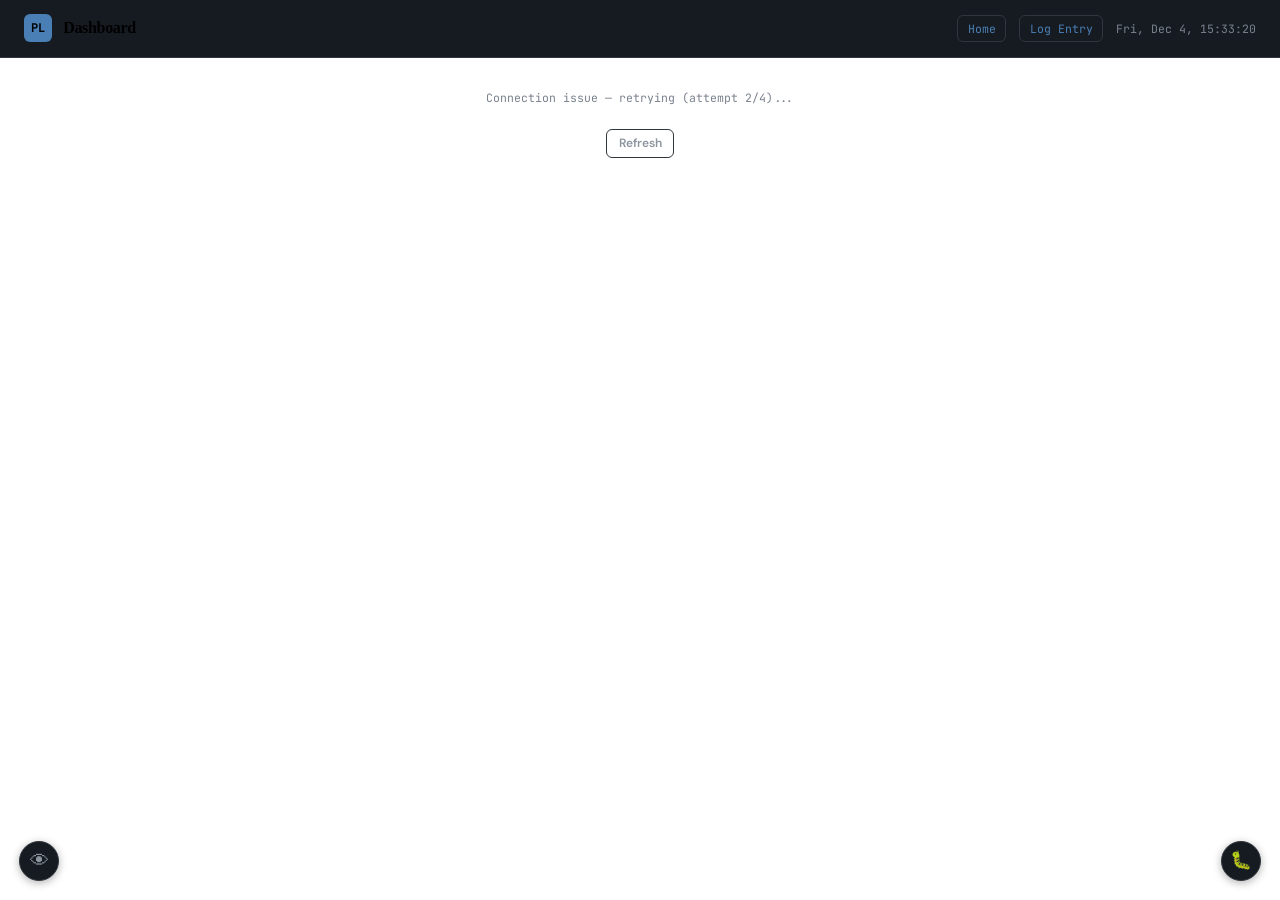
<file: dashboard.html>
<!DOCTYPE html>
<html lang="en">
<head>
<meta charset="UTF-8">
<meta name="viewport" content="width=device-width, initial-scale=1.0">
<title>Dashboard - Production Log</title>
<link rel="stylesheet" href="shared/theme.css">
<style>
  main { max-width: 720px; margin: 0 auto; padding: 1.5rem 1rem 4rem; }
  .section-head { padding: 0.7rem 1rem; display: flex; align-items: center; gap: 0.6rem; border-bottom: 1px solid var(--border); }
  .section-num { font-family: 'JetBrains Mono', monospace; font-size: 0.65rem; font-weight: 600; color: var(--accent); background: var(--accent-glow); padding: 0.12rem 0.45rem; border-radius: 4px; letter-spacing: 0.04em; }
  .section-label { font-size: 0.78rem; font-weight: 600; text-transform: uppercase; letter-spacing: 0.05em; color: var(--text-dim); }

  /* KPI Cards */
  .dash { display: grid; grid-template-columns: repeat(3, 1fr); gap: 0.6rem; margin-bottom: 0.75rem; }
  .kpi { background: var(--bg-card); border: 1px solid var(--border); border-radius: var(--radius-lg); padding: 0.8rem 1rem; display: flex; flex-direction: column; gap: 0.15rem; min-width: 0; }
  .kpi-val { font-family: 'JetBrains Mono', monospace; font-size: 1.4rem; font-weight: 700; letter-spacing: -0.03em; line-height: 1.2; overflow: hidden; text-overflow: ellipsis; white-space: nowrap; }
  .kpi-label { font-size: 0.68rem; font-weight: 600; text-transform: uppercase; letter-spacing: 0.05em; color: var(--text-muted); }
  .kpi-sub { font-family: 'JetBrains Mono', monospace; font-size: 0.65rem; color: var(--text-dim); }
  .kpi.accent .kpi-val { color: var(--accent); }
  .kpi.green .kpi-val { color: var(--green); }
  .kpi.red .kpi-val { color: var(--red); }

  /* Detail panels */
  .dash-detail { background: var(--bg-card); border: 1px solid var(--border); border-radius: var(--radius-lg); margin-bottom: 0.75rem; overflow: hidden; }
  .dash-bar-row { display: flex; align-items: center; gap: 0.6rem; padding: 0.4rem 1rem; font-size: 0.75rem; }
  .dash-bar-label { flex-shrink: 0; width: 120px; color: var(--text-dim); font-family: 'JetBrains Mono', monospace; font-size: 0.7rem; overflow: hidden; text-overflow: ellipsis; white-space: nowrap; }
  .dash-bar-track { flex: 1; height: 6px; background: var(--bg-input); border-radius: 3px; overflow: hidden; }
  .dash-bar-fill { height: 100%; border-radius: 3px; transition: width 0.4s ease; }
  .dash-bar-fill.accent { background: var(--accent); }
  .dash-bar-fill.green { background: var(--green); }
  .dash-bar-fill.red { background: var(--red); }
  .dash-bar-val { flex-shrink: 0; width: 50px; text-align: right; font-family: 'JetBrains Mono', monospace; font-size: 0.7rem; color: var(--text-dim); }

  /* Combo table */
  .combo-row { display: flex; align-items: center; gap: 0.5rem; padding: 0.45rem 1rem; border-bottom: 1px solid rgba(48,54,61,0.3); font-family: 'JetBrains Mono', monospace; font-size: 0.72rem; }
  .combo-row:last-child { border-bottom: none; }
  .combo-label { flex: 1; color: var(--text-dim); overflow: hidden; text-overflow: ellipsis; white-space: nowrap; }
  .combo-stat { flex-shrink: 0; text-align: right; color: var(--text-muted); font-size: 0.68rem; min-width: 50px; }
  .combo-count { flex-shrink: 0; text-align: right; color: var(--red); font-weight: 600; min-width: 30px; font-size: 0.75rem; }

  /* Trend chart */
  .trend-chart { padding: 0.8rem 1rem; }
  .trend-bars { display: flex; align-items: flex-end; gap: 2px; height: 80px; }
  .trend-bar { flex: 1; min-width: 8px; background: var(--accent); border-radius: 2px 2px 0 0; transition: height 0.4s ease; position: relative; cursor: default; }
  .trend-bar:hover { background: var(--accent-hover); }
  .trend-bar:hover .trend-tip { display: block; }
  .trend-tip { display: none; position: absolute; bottom: calc(100% + 4px); left: 50%; transform: translateX(-50%); background: var(--bg-card); border: 1px solid var(--border); border-radius: 4px; padding: 0.25rem 0.4rem; font-family: 'JetBrains Mono', monospace; font-size: 0.6rem; color: var(--text-dim); white-space: nowrap; z-index: 10; pointer-events: none; }
  .trend-labels { display: flex; justify-content: space-between; margin-top: 0.3rem; font-family: 'JetBrains Mono', monospace; font-size: 0.58rem; color: var(--text-muted); }

  /* Recent entries table */
  .log-table-wrap { overflow-x: auto; -webkit-overflow-scrolling: touch; }
  .log-table { width: 100%; border-collapse: collapse; font-family: 'JetBrains Mono', monospace; font-size: 0.72rem; }
  .log-table th { text-align: left; padding: 0.4rem 0.5rem; font-size: 0.65rem; font-weight: 600; text-transform: uppercase; letter-spacing: 0.04em; color: var(--text-muted); border-bottom: 1px solid var(--border); }
  .log-table td { padding: 0.35rem 0.5rem; border-bottom: 1px solid rgba(48,54,61,0.4); color: var(--text-dim); }

  /* Loading / refresh */
  .dash-status { text-align: center; padding: 0.5rem; font-size: 0.72rem; color: var(--text-muted); font-family: 'JetBrains Mono', monospace; }
  .btn-refresh { font-family: 'DM Sans', sans-serif; font-size: 0.75rem; font-weight: 600; color: var(--text-dim); background: transparent; border: 1px solid var(--border); border-radius: 6px; padding: 0.35rem 0.7rem; cursor: pointer; transition: all 0.15s; }
  .btn-refresh:hover { background: var(--bg-hover); color: var(--text); }

  @media (max-width: 540px) {
    .dash { grid-template-columns: 1fr; }
    header { padding: 0.9rem 1rem; }
    main { padding: 1rem 0.6rem 4rem; }
    .dash-bar-label { width: 90px; }
    .combo-row { font-size: 0.68rem; }
    .trend-bars { height: 60px; }
  }

</style>
</head>
<body>
<header>
  <div class="logo"><div class="logo-mark">PL</div><div class="logo-text">Dashboard</div></div>
  <div style="display:flex;align-items:center;gap:0.8rem;"><a href="index.html" class="nav-link">Home</a><a href="tracker.html" class="nav-link">Log Entry</a><div class="header-meta" id="clock"></div></div>
</header>
<main>
  <div class="dash-status" id="dashStatus">Loading...</div>

  <!-- Chart 1: Issues by Item (with time context) -->
  <div class="dash-detail" id="dashIssues" style="display:none;">
    <div class="section-head"><span class="section-num">01</span><span class="section-label">Quantity by Issue</span></div>
    <div id="dashIssuesBars"></div>
  </div>

  <!-- Chart 2: Quantity by Item -->
  <div class="dash-detail" id="dashItems" style="display:none;">
    <div class="section-head"><span class="section-num">02</span><span class="section-label">Quantity by Item</span></div>
    <div id="dashItemsBars"></div>
  </div>

  <!-- Chart 3: Quantity by Operation -->
  <div class="dash-detail" id="dashOps" style="display:none;">
    <div class="section-head"><span class="section-num">03</span><span class="section-label">Quantity by Operation</span></div>
    <div id="dashOpsBars"></div>
  </div>

  <!-- Chart 4: Recurring Item + Issue Combos -->
  <div class="dash-detail" id="dashCombos" style="display:none;">
    <div class="section-head"><span class="section-num">04</span><span class="section-label">Recurring Item + Issue Combos</span></div>
    <div id="dashCombosList"></div>
  </div>

  <!-- Chart 5: Weekly Issue Trend -->
  <div class="dash-detail" id="dashTrend" style="display:none;">
    <div class="section-head"><span class="section-num">05</span><span class="section-label">Weekly Issue Trend</span></div>
    <div class="trend-chart" id="dashTrendChart"></div>
  </div>

  <!-- Recent Entries -->
  <div class="dash-detail" id="dashRecent" style="display:none;">
    <div class="section-head"><span class="section-num">06</span><span class="section-label">Recent Entries</span></div>
    <div style="padding:0.5rem;">
      <div class="log-table-wrap">
        <table class="log-table">
          <thead><tr><th>#</th><th>Item / Op</th><th>Time</th><th>Qty</th><th>Issues</th></tr></thead>
          <tbody id="recentBody"></tbody>
        </table>
      </div>
    </div>
  </div>

  <div style="text-align:center;margin-top:1rem;">
    <button class="btn-refresh" onclick="loadDashboard()">Refresh</button>
  </div>
</main>

<script src="shared/config.js"></script>
<script src="shared/utils.js"></script>
<script>
async function fetchRetry(url,opts,retries=3,delay=1500,onRetry){
  for(let i=0;i<=retries;i++){
    try{const r=await fetch(url,opts); if(!r.ok&&i<retries){if(onRetry)onRetry(i+2,retries+1); await new Promise(w=>setTimeout(w,delay*(i+1)));continue;} return r;}
    catch(e){if(i>=retries)throw e; if(onRetry)onRetry(i+2,retries+1); await new Promise(w=>setTimeout(w,delay*(i+1)));}
  }
}

async function loadDashboard(){
  const status=document.getElementById('dashStatus');
  status.textContent='Loading...'; status.style.display='block';
  if(!SCRIPT_URL){status.textContent='No script URL configured. Go to Log Entry to set up.'; return;}
  try{
    const url=SCRIPT_URL+(SCRIPT_URL.includes('?')?'&':'?')+'action=dashboard&token='+API_TOKEN;
    const res=await fetchRetry(url,undefined,3,1500,(attempt,total)=>{status.textContent='Connection issue \u2014 retrying (attempt '+attempt+'/'+total+')...';});
    const d=await res.json();
    if(d.error) throw new Error(d.error);
    renderDashboard(d);
    status.style.display='none';
  }catch(e){
    status.textContent='Error: '+(e.message||'Could not load dashboard data. Check Apps Script deployment.');
  }
}

function renderDashboard(d){
  const issueCounts=d.issues_breakdown||{};
  const issueTimeCounts=d.issue_time_breakdown||{};
  const itemCounts=d.items_breakdown||{};
  const itemTimeCounts=d.item_time_breakdown||{};
  const opCounts=d.operations_breakdown||{};
  const opTimeCounts=d.operation_time_breakdown||{};
  const recurringCombos=d.recurring_combos||[];
  const weeklyTrend=d.weekly_trend||[];
  const recentEntries=d.recent_entries||[];

  // === Chart 1: Issues by Quantity ===
  renderItemBars('dashIssues','dashIssuesBars',issueCounts,issueTimeCounts,'red');

  // === Chart 2: Quantity by Item (with time annotation) ===
  renderItemBars('dashItems','dashItemsBars',itemCounts,itemTimeCounts);

  // === Chart 3: Quantity by Operation ===
  renderItemBars('dashOps','dashOpsBars',opCounts,opTimeCounts,'green');

  // === Chart 4: Recurring Combos ===
  renderCombos(recurringCombos);

  // === Chart 4: Weekly Trend ===
  renderTrend(weeklyTrend);

  // === Recent Entries ===
  if(recentEntries.length){
    document.getElementById('dashRecent').style.display='block';
    var tbody=document.getElementById('recentBody');
    tbody.innerHTML=recentEntries.map(function(e,i){
      var issues=(e.issues||'None').replace(/;/g,', ');
      return '<tr><td>'+(i+1)+'</td><td>'+esc(e.item||'')+'<br><span style="font-size:0.68rem;opacity:0.7">'+esc(e.operation||'')+'</span></td><td>'+(e.task_time_min||'?')+'m</td><td>'+(e.quantity||'')+'</td><td style="font-size:0.68rem">'+esc(issues)+'</td></tr>';
    }).join('');
  } else { document.getElementById('dashRecent').style.display='none'; }
}

function renderBars(panelId,barsId,counts,colorClass){
  var keys=Object.keys(counts).sort(function(a,b){return counts[b]-counts[a];});
  var panel=document.getElementById(panelId);
  var container=document.getElementById(barsId);
  if(keys.length){
    panel.style.display='block';
    var max=counts[keys[0]]||1;
    container.innerHTML=keys.map(function(k){
      return '<div class="dash-bar-row"><span class="dash-bar-label" title="'+esc(k)+'">'+esc(k)+'</span><div class="dash-bar-track"><div class="dash-bar-fill '+colorClass+'" style="width:'+Math.round((counts[k]/max)*100)+'%"></div></div><span class="dash-bar-val">'+counts[k]+'</span></div>';
    }).join('');
  } else { panel.style.display='none'; }
}

function renderItemBars(panelId,barsId,counts,timeCounts,colorClass){
  colorClass=colorClass||'accent';
  var keys=Object.keys(counts).sort(function(a,b){return counts[b]-counts[a];});
  var panel=document.getElementById(panelId);
  var container=document.getElementById(barsId);
  if(keys.length){
    panel.style.display='block';
    var max=counts[keys[0]]||1;
    container.innerHTML=keys.map(function(k){
      var timeStr=timeCounts[k]?(timeCounts[k]+'m'):'';
      return '<div class="dash-bar-row"><span class="dash-bar-label" title="'+esc(k)+'">'+esc(k)+'</span><div class="dash-bar-track"><div class="dash-bar-fill '+colorClass+'" style="width:'+Math.round((counts[k]/max)*100)+'%"></div></div><span class="dash-bar-val">'+counts[k]+(timeStr?' <span style="color:var(--text-muted);font-size:0.6rem">'+timeStr+'</span>':'')+'</span></div>';
    }).join('');
  } else { panel.style.display='none'; }
}

function renderCombos(combos){
  var panel=document.getElementById('dashCombos');
  var container=document.getElementById('dashCombosList');
  if(combos.length){
    panel.style.display='block';
    container.innerHTML=combos.map(function(c){
      return '<div class="combo-row"><span class="combo-label" title="'+esc(c.combo)+'">'+esc(c.combo)+'</span><span class="combo-stat">'+c.totalTime+'m</span><span class="combo-count">'+c.count+'x</span></div>';
    }).join('');
  } else { panel.style.display='none'; }
}

function renderTrend(weeks){
  var panel=document.getElementById('dashTrend');
  var container=document.getElementById('dashTrendChart');
  if(weeks.length<2){ panel.style.display='none'; return; }
  panel.style.display='block';
  var maxCount=Math.max.apply(null,weeks.map(function(w){return w.count;}));
  if(maxCount===0) maxCount=1;

  var barsHtml='<div class="trend-bars">';
  weeks.forEach(function(w){
    var pct=Math.max(2,Math.round((w.count/maxCount)*100));
    barsHtml+='<div class="trend-bar" style="height:'+pct+'%"><div class="trend-tip">'+esc(w.week)+'<br>'+w.count+' issues, '+w.totalTime+'m</div></div>';
  });
  barsHtml+='</div>';

  var labelsHtml='<div class="trend-labels"><span>'+esc(weeks[0].week)+'</span><span>'+esc(weeks[weeks.length-1].week)+'</span></div>';
  container.innerHTML=barsHtml+labelsHtml;
}

loadDashboard();

</script>

<script>initBugModal('Dashboard'); initA11yPanel();</script>
</body>
</html>
</file>
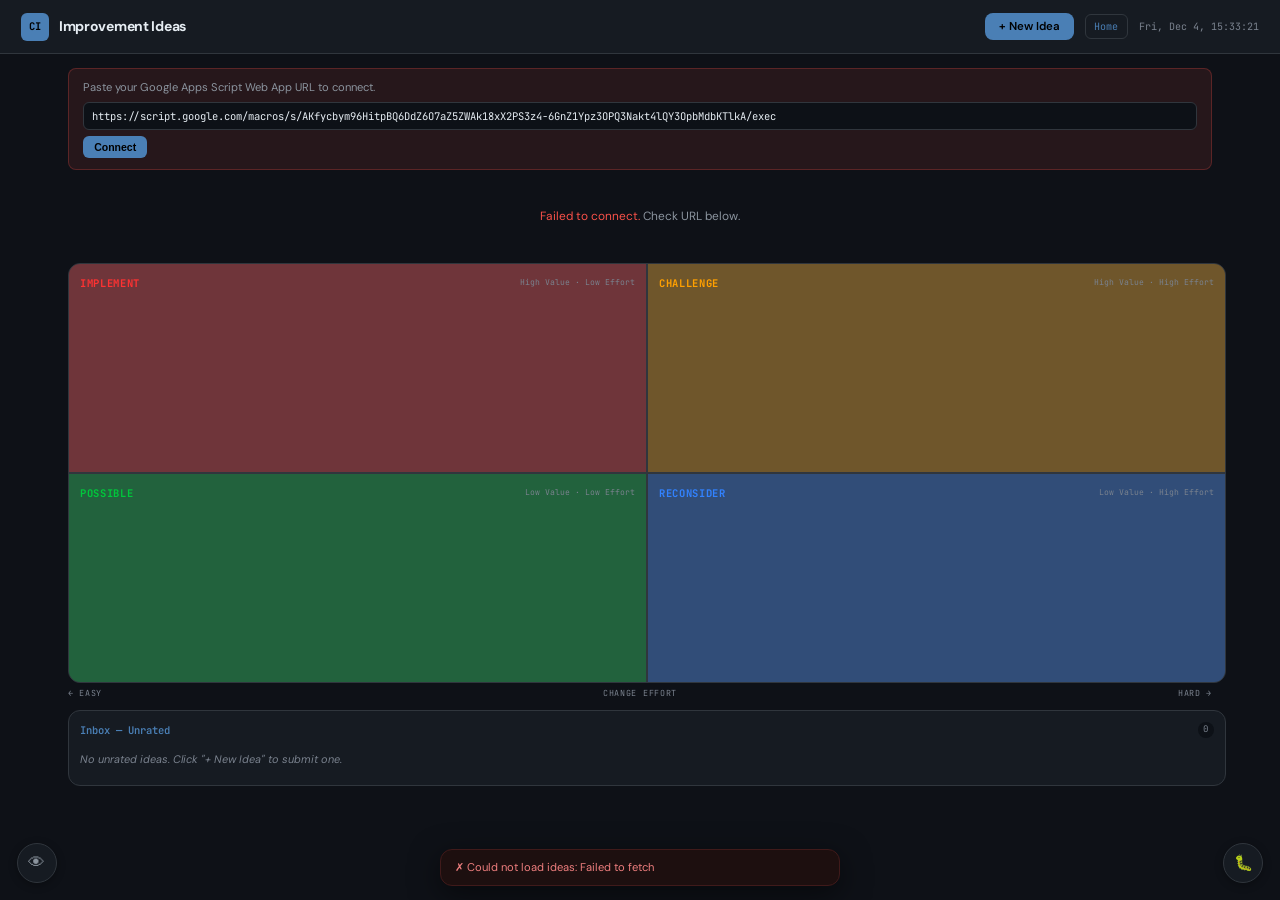
<file: improvement.html>
<!DOCTYPE html>
<html lang="en">
<head>
<meta charset="UTF-8">
<meta name="viewport" content="width=device-width, initial-scale=1.0">
<title>Improvement Ideas</title>
<link rel="stylesheet" href="shared/theme.css">
<style>
  html{font-size:14px;}
  body{font-family:'DM Sans',-apple-system,sans-serif;background:var(--bg);color:var(--text);min-height:100vh;line-height:1.4;}

  .btn-new{font-family:'DM Sans',sans-serif;font-size:0.82rem;font-weight:600;color:#000;background:var(--accent);border:none;border-radius:var(--radius);padding:0.45rem 1rem;cursor:pointer;transition:background 0.15s;}
  .btn-new:hover{background:var(--accent-hover);}
  /* ── LAYOUT ── */
  main{display:grid;grid-template-columns:1fr;gap:0.75rem;padding:1rem;max-width:1200px;margin:0 auto;}

  /* ── MATRIX ── */
  .matrix-wrap{position:relative;}
  .matrix-labels-y{position:absolute;left:-2.2rem;top:0;bottom:0;display:flex;flex-direction:column;justify-content:center;align-items:center;}
  .matrix-labels-y .axis-label{font-family:'JetBrains Mono',monospace;font-size:0.6rem;color:var(--text-muted);text-transform:uppercase;letter-spacing:0.08em;writing-mode:vertical-rl;transform:rotate(180deg);}
  .matrix-labels-x{display:flex;justify-content:center;padding-top:0.3rem;}
  .matrix-labels-x .axis-label{font-family:'JetBrains Mono',monospace;font-size:0.6rem;color:var(--text-muted);text-transform:uppercase;letter-spacing:0.08em;}

  .matrix{display:grid;grid-template-columns:1fr 1fr;grid-template-rows:1fr 1fr;gap:2px;background:var(--border);border:1px solid var(--border);border-radius:var(--radius-lg);overflow:hidden;min-height:420px;margin-left:1rem;transition:all 0.25s ease;}

  .quadrant{padding:0.8rem;display:flex;flex-direction:column;gap:0.4rem;min-height:200px;position:relative;}
  .quadrant .q-header{display:flex;justify-content:space-between;align-items:center;margin-bottom:0.3rem;}
  .quadrant .q-title{font-family:'JetBrains Mono',monospace;font-size:0.75rem;font-weight:700;text-transform:uppercase;letter-spacing:0.06em;}
  .quadrant .q-subtitle{font-family:'JetBrains Mono',monospace;font-size:0.58rem;color:var(--text-muted);}
  .quadrant .q-cards{display:flex;flex-wrap:wrap;gap:0.35rem;align-content:flex-start;}

  .q-implement{background:rgba(255,50,50,0.30);}
  .q-implement .q-title{color:#ff3232;}
  .q-challenge{background:rgba(255,160,0,0.30);}
  .q-challenge .q-title{color:#ffa000;}
  .q-possible{background:rgba(0,200,60,0.30);}
  .q-possible .q-title{color:#00c83c;}
  .q-kill{background:rgba(50,130,255,0.30);}
  .q-kill .q-title{color:#3282ff;}

  /* ── IDEA CARDS ── */
  .idea-card{
    background:var(--bg-card);border:1px solid var(--border);border-radius:6px;
    padding:0.5rem 0.65rem;cursor:pointer;transition:all 0.15s;width:200px;box-sizing:border-box;
    box-shadow:0 1px 4px rgba(0,0,0,0.25);
  }
  .idea-card:hover{border-color:var(--accent);transform:translateY(-2px);box-shadow:0 4px 14px rgba(0,0,0,0.4);}
  .idea-card .card-title{font-size:0.78rem;font-weight:600;color:var(--text);line-height:1.3;margin-bottom:0.25rem;}
  .idea-card .card-meta{display:flex;gap:0.4rem;align-items:center;flex-wrap:wrap;}
  .idea-card .card-tag{font-family:'JetBrains Mono',monospace;font-size:0.58rem;padding:0.1rem 0.35rem;border-radius:3px;font-weight:500;}
  .tag-safety{background:rgba(248,81,73,0.15);color:#f85149;}
  .tag-quality{background:rgba(88,166,255,0.15);color:#58a6ff;}
  .tag-efficiency{background:rgba(63,185,80,0.15);color:#3fb950;}
  .tag-cost{background:rgba(210,153,34,0.15);color:#d29922;}
  .tag-general{background:rgba(139,148,158,0.15);color:#8b949e;}
  .idea-card .card-name{font-size:0.6rem;color:var(--text-muted);}

  /* ── MINI CARDS (intermediate) ── */
  .mini-card{
    background:var(--bg-card);border:1px solid var(--border);border-radius:5px;
    padding:0.3rem 0.55rem;cursor:pointer;transition:all 0.12s;width:200px;box-sizing:border-box;
    display:flex;align-items:center;gap:0.4rem;overflow:hidden;
    box-shadow:0 1px 4px rgba(0,0,0,0.25);
  }
  .mini-card:hover{border-color:var(--accent);transform:translateY(-2px);box-shadow:0 4px 14px rgba(0,0,0,0.4);}
  .mini-card .mini-title{font-size:0.72rem;font-weight:600;color:var(--text);white-space:nowrap;overflow:hidden;text-overflow:ellipsis;flex:1;}
  .mini-card .card-tag{font-family:'JetBrains Mono',monospace;font-size:0.52rem;padding:0.08rem 0.3rem;border-radius:3px;font-weight:500;flex-shrink:0;}

  /* ── INBOX ── */
  .inbox{background:var(--bg-card);border:1px solid var(--border);border-radius:var(--radius-lg);padding:0.8rem;margin-left:1rem;}
  .inbox-header{display:flex;justify-content:space-between;align-items:center;margin-bottom:0.5rem;}
  .inbox-title{font-family:'JetBrains Mono',monospace;font-size:0.75rem;font-weight:600;color:var(--accent);}
  .inbox-count{font-family:'JetBrains Mono',monospace;font-size:0.65rem;color:var(--text-muted);background:var(--bg-input);padding:0.1rem 0.4rem;border-radius:10px;}
  .inbox-cards{display:flex;flex-wrap:wrap;gap:0.35rem;}
  .inbox-empty{font-size:0.78rem;color:var(--text-muted);font-style:italic;padding:0.5rem 0;}

  /* ── MODAL ── */
  .modal-bg{position:fixed;inset:0;background:rgba(10,13,19,0.85);backdrop-filter:blur(6px);z-index:100;display:flex;align-items:center;justify-content:center;opacity:0;pointer-events:none;transition:opacity 0.2s;}
  .modal-bg.open{opacity:1;pointer-events:all;}
  .modal{background:var(--bg-card);border:1px solid var(--border);border-radius:var(--radius-lg);width:100%;max-width:420px;overflow:hidden;transform:scale(0.95);transition:transform 0.2s;}
  .modal-bg.open .modal{transform:scale(1);}
  .modal-head{padding:0.7rem 1rem;border-bottom:1px solid var(--border);display:flex;justify-content:space-between;align-items:center;}
  .modal-head h3{font-size:0.9rem;font-weight:700;}
  .modal-close{background:none;border:none;color:var(--text-muted);font-size:1.2rem;cursor:pointer;padding:0.2rem;}
  .modal-close:hover{color:var(--text);}
  .modal-body{padding:1rem;}
  .modal-body .field{margin-bottom:0.75rem;}
  .modal-body label{display:block;font-size:0.7rem;font-weight:600;text-transform:uppercase;letter-spacing:0.05em;color:var(--text-muted);margin-bottom:0.25rem;}
  .modal-body label .req{color:var(--accent);}
  .modal-body input,.modal-body select{width:100%;font-family:'JetBrains Mono',monospace;font-size:0.85rem;color:var(--text);background:var(--bg-input);border:1px solid var(--border);border-radius:var(--radius);padding:0.5rem 0.7rem;outline:none;transition:border-color 0.15s;}
  .modal-body input:focus,.modal-body select:focus{border-color:var(--border-focus);}
  .modal-actions{display:flex;gap:0.5rem;margin-top:1rem;}
  .modal-actions .btn-submit{flex:1;font-family:'DM Sans',sans-serif;font-size:0.85rem;font-weight:700;color:#000;background:var(--accent);border:none;border-radius:var(--radius);padding:0.55rem;cursor:pointer;transition:background 0.15s;}
  .modal-actions .btn-submit:hover{background:var(--accent-hover);}
  .modal-actions .btn-cancel{font-family:'DM Sans',sans-serif;font-size:0.82rem;color:var(--text-dim);background:none;border:1px solid var(--border);border-radius:var(--radius);padding:0.5rem 0.8rem;cursor:pointer;}
  .btn-delete{font-family:'DM Sans',sans-serif;font-size:0.82rem;font-weight:600;color:var(--red);background:var(--red-bg);border:1px solid var(--red-border);border-radius:var(--radius);padding:0.5rem 0.8rem;cursor:pointer;transition:all 0.15s;}
  .btn-delete:hover{background:rgba(248,81,73,0.25);}
  .modal-actions-split{display:flex;justify-content:space-between;align-items:center;margin-top:1rem;}
  .modal-actions-split .actions-right{display:flex;gap:0.5rem;}

  /* ── RATE MODAL ── */
  .rate-options{display:grid;grid-template-columns:1fr 1fr;gap:0.4rem;margin-top:0.3rem;}
  .rate-btn{font-family:'JetBrains Mono',monospace;font-size:0.78rem;font-weight:500;padding:0.55rem;border:1px solid var(--border);border-radius:var(--radius);background:var(--bg-input);color:var(--text-dim);cursor:pointer;text-align:center;transition:all 0.12s;}
  .rate-btn:hover{border-color:var(--text-muted);color:var(--text);}
  .rate-btn.selected{border-color:var(--accent);background:var(--accent-glow);color:var(--accent);font-weight:600;}

  /* ── BUTTON LOADING ── */
  .btn-submit.loading{pointer-events:none;opacity:0.7;display:flex;align-items:center;justify-content:center;gap:0.5rem;}
  .btn-submit .spinner{display:none;width:14px;height:14px;border:2px solid rgba(0,0,0,0.2);border-top-color:#000;border-radius:50%;animation:spin 0.6s linear infinite;}
  .btn-submit.loading .spinner{display:inline-block;}
  @keyframes spin{to{transform:rotate(360deg);}}

  /* ── CONNECTION STATUS ── */
  .conn-status{text-align:center;padding:2rem 1rem;color:var(--text-dim);font-size:0.85rem;}
  .conn-status .spinner{display:inline-block;width:18px;height:18px;border:2px solid var(--border);border-top-color:var(--accent);border-radius:50%;animation:spin 0.8s linear infinite;vertical-align:middle;margin-right:0.5rem;}

  /* ── TOAST ── */
  .toast{position:fixed;bottom:1rem;left:50%;transform:translateX(-50%) translateY(120%);max-width:400px;width:calc(100% - 2rem);padding:0.7rem 1rem;border-radius:var(--radius-lg);font-size:0.8rem;opacity:0;transition:transform 0.3s,opacity 0.3s;z-index:200;box-shadow:0 8px 30px rgba(0,0,0,0.5);}
  .toast.show{transform:translateX(-50%) translateY(0);opacity:1;}
  .toast.ok{background:#0f1d15;border:1px solid #1a4028;color:#7ee89c;}
  .toast.err{background:#1d0f0f;border:1px solid #401a1a;color:#ee7e7e;}

  /* ── CONFIG BANNER ── */
  .config-banner{background:var(--red-bg);border:1px solid rgba(248,81,73,0.25);border-radius:var(--radius);padding:0.8rem 1rem;margin:0 1rem;display:none;}
  .config-banner.visible{display:block;}
  .config-banner p{font-size:0.8rem;color:var(--text-dim);}
  .config-banner input{width:100%;margin-top:0.4rem;padding:0.45rem 0.6rem;font-family:'JetBrains Mono',monospace;font-size:0.75rem;background:var(--bg-input);border:1px solid var(--border);border-radius:6px;color:var(--text);outline:none;}
  .config-banner button{margin-top:0.4rem;padding:0.35rem 0.8rem;background:var(--accent);color:#000;border:none;border-radius:6px;font-weight:600;font-size:0.75rem;cursor:pointer;}

  /* ── COMPACT CHIP CARDS (zoomed-out) ── */
  .chip-card{
    display:inline-flex;align-items:center;gap:0.3rem;
    background:var(--bg-card);border:1px solid var(--border);border-radius:4px;
    padding:0.2rem 0.45rem;cursor:pointer;transition:all 0.12s;
    width:200px;box-sizing:border-box;overflow:hidden;white-space:nowrap;
    box-shadow:0 1px 4px rgba(0,0,0,0.25);
  }
  .chip-card:hover{border-color:var(--accent);background:var(--bg-hover);transform:translateY(-2px);box-shadow:0 4px 14px rgba(0,0,0,0.4);}
  .chip-card .chip-dot{width:6px;height:6px;border-radius:50%;flex-shrink:0;}
  .chip-card .chip-label{font-size:0.65rem;font-weight:500;color:var(--text);overflow:hidden;text-overflow:ellipsis;}
  .chip-dot.dot-safety{background:#f85149;}
  .chip-dot.dot-quality{background:#58a6ff;}
  .chip-dot.dot-efficiency{background:#3fb950;}
  .chip-dot.dot-cost{background:#d29922;}
  .chip-dot.dot-general{background:#8b949e;}

  /* ── +N MORE BADGE ── */
  .more-badge{
    display:inline-flex;align-items:center;gap:0.25rem;
    font-family:'JetBrains Mono',monospace;font-size:0.65rem;font-weight:600;
    color:var(--accent);background:var(--accent-glow);border:1px dashed var(--accent);
    border-radius:4px;padding:0.2rem 0.5rem;cursor:pointer;transition:all 0.15s;
  }
  .more-badge:hover{background:rgba(224,149,43,0.22);transform:scale(1.05);}

  /* ── ZOOM LEVEL 1 — expanded quadrant ── */
  .matrix.zoom-1 .quadrant.zoom-target .q-cards{overflow-y:auto;max-height:300px;}

  /* ── ZOOM LEVEL 2 — single quadrant focus ── */
  .matrix.zoom-2{grid-template-columns:1fr!important;grid-template-rows:1fr!important;}
  .matrix.zoom-2 .quadrant{display:none;}
  .matrix.zoom-2 .quadrant.zoom-target{display:flex;min-height:380px;}
  .matrix.zoom-2 .quadrant.zoom-target .q-cards{overflow-y:auto;max-height:none;}

  /* Zoom-back button */
  .zoom-back{
    display:none;font-family:'JetBrains Mono',monospace;font-size:0.68rem;font-weight:600;
    color:var(--text-dim);background:var(--bg-input);border:1px solid var(--border);
    border-radius:var(--radius);padding:0.3rem 0.7rem;cursor:pointer;transition:all 0.15s;
    align-items:center;gap:0.3rem;
  }
  .zoom-back:hover{border-color:var(--accent);color:var(--accent);}
  .matrix.zoom-1+.matrix-labels-x .zoom-back,
  .matrix.zoom-2+.matrix-labels-x .zoom-back{display:inline-flex;}

  @media(max-width:700px){
    .matrix{min-height:340px;}
    .idea-card{max-width:100%;}
  }

</style>
</head>
<body>
<header>
  <div class="logo"><div class="logo-mark">CI</div><div class="logo-text">Improvement Ideas</div></div>
  <div style="display:flex;align-items:center;gap:0.8rem;"><button class="btn-new" onclick="openNewModal()">+ New Idea</button><a href="index.html" class="nav-link">Home</a><div class="header-meta" id="clock"></div></div>
</header>

<main>
  <div class="config-banner" id="configBanner">
    <p>Paste your Google Apps Script Web App URL to connect.</p>
    <input type="text" id="scriptUrl" placeholder="https://script.google.com/macros/s/.../exec">
    <button onclick="saveUrl()">Connect</button>
  </div>

  <div class="conn-status" id="connStatus">
    <span class="spinner"></span>Connecting to Google Sheet...
  </div>

  <!-- Value/Effort Matrix -->
  <div class="matrix-wrap" id="matrixWrap" style="display:none;">
    <div class="matrix">
      <div class="quadrant q-implement">
        <div class="q-header"><span class="q-title">Implement</span><span class="q-subtitle">High Value · Low Effort</span></div>
        <div class="q-cards" id="q-implement"></div>
      </div>
      <div class="quadrant q-challenge">
        <div class="q-header"><span class="q-title">Challenge</span><span class="q-subtitle">High Value · High Effort</span></div>
        <div class="q-cards" id="q-challenge"></div>
      </div>
      <div class="quadrant q-possible">
        <div class="q-header"><span class="q-title">Possible</span><span class="q-subtitle">Low Value · Low Effort</span></div>
        <div class="q-cards" id="q-possible"></div>
      </div>
      <div class="quadrant q-kill">
        <div class="q-header"><span class="q-title">Reconsider</span><span class="q-subtitle">Low Value · High Effort</span></div>
        <div class="q-cards" id="q-kill"></div>
      </div>
    </div>
    <div class="matrix-labels-x">
      <span class="axis-label" style="margin-right:auto;padding-left:1rem;">← Easy</span>
      <button class="zoom-back" onclick="zoomReset()">← All Quadrants</button>
      <span class="axis-label">Change Effort</span>
      <span class="axis-label" style="margin-left:auto;padding-right:1rem;">Hard →</span>
    </div>
  </div>

  <!-- Inbox -->
  <div class="inbox" id="inboxSection" style="display:none;">
    <div class="inbox-header">
      <span class="inbox-title">Inbox — Unrated</span>
      <span class="inbox-count" id="inboxCount">0</span>
    </div>
    <div class="inbox-cards" id="inboxCards">
      <span class="inbox-empty" id="inboxEmpty">No unrated ideas. Click "+ New Idea" to submit one.</span>
    </div>
  </div>
</main>

<!-- New Idea Modal -->
<div class="modal-bg" id="newModal">
  <div class="modal">
    <div class="modal-head"><h3>Submit an Idea</h3><button class="modal-close" onclick="closeNewModal()">&times;</button></div>
    <div class="modal-body">
      <div class="field"><label>Your Name <span class="req">*</span></label><input type="text" id="ideaName" placeholder="Name or initials"></div>
      <div class="field"><label>Idea Title <span class="req">*</span></label><input type="text" id="ideaTitle" placeholder="Short description of the improvement"></div>
      <div class="field"><label>Category</label>
        <select id="ideaCategory">
          <option value="Efficiency">Efficiency</option>
          <option value="Quality">Quality</option>
          <option value="Safety">Safety</option>
          <option value="Cost">Cost</option>
          <option value="General">General</option>
        </select>
      </div>
      <div class="modal-actions">
        <button class="btn-submit" id="btnSubmitIdea" onclick="submitIdea()"><span class="spinner"></span>Submit Idea</button>
        <button class="btn-cancel" onclick="closeNewModal()">Cancel</button>
      </div>
    </div>
  </div>
</div>

<!-- Edit / Rate Modal -->
<div class="modal-bg" id="rateModal">
  <div class="modal">
    <div class="modal-head"><h3 id="rateTitle">Edit Idea</h3><button class="modal-close" onclick="closeRateModal()">&times;</button></div>
    <div class="modal-body">
      <div class="field"><label>Title <span class="req">*</span></label><input type="text" id="editTitle" placeholder="Idea title"></div>
      <div class="field"><label>Category</label>
        <select id="editCategory">
          <option value="Efficiency">Efficiency</option>
          <option value="Quality">Quality</option>
          <option value="Safety">Safety</option>
          <option value="Cost">Cost</option>
          <option value="General">General</option>
        </select>
      </div>
      <div class="field"><label>Submitted By</label><input type="text" id="editName" placeholder="Name or initials"></div>
      <div class="field">
        <label>Business Value</label>
        <div class="rate-options">
          <div class="rate-btn" data-group="value" data-val="high" onclick="selectRate(this)">High Value</div>
          <div class="rate-btn" data-group="value" data-val="low" onclick="selectRate(this)">Low Value</div>
        </div>
      </div>
      <div class="field">
        <label>Change Effort</label>
        <div class="rate-options">
          <div class="rate-btn" data-group="effort" data-val="low" onclick="selectRate(this)">Easy</div>
          <div class="rate-btn" data-group="effort" data-val="high" onclick="selectRate(this)">Hard</div>
        </div>
      </div>
      <div class="field"><label>Rated By</label><input type="text" id="ratedBy" placeholder="Your name or initials"></div>
      <div class="modal-actions-split">
        <button class="btn-delete" id="btnDeleteIdea" onclick="deleteIdea()">Delete</button>
        <div class="actions-right">
          <button class="btn-submit" id="btnSaveRating" onclick="submitEdit()"><span class="spinner"></span>Save</button>
          <button class="btn-cancel" onclick="closeRateModal()">Cancel</button>
        </div>
      </div>
    </div>
  </div>
</div>

<div class="toast" id="toast"></div>

<script src="shared/config.js"></script>
<script src="shared/utils.js"></script>
<script>
let IDEAS=[];
let ratingIdeaId=null;
let toastTimer=null;
let zoomLevel=0;   // 0=overview, 1=expanded, 2=focused
let zoomTarget=null;
let zoomCooldown=false;
const CHIP_THRESHOLD=5; // show chips when idea count >= this

async function init(){
  if(SCRIPT_URL){document.getElementById('scriptUrl').value=SCRIPT_URL;await loadIdeas();}
  const lastName=localStorage.getItem('prodlog_ideas_name');
  if(lastName){document.getElementById('ideaName').value=lastName;document.getElementById('ratedBy').value=lastName;}
}

function saveUrl(){
  const url=document.getElementById('scriptUrl').value.trim();
  if(!url.startsWith('https://script.google.com/')){showToast('err','Invalid URL');return;}
  SCRIPT_URL=url;localStorage.setItem('prodlog_script_url',url);loadIdeas();
}

async function loadIdeas(){
  const status=document.getElementById('connStatus');
  const matrixWrap=document.getElementById('matrixWrap');
  const inboxSection=document.getElementById('inboxSection');
  status.style.display='block';matrixWrap.style.display='none';inboxSection.style.display='none';
  try{
    const res=await fetch(SCRIPT_URL+'?page=ideas&token='+API_TOKEN);
    const data=await res.json();
    if(data.error) throw new Error(data.error);
    IDEAS=data.ideas||[];
    renderIdeas();
    document.getElementById('configBanner').classList.remove('visible');
    status.style.display='none';matrixWrap.style.display='';inboxSection.style.display='';
  }catch(e){
    status.innerHTML='<span style="color:var(--red);">Failed to connect.</span> Check URL below.';
    matrixWrap.style.display='';inboxSection.style.display='';
    document.getElementById('configBanner').classList.add('visible');
    showToast('err','Could not load ideas: '+e.message);
  }
}

function renderIdeas(){
  const qids=['q-implement','q-challenge','q-possible','q-kill'];
  qids.forEach(id=>document.getElementById(id).innerHTML='');
  const inbox=document.getElementById('inboxCards');
  inbox.innerHTML='';
  let unratedCount=0;

  // Group rated ideas by quadrant
  const buckets={'q-implement':[],'q-challenge':[],'q-possible':[],'q-kill':[]};
  IDEAS.forEach(idea=>{
    if(!idea.value||!idea.effort){
      inbox.appendChild(makeCard(idea));
      unratedCount++;
    }else{
      buckets[getQuadrant(idea.value,idea.effort)].push(idea);
    }
  });

  // Render each quadrant based on zoom level
  qids.forEach(qid=>{
    const container=document.getElementById(qid);
    const ideas=buckets[qid];
    const isTarget=zoomTarget===qid;

    if(zoomLevel===0){
      // Overview: mini cards if <threshold, chips + "+N more" if >=threshold
      if(ideas.length<CHIP_THRESHOLD){
        ideas.forEach(idea=>container.appendChild(makeMini(idea)));
      }else{
        const visible=ideas.slice(0,CHIP_THRESHOLD);
        const overflow=ideas.length-CHIP_THRESHOLD;
        visible.forEach(idea=>container.appendChild(makeChip(idea)));
        if(overflow>0){
          const badge=document.createElement('span');
          badge.className='more-badge';
          badge.textContent='+'+overflow+' more';
          badge.onclick=(e)=>{e.stopPropagation();zoomTo(qid,2);};
          container.appendChild(badge);
        }
      }
    }else if(zoomLevel===1){
      if(isTarget){
        // Expanded target: full cards, all items
        ideas.forEach(idea=>container.appendChild(makeCard(idea)));
      }else{
        // Other quadrants: mini cards
        ideas.forEach(idea=>container.appendChild(makeMini(idea)));
      }
    }else{
      // Level 2: only target is visible (CSS hides others), full cards
      if(isTarget){
        ideas.forEach(idea=>container.appendChild(makeCard(idea)));
      }
    }
  });

  document.getElementById('inboxCount').textContent=unratedCount;
  if(unratedCount===0){
    const empty=document.createElement('span');
    empty.className='inbox-empty';
    empty.textContent='No unrated ideas. Click "+ New Idea" to submit one.';
    inbox.appendChild(empty);
  }
}

function makeCard(idea){
  const div=document.createElement('div');
  div.className='idea-card';
  div.onclick=()=>openRateModal(idea);
  const tagClass='tag-'+(idea.category||'general').toLowerCase();
  div.innerHTML='<div class="card-title">'+esc(idea.title)+'</div><div class="card-meta"><span class="card-tag '+tagClass+'">'+esc(idea.category||'General')+'</span><span class="card-name">'+esc(idea.name)+'</span></div>';
  return div;
}

function makeMini(idea){
  const div=document.createElement('div');
  div.className='mini-card';
  div.onclick=()=>openRateModal(idea);
  const tagClass='tag-'+(idea.category||'general').toLowerCase();
  div.innerHTML='<span class="mini-title">'+esc(idea.title)+'</span><span class="card-tag '+tagClass+'">'+esc(idea.category||'General')+'</span>';
  return div;
}

function makeChip(idea){
  const chip=document.createElement('div');
  chip.className='chip-card';
  chip.onclick=()=>openRateModal(idea);
  const dotClass='dot-'+(idea.category||'general').toLowerCase();
  chip.innerHTML='<span class="chip-dot '+dotClass+'"></span><span class="chip-label">'+esc(idea.title)+'</span>';
  return chip;
}

// Grid weighting for zoom level 1 based on quadrant position
const Q_POS={'q-implement':{col:'left',row:'top'},'q-challenge':{col:'right',row:'top'},'q-possible':{col:'left',row:'bottom'},'q-kill':{col:'right',row:'bottom'}};

function applyZoomCSS(){
  const matrix=document.querySelector('.matrix');
  matrix.classList.remove('zoom-1','zoom-2');
  matrix.style.gridTemplateColumns='';
  matrix.style.gridTemplateRows='';
  document.querySelectorAll('.quadrant').forEach(q=>q.classList.remove('zoom-target'));

  if(zoomLevel===1&&zoomTarget){
    matrix.classList.add('zoom-1');
    const pos=Q_POS[zoomTarget];
    matrix.style.gridTemplateColumns=pos.col==='left'?'1.5fr 1fr':'1fr 1.5fr';
    matrix.style.gridTemplateRows=pos.row==='top'?'1.5fr 1fr':'1fr 1.5fr';
    document.getElementById(zoomTarget).closest('.quadrant').classList.add('zoom-target');
  }else if(zoomLevel===2&&zoomTarget){
    matrix.classList.add('zoom-2');
    document.getElementById(zoomTarget).closest('.quadrant').classList.add('zoom-target');
  }
}

function zoomStep(qid,direction){
  if(direction>0){
    // Zooming in
    if(zoomLevel===0){zoomTarget=qid;zoomLevel=1;}
    else if(zoomLevel===1&&zoomTarget===qid){zoomLevel=2;}
    else if(zoomLevel===1&&zoomTarget!==qid){zoomTarget=qid;/* stay at 1, switch target */}
    else{return;}
  }else{
    // Zooming out
    if(zoomLevel===2){zoomLevel=1;}
    else if(zoomLevel===1){zoomLevel=0;zoomTarget=null;}
    else{return;}
  }
  applyZoomCSS();
  renderIdeas();
}

function zoomTo(qid,level){
  zoomTarget=level>0?qid:null;
  zoomLevel=level;
  applyZoomCSS();
  renderIdeas();
}

function zoomReset(){
  zoomLevel=0;zoomTarget=null;
  applyZoomCSS();
  renderIdeas();
}

function getQuadrant(value,effort){
  if(value==='high'&&effort==='low') return 'q-implement';
  if(value==='high'&&effort==='high') return 'q-challenge';
  if(value==='low'&&effort==='low') return 'q-possible';
  return 'q-kill';
}

// ── New Idea Modal ──
function openNewModal(){document.getElementById('newModal').classList.add('open');document.getElementById('ideaTitle').focus();}
function closeNewModal(){document.getElementById('newModal').classList.remove('open');}

async function submitIdea(){
  const name=document.getElementById('ideaName').value.trim();
  const title=document.getElementById('ideaTitle').value.trim();
  const category=document.getElementById('ideaCategory').value;
  if(!name||!title){showToast('err','Name and title are required.');return;}
  const btn=document.getElementById('btnSubmitIdea');
  btn.classList.add('loading');
  try{
    const res=await fetch(SCRIPT_URL,{method:'POST',headers:{'Content-Type':'text/plain'},body:JSON.stringify({action:'submitIdea',name,title,category,token:API_TOKEN})});
    const result=await res.json();
    if(result.success){
      IDEAS.push(result.idea);
      renderIdeas();
      showToast('ok','Idea submitted!');
      localStorage.setItem('prodlog_ideas_name',name);
      document.getElementById('ideaTitle').value='';
      closeNewModal();
    }else{showToast('err',result.error);}
  }catch(e){showToast('err','Connection error');}
  finally{btn.classList.remove('loading');}
}

// ── Edit / Rate Modal ──
function openRateModal(idea){
  ratingIdeaId=idea.id;
  document.getElementById('rateTitle').textContent='Edit Idea';
  document.getElementById('editTitle').value=idea.title||'';
  document.getElementById('editCategory').value=idea.category||'General';
  document.getElementById('editName').value=idea.name||'';
  // Clear selections
  document.querySelectorAll('#rateModal .rate-btn').forEach(b=>b.classList.remove('selected'));
  // Pre-select if already rated
  if(idea.value){document.querySelector('#rateModal .rate-btn[data-group="value"][data-val="'+idea.value+'"]').classList.add('selected');}
  if(idea.effort){document.querySelector('#rateModal .rate-btn[data-group="effort"][data-val="'+idea.effort+'"]').classList.add('selected');}
  const lastName=localStorage.getItem('prodlog_ideas_name')||'';
  document.getElementById('ratedBy').value=idea.rated_by||lastName;
  document.getElementById('rateModal').classList.add('open');
  document.getElementById('editTitle').focus();
}
function closeRateModal(){document.getElementById('rateModal').classList.remove('open');ratingIdeaId=null;}

function selectRate(btn){
  const group=btn.dataset.group;
  document.querySelectorAll('#rateModal .rate-btn[data-group="'+group+'"]').forEach(b=>b.classList.remove('selected'));
  btn.classList.add('selected');
}

async function submitEdit(){
  const title=document.getElementById('editTitle').value.trim();
  if(!title){showToast('err','Title is required.');return;}
  const category=document.getElementById('editCategory').value;
  const name=document.getElementById('editName').value.trim();
  const valueSel=document.querySelector('#rateModal .rate-btn[data-group="value"].selected');
  const effortSel=document.querySelector('#rateModal .rate-btn[data-group="effort"].selected');
  const ratedBy=document.getElementById('ratedBy').value.trim();
  if(ratedBy) localStorage.setItem('prodlog_ideas_name',ratedBy);
  const btn=document.getElementById('btnSaveRating');
  btn.classList.add('loading');
  try{
    const payload={action:'editIdea',id:ratingIdeaId,title,category,name};
    if(valueSel) payload.value=valueSel.dataset.val;
    if(effortSel) payload.effort=effortSel.dataset.val;
    if(ratedBy) payload.rated_by=ratedBy;
    payload.token=API_TOKEN;
    const res=await fetch(SCRIPT_URL,{method:'POST',headers:{'Content-Type':'text/plain'},body:JSON.stringify(payload)});
    const result=await res.json();
    if(result.success){
      const idea=IDEAS.find(i=>i.id==ratingIdeaId);
      if(idea){idea.title=title;idea.category=category;idea.name=name;if(valueSel)idea.value=valueSel.dataset.val;if(effortSel)idea.effort=effortSel.dataset.val;if(ratedBy)idea.rated_by=ratedBy;}
      renderIdeas();showToast('ok','Idea updated!');closeRateModal();
    }else{showToast('err',result.error||'Failed to save');}
  }catch(e){showToast('err','Connection error');}
  finally{btn.classList.remove('loading');}
}

async function deleteIdea(){
  if(!confirm('Delete this idea? This cannot be undone.')) return;
  const btn=document.getElementById('btnDeleteIdea');
  btn.textContent='Deleting...';
  try{
    const res=await fetch(SCRIPT_URL,{method:'POST',headers:{'Content-Type':'text/plain'},body:JSON.stringify({action:'deleteIdea',id:ratingIdeaId,token:API_TOKEN})});
    const result=await res.json();
    if(result.success){
      IDEAS=IDEAS.filter(i=>i.id!=ratingIdeaId);
      renderIdeas();showToast('ok','Idea deleted.');closeRateModal();
    }else{showToast('err',result.error||'Failed to delete');}
  }catch(e){showToast('err','Connection error');}
  finally{btn.textContent='Delete';}
}

// ── Utils ──
function showToast(type,msg){const t=document.getElementById('toast');t.textContent=(type==='ok'?'\u2713 ':'\u2717 ')+msg;t.className='toast '+type+' show';if(toastTimer)clearTimeout(toastTimer);toastTimer=setTimeout(()=>t.classList.remove('show'),4000);}

// Close modals on ESC, zoom reset first
document.addEventListener('keydown',e=>{if(e.key==='Escape'){if(zoomLevel>0){zoomReset();return;}closeNewModal();closeRateModal();}});

// Mouse wheel zoom on quadrants (up=zoom in, down=zoom out)
document.querySelector('.matrix').addEventListener('wheel',e=>{
  if(zoomCooldown) return;
  const quad=e.target.closest('.quadrant');
  if(!quad) return;
  const cardsDiv=quad.querySelector('.q-cards');
  if(!cardsDiv||!cardsDiv.id) return;

  if(e.deltaY<0){
    // Scroll up = zoom in
    e.preventDefault();
    zoomStep(cardsDiv.id,+1);
    zoomCooldown=true;setTimeout(()=>{zoomCooldown=false;},200);
  }else if(e.deltaY>0&&zoomLevel>0){
    // Scroll down = zoom out
    e.preventDefault();
    zoomStep(cardsDiv.id,-1);
    zoomCooldown=true;setTimeout(()=>{zoomCooldown=false;},200);
  }
},{passive:false});

init();


</script>

<script>initBugModal('Improvement'); initA11yPanel();</script>
</body>
</html>
</file>
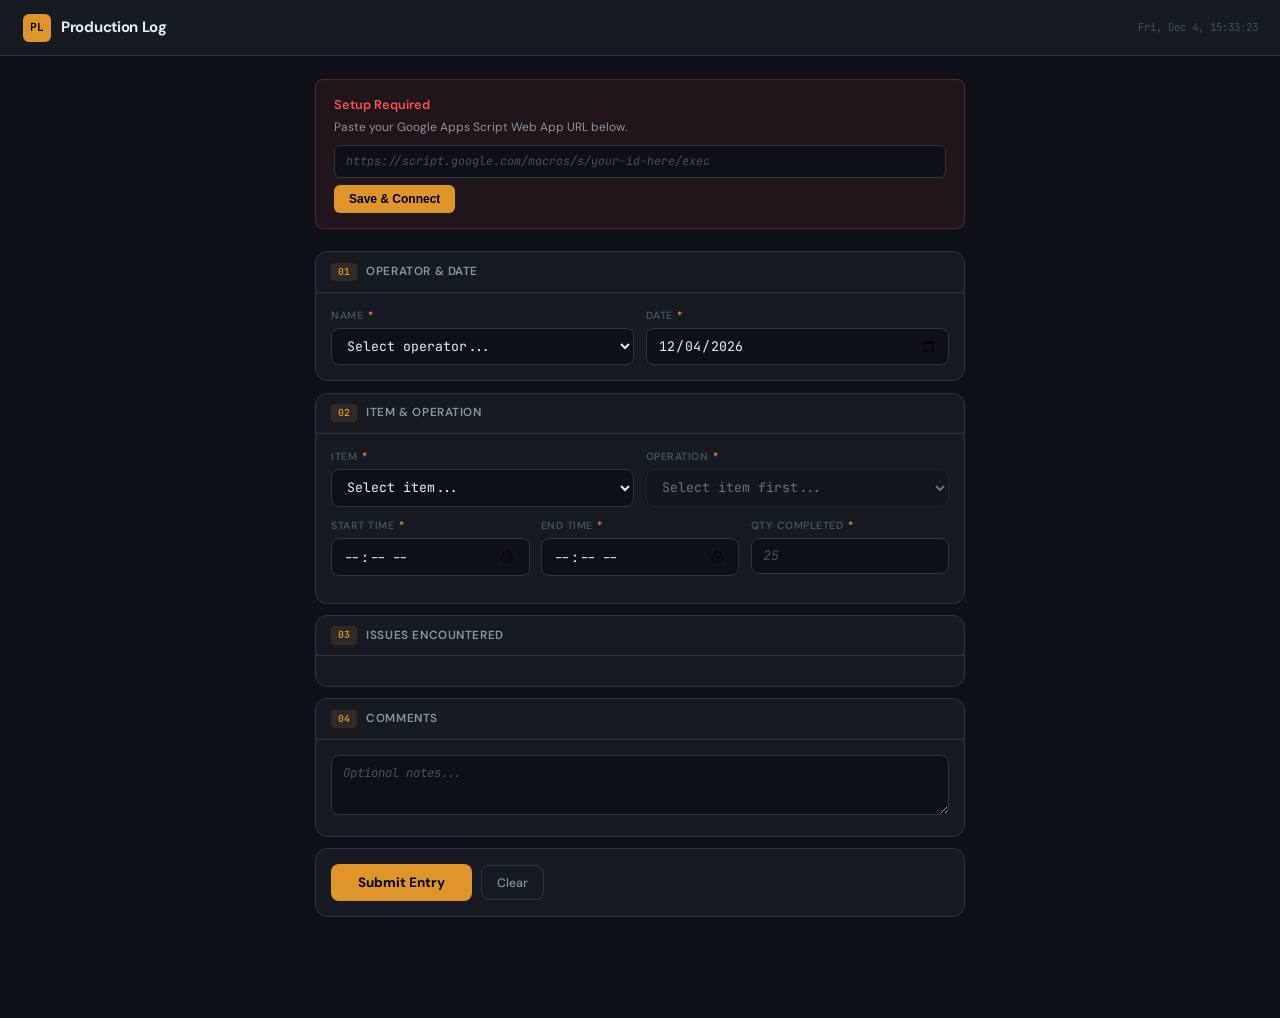
<file: ProductionIssuesLogForm.html>
<!DOCTYPE html>
<html lang="en">
<head>
<meta charset="UTF-8">
<meta name="viewport" content="width=device-width, initial-scale=1.0">
<title>Production Log</title>
<style>
  @import url('https://fonts.googleapis.com/css2?family=DM+Sans:wght@400;500;600;700&family=JetBrains+Mono:wght@400;500;600&display=swap');
  *, *::before, *::after { box-sizing: border-box; margin: 0; padding: 0; }
  :root {
    --bg: #0e1117; --bg-card: #161b22; --bg-input: #0d1117; --bg-hover: #1c2333;
    --border: #30363d; --border-focus: #e0952b; --text: #e6edf3; --text-dim: #8b949e;
    --text-muted: #484f58; --accent: #e0952b; --accent-hover: #f0a840;
    --accent-glow: rgba(224,149,43,0.12); --green: #3fb950; --green-bg: rgba(63,185,80,0.08);
    --red: #f85149; --red-bg: rgba(248,81,73,0.08); --radius: 8px; --radius-lg: 12px;
  }
  html { font-size: 15px; }
  body { font-family: 'DM Sans', -apple-system, sans-serif; background: var(--bg); color: var(--text); min-height: 100vh; line-height: 1.5; }
  header { background: var(--bg-card); border-bottom: 1px solid var(--border); padding: 0.9rem 1.5rem; display: flex; align-items: center; justify-content: space-between; position: sticky; top: 0; z-index: 50; backdrop-filter: blur(12px); }
  .logo { display: flex; align-items: center; gap: 0.7rem; }
  .logo-mark { width: 28px; height: 28px; background: var(--accent); border-radius: 6px; display: grid; place-items: center; font-family: 'JetBrains Mono', monospace; font-weight: 700; font-size: 0.75rem; color: #000; }
  .logo-text { font-size: 1rem; font-weight: 700; letter-spacing: -0.02em; }
  .header-meta { font-family: 'JetBrains Mono', monospace; font-size: 0.72rem; color: var(--text-muted); }
  main { max-width: 680px; margin: 0 auto; padding: 1.5rem 1rem 6rem; }
  .config-banner { background: var(--red-bg); border: 1px solid rgba(248,81,73,0.25); border-radius: var(--radius); padding: 1rem 1.2rem; margin-bottom: 1.5rem; display: none; }
  .config-banner.visible { display: block; }
  .config-banner h3 { color: var(--red); font-size: 0.85rem; font-weight: 600; margin-bottom: 0.3rem; }
  .config-banner p { font-size: 0.8rem; color: var(--text-dim); line-height: 1.6; }
  .config-banner input { width: 100%; margin-top: 0.5rem; padding: 0.5rem 0.7rem; font-family: 'JetBrains Mono', monospace; font-size: 0.78rem; background: var(--bg-input); border: 1px solid var(--border); border-radius: 6px; color: var(--text); outline: none; }
  .config-banner input:focus { border-color: var(--border-focus); }
  .config-banner button { margin-top: 0.5rem; padding: 0.45rem 1rem; background: var(--accent); color: #000; border: none; border-radius: 6px; font-weight: 600; font-size: 0.8rem; cursor: pointer; }
  .section { background: var(--bg-card); border: 1px solid var(--border); border-radius: var(--radius-lg); margin-bottom: 0.75rem; overflow: hidden; transition: border-color 0.2s; }
  .section:focus-within { border-color: rgba(224,149,43,0.3); }
  .section-head { padding: 0.7rem 1rem; display: flex; align-items: center; gap: 0.6rem; border-bottom: 1px solid var(--border); }
  .section-num { font-family: 'JetBrains Mono', monospace; font-size: 0.65rem; font-weight: 600; color: var(--accent); background: var(--accent-glow); padding: 0.12rem 0.45rem; border-radius: 4px; letter-spacing: 0.04em; }
  .section-label { font-size: 0.78rem; font-weight: 600; text-transform: uppercase; letter-spacing: 0.05em; color: var(--text-dim); }
  .section-body { padding: 1rem; }
  .row { display: grid; gap: 0.75rem; margin-bottom: 0.75rem; }
  .row:last-child { margin-bottom: 0; }
  .row.c2 { grid-template-columns: 1fr 1fr; }
  .row.c3 { grid-template-columns: 1fr 1fr 1fr; }
  @media (max-width: 540px) { .row.c2, .row.c3 { grid-template-columns: 1fr; } }
  .field label { display: block; font-size: 0.7rem; font-weight: 600; text-transform: uppercase; letter-spacing: 0.05em; color: var(--text-muted); margin-bottom: 0.3rem; }
  .field label .req { color: var(--accent); margin-left: 1px; }
  input, select, textarea { width: 100%; font-family: 'JetBrains Mono', monospace; font-size: 0.88rem; color: var(--text); background: var(--bg-input); border: 1px solid var(--border); border-radius: var(--radius); padding: 0.55rem 0.75rem; outline: none; transition: border-color 0.15s, box-shadow 0.15s; }
  input:focus, select:focus, textarea:focus { border-color: var(--border-focus); box-shadow: 0 0 0 3px var(--accent-glow); }
  select { cursor: pointer; }
  select:disabled { opacity: 0.4; cursor: not-allowed; }
  textarea { resize: vertical; min-height: 60px; font-size: 0.82rem; }
  input::placeholder, textarea::placeholder { color: var(--text-muted); font-style: italic; }
  .checks { display: grid; grid-template-columns: 1fr 1fr; gap: 0.35rem; }
  @media (max-width: 540px) { .checks { grid-template-columns: 1fr; } }
  .check-item { display: flex; align-items: center; gap: 0.45rem; padding: 0.45rem 0.65rem; border: 1px solid var(--border); border-radius: var(--radius); cursor: pointer; transition: all 0.12s; user-select: none; }
  .check-item:hover { background: var(--bg-hover); }
  .check-item.on { border-color: rgba(224,149,43,0.4); background: var(--accent-glow); }
  .check-item.none-on { border-color: rgba(63,185,80,0.4); background: var(--green-bg); }
  .check-item input[type="checkbox"] { width: 15px; height: 15px; accent-color: var(--accent); cursor: pointer; flex-shrink: 0; }
  .check-item span { font-size: 0.8rem; }
  .preview { margin-top: 0.75rem; padding: 0.6rem 0.8rem; background: rgba(224,149,43,0.04); border: 1px dashed rgba(224,149,43,0.2); border-radius: var(--radius); font-family: 'JetBrains Mono', monospace; font-size: 0.76rem; display: none; }
  .preview.on { display: block; }
  .prev-row { display: flex; justify-content: space-between; padding: 0.12rem 0; }
  .prev-label { color: var(--text-muted); }
  .prev-val { font-weight: 500; }
  .prev-val.bad { color: var(--red); }
  .actions { display: flex; gap: 0.6rem; align-items: center; padding: 1rem; }
  .btn-submit { font-family: 'DM Sans', sans-serif; font-size: 0.9rem; font-weight: 700; color: #000; background: var(--accent); border: none; border-radius: var(--radius); padding: 0.65rem 1.8rem; cursor: pointer; transition: background 0.15s, transform 0.08s; }
  .btn-submit:hover { background: var(--accent-hover); }
  .btn-submit:active { transform: scale(0.97); }
  .btn-submit:disabled { opacity: 0.4; cursor: not-allowed; }
  .btn-clear { font-family: 'DM Sans', sans-serif; font-size: 0.82rem; font-weight: 500; color: var(--text-dim); background: transparent; border: 1px solid var(--border); border-radius: var(--radius); padding: 0.55rem 1rem; cursor: pointer; transition: all 0.15s; }
  .btn-clear:hover { background: var(--bg-hover); color: var(--text); }
  .toast { position: fixed; bottom: 1.2rem; left: 50%; transform: translateX(-50%) translateY(120%); max-width: 460px; width: calc(100% - 2rem); padding: 0.85rem 1.1rem; border-radius: var(--radius-lg); font-size: 0.82rem; line-height: 1.5; opacity: 0; transition: transform 0.3s ease, opacity 0.3s ease; z-index: 100; box-shadow: 0 8px 30px rgba(0,0,0,0.5); }
  .toast.show { transform: translateX(-50%) translateY(0); opacity: 1; }
  .toast.ok { background: #0f1d15; border: 1px solid #1a4028; color: #7ee89c; }
  .toast.err { background: #1d0f0f; border: 1px solid #401a1a; color: #ee7e7e; }
  .toast-title { font-weight: 600; margin-bottom: 0.15rem; }
  .toast-body { font-family: 'JetBrains Mono', monospace; font-size: 0.74rem; opacity: 0.85; }
  .toast-x { position: absolute; top: 0.4rem; right: 0.6rem; background: none; border: none; color: inherit; font-size: 1rem; cursor: pointer; opacity: 0.5; padding: 0.2rem; }
  .toast-x:hover { opacity: 1; }
  .log-section { margin-top: 0.75rem; }
  .log-table { width: 100%; border-collapse: collapse; font-family: 'JetBrains Mono', monospace; font-size: 0.72rem; }
  .log-table th { text-align: left; padding: 0.4rem 0.5rem; font-size: 0.65rem; font-weight: 600; text-transform: uppercase; letter-spacing: 0.04em; color: var(--text-muted); border-bottom: 1px solid var(--border); }
  .log-table td { padding: 0.35rem 0.5rem; border-bottom: 1px solid rgba(48,54,61,0.4); color: var(--text-dim); }
</style>
</head>
<body>
<header>
  <div class="logo"><div class="logo-mark">PL</div><div class="logo-text">Production Log</div></div>
  <div class="header-meta" id="clock"></div>
</header>
<main>
  <div class="config-banner visible" id="configBanner">
    <h3>Setup Required</h3>
    <p>Paste your Google Apps Script Web App URL below.</p>
    <input type="text" id="scriptUrl" placeholder="https://script.google.com/macros/s/your-id-here/exec" value="">
    <button onclick="saveUrl()">Save &amp; Connect</button>
  </div>
  <div class="section"><div class="section-head"><span class="section-num">01</span><span class="section-label">Operator &amp; Date</span></div>
    <div class="section-body"><div class="row c2">
      <div class="field"><label>Name <span class="req">*</span></label><select id="name"><option value="">Select operator...</option></select></div>
      <div class="field"><label>Date <span class="req">*</span></label><input type="date" id="date"></div>
    </div></div>
  </div>
  <div class="section"><div class="section-head"><span class="section-num">02</span><span class="section-label">Item &amp; Operation</span></div>
    <div class="section-body">
      <div class="row c2">
        <div class="field"><label>Item <span class="req">*</span></label><select id="item" onchange="onItemChange()"><option value="">Select item...</option></select></div>
        <div class="field"><label>Operation <span class="req">*</span></label><select id="operation" disabled><option value="">Select item first...</option></select></div>
      </div>
      <div class="row c3">
        <div class="field"><label>Start Time <span class="req">*</span></label><input type="time" id="start_time"></div>
        <div class="field"><label>End Time <span class="req">*</span></label><input type="time" id="end_time"></div>
        <div class="field"><label>Qty Completed <span class="req">*</span></label><input type="number" id="quantity" min="1" placeholder="25"></div>
      </div>
      <div class="preview" id="preview">
        <div class="prev-row"><span class="prev-label">Task Time</span><span class="prev-val" id="pTime"></span></div>
        <div class="prev-row"><span class="prev-label">Time/Part</span><span class="prev-val" id="pPart"></span></div>
      </div>
    </div>
  </div>
  <div class="section"><div class="section-head"><span class="section-num">03</span><span class="section-label">Issues Encountered</span></div>
    <div class="section-body"><div class="checks" id="issueGrid"></div></div>
  </div>
  <div class="section"><div class="section-head"><span class="section-num">04</span><span class="section-label">Comments</span></div>
    <div class="section-body"><textarea id="comments" placeholder="Optional notes..."></textarea></div>
  </div>
  <div class="section"><div class="actions">
    <button class="btn-submit" id="submitBtn" onclick="submitForm()">Submit Entry</button>
    <button class="btn-clear" onclick="resetForm()">Clear</button>
  </div></div>
  <div class="section log-section" id="logSection" style="display:none;">
    <div class="section-head"><span class="section-num">LOG</span><span class="section-label">Session Entries</span></div>
    <div class="section-body" style="padding:0.5rem;">
      <table class="log-table"><thead><tr><th>#</th><th>Item</th><th>Operation</th><th>Time</th><th>Qty</th><th>T/Part</th></tr></thead><tbody id="logBody"></tbody></table>
    </div>
  </div>
</main>
<div class="toast" id="toast"><button class="toast-x" onclick="hideToast()">&times;</button><div class="toast-title" id="toastTitle"></div><div class="toast-body" id="toastBody"></div></div>

<script>
let CONFIG=null, SCRIPT_URL=localStorage.getItem('prodlog_script_url')||'', sessionEntries=[], toastTimer=null;

async function init(){
  updateClock(); setInterval(updateClock,1000);
  document.getElementById('date').value=new Date().toISOString().split('T')[0];
  if(SCRIPT_URL){document.getElementById('scriptUrl').value=SCRIPT_URL; await loadConfig();}
  const lastOp=localStorage.getItem('prodlog_operator'); if(lastOp) document.getElementById('name').value=lastOp;
  ['start_time','end_time','quantity','operation'].forEach(id=>{
    const el=document.getElementById(id); el.addEventListener('input',updatePreview); el.addEventListener('change',updatePreview);
  });
}

function saveUrl(){
  const url=document.getElementById('scriptUrl').value.trim();
  if(!url.startsWith('https://script.google.com/')){showToast('err','Invalid URL','Must start with https://script.google.com/');return;}
  SCRIPT_URL=url; localStorage.setItem('prodlog_script_url',url); loadConfig();
}

async function loadConfig(){
  try{const res=await fetch(SCRIPT_URL); CONFIG=await res.json(); if(CONFIG.error) throw new Error(CONFIG.error); populateForm(); document.getElementById('configBanner').classList.remove('visible');}
  catch(e){showToast('err','Connection Failed','Could not reach Google Sheet. Check URL and deployment.');}
}

function populateForm(){
  const ns=document.getElementById('name'); ns.innerHTML='<option value="">Select operator...</option>';
  CONFIG.employees.forEach(emp=>{const o=document.createElement('option'); o.value=emp; o.textContent=emp; ns.appendChild(o);});
  const is=document.getElementById('item'); is.innerHTML='<option value="">Select item...</option>';
  const items=[...new Set(CONFIG.operations.map(op=>op.item))];
  items.forEach(item=>{const o=document.createElement('option'); o.value=item; o.textContent=item; is.appendChild(o);});
  const grid=document.getElementById('issueGrid'); grid.innerHTML='';
  CONFIG.issue_types.forEach(issue=>{
    const lbl=document.createElement('label'); lbl.className='check-item'+(issue==='None'?' none-on':'');
    lbl.innerHTML='<input type="checkbox" value="'+issue+'" '+(issue==='None'?'checked':'')+' onchange="handleIssue(this)"><span>'+issue+'</span>';
    grid.appendChild(lbl);
  });
  const lastOp=localStorage.getItem('prodlog_operator'); if(lastOp) document.getElementById('name').value=lastOp;
  const lastItem=localStorage.getItem('prodlog_item'); if(lastItem){document.getElementById('item').value=lastItem; onItemChange();}
}

function onItemChange(){
  const itemVal=document.getElementById('item').value, opSel=document.getElementById('operation');
  if(!itemVal||!CONFIG){opSel.innerHTML='<option value="">Select item first...</option>'; opSel.disabled=true; updatePreview(); return;}
  const ops=CONFIG.operations.filter(op=>op.item===itemVal);
  opSel.innerHTML='<option value="">Select operation...</option>';
  ops.forEach(op=>{const o=document.createElement('option'); o.value=op.operation; o.textContent=op.operation; opSel.appendChild(o);});
  opSel.disabled=false;
  if(ops.length===1){opSel.value=ops[0].operation; updatePreview();}
  localStorage.setItem('prodlog_item',itemVal);
}

function handleIssue(cb){
  const all=document.querySelectorAll('#issueGrid input[type="checkbox"]'), none=document.querySelector('#issueGrid input[value="None"]');
  if(cb.value==='None'&&cb.checked) all.forEach(b=>{if(b.value!=='None') b.checked=false;});
  else if(cb.value!=='None'&&cb.checked) none.checked=false;
  if(!Array.from(all).some(b=>b.checked)) none.checked=true;
  document.querySelectorAll('.check-item').forEach(item=>{const box=item.querySelector('input'); item.classList.toggle('on',box.checked&&box.value!=='None'); item.classList.toggle('none-on',box.checked&&box.value==='None');});
}
function getIssues(){return Array.from(document.querySelectorAll('#issueGrid input:checked')).map(c=>c.value).join(';');}

function updatePreview(){
  const p=document.getElementById('preview'), s=document.getElementById('start_time').value, e=document.getElementById('end_time').value;
  const q=parseInt(document.getElementById('quantity').value), op=document.getElementById('operation').value;
  if(!s||!e||!q||!op){p.classList.remove('on');return;}
  const tt=toMin(e)-toMin(s); if(tt<=0||q<=0){p.classList.remove('on');return;}
  const tpp=tt/q, err=tt>480;
  document.getElementById('pTime').textContent=tt+' min'; document.getElementById('pTime').className='prev-val'+(err?' bad':'');
  document.getElementById('pPart').textContent=tpp.toFixed(2)+' min/part'; p.classList.add('on');
}
function toMin(t){const[h,m]=t.split(':').map(Number);return h*60+m;}

async function submitForm(){
  if(!SCRIPT_URL){showToast('err','Not Connected','Set up the script URL first.');return;}
  const btn=document.getElementById('submitBtn');
  const data={action:'submit', name:document.getElementById('name').value, date:document.getElementById('date').value,
    item:document.getElementById('item').value, operation:document.getElementById('operation').value,
    start_time:document.getElementById('start_time').value, end_time:document.getElementById('end_time').value,
    quantity:document.getElementById('quantity').value, issues:getIssues(), comments:document.getElementById('comments').value};
  if(!data.name||!data.date||!data.item||!data.operation||!data.start_time||!data.end_time||!data.quantity){showToast('err','Missing Fields','Fill in all required fields.');return;}
  const tt=toMin(data.end_time)-toMin(data.start_time);
  if(tt<=0){showToast('err','Time Error','End time must be after start time.');return;}
  btn.disabled=true; btn.textContent='Submitting...';
  try{
    const res=await fetch(SCRIPT_URL,{method:'POST',headers:{'Content-Type':'text/plain'},body:JSON.stringify(data)});
    const result=await res.json();
    if(result.success){const c=result.calculated; showToast('ok','Entry #'+result.id+' Saved', data.item+' \u2192 '+data.operation+' \u2014 '+c.task_time_min+'min, '+c.time_per_part+'min/part');
      localStorage.setItem('prodlog_operator',data.name); addToLog(result.id,data,c); clearTaskFields();
    }else{showToast('err','Error',result.error||'Unknown error');}
  }catch(e){showToast('err','Connection Error','Could not reach Google Sheet.');}
  btn.disabled=false; btn.textContent='Submit Entry';
}

function addToLog(id,data,calc){
  sessionEntries.push({id,data,calc}); document.getElementById('logSection').style.display='block';
  const body=document.getElementById('logBody'), tr=document.createElement('tr');
  tr.innerHTML='<td>'+sessionEntries.length+'</td><td>'+data.item+'</td><td style="font-size:0.68rem">'+data.operation+'</td><td>'+calc.task_time_min+'m</td><td>'+data.quantity+'</td><td>'+calc.time_per_part+'</td>';
  body.insertBefore(tr,body.firstChild);
}

function clearTaskFields(){
  document.getElementById('operation').value=''; document.getElementById('start_time').value='';
  document.getElementById('end_time').value=''; document.getElementById('quantity').value='';
  document.getElementById('comments').value=''; document.getElementById('preview').classList.remove('on');
  document.querySelectorAll('#issueGrid input[type="checkbox"]').forEach(cb=>{cb.checked=cb.value==='None';});
  document.querySelectorAll('.check-item').forEach(item=>{const box=item.querySelector('input'); item.classList.remove('on'); item.classList.toggle('none-on',box.value==='None');});
}
function resetForm(){document.getElementById('name').value=''; document.getElementById('date').value=new Date().toISOString().split('T')[0]; document.getElementById('item').value=''; onItemChange(); clearTaskFields();}

function showToast(type,title,body){const t=document.getElementById('toast'); document.getElementById('toastTitle').textContent=(type==='ok'?'\u2713 ':'\u2717 ')+title; document.getElementById('toastBody').textContent=body; t.className='toast '+type+' show'; if(toastTimer) clearTimeout(toastTimer); toastTimer=setTimeout(hideToast,7000);}
function hideToast(){document.getElementById('toast').classList.remove('show');}
function updateClock(){document.getElementById('clock').textContent=new Date().toLocaleString('en-US',{weekday:'short',month:'short',day:'numeric',hour:'2-digit',minute:'2-digit',second:'2-digit',hour12:false});}
init();
</script>
</body>
</html>
</file>
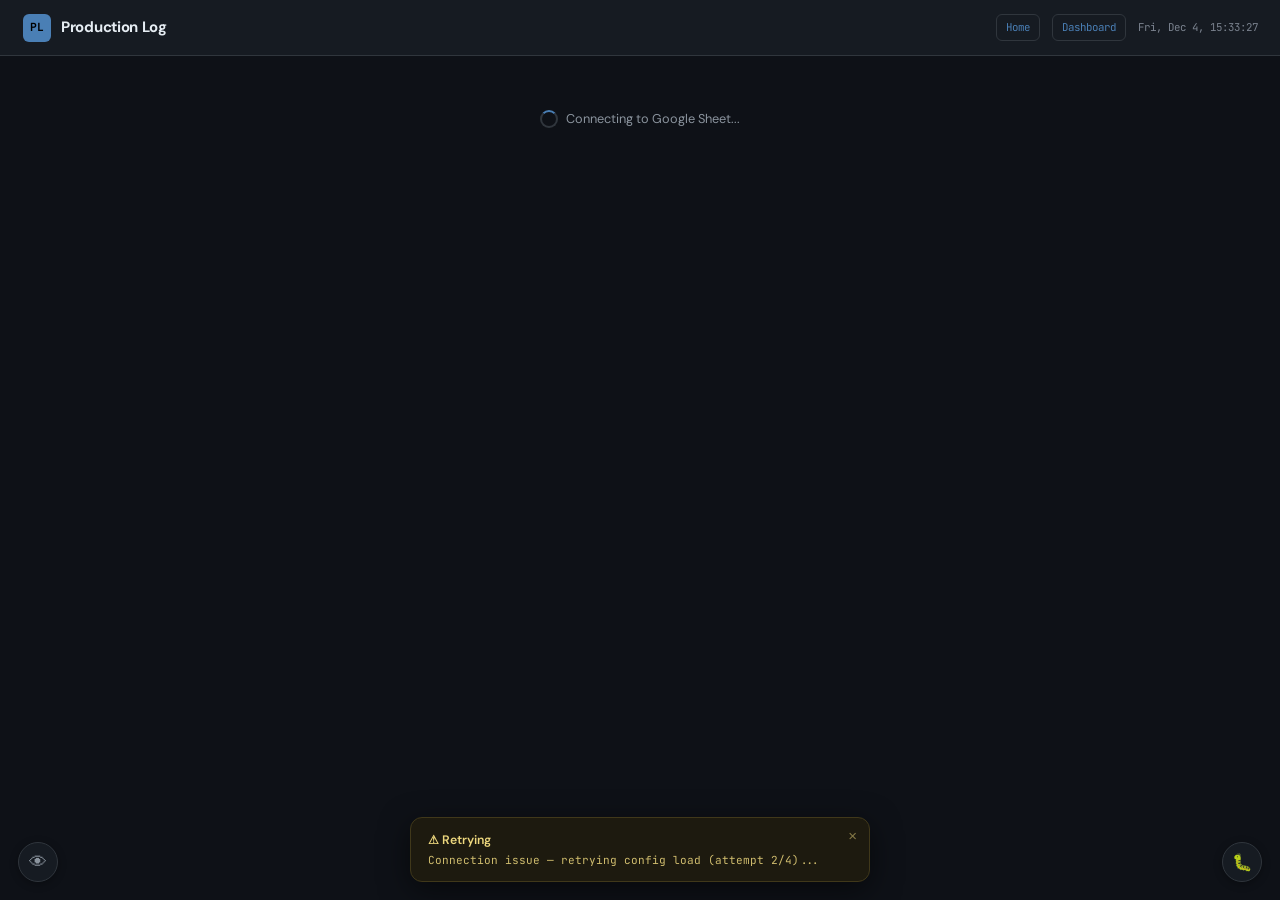
<file: tracker.html>
<!DOCTYPE html>
<html lang="en">
<head>
<meta charset="UTF-8">
<meta name="viewport" content="width=device-width, initial-scale=1.0">
<title>Production Log</title>
<link rel="stylesheet" href="shared/theme.css">
<style>
  html { font-size: 15px; }
  body { font-family: 'DM Sans', -apple-system, sans-serif; background: var(--bg); color: var(--text); min-height: 100vh; line-height: 1.5; overflow-x: hidden; }
  html { overflow-x: hidden; }
  main { max-width: 680px; margin: 0 auto; padding: 1.5rem 1rem 6rem; }
  .conn-status { text-align: center; padding: 2rem 1rem; color: var(--text-dim); font-size: 0.85rem; }
  .conn-status .spinner { display: inline-block; width: 18px; height: 18px; border: 2px solid var(--border); border-top-color: var(--accent); border-radius: 50%; animation: spin 0.8s linear infinite; vertical-align: middle; margin-right: 0.5rem; }
  @keyframes spin { to { transform: rotate(360deg); } }
  .form-disabled { opacity: 0.4; pointer-events: none; }
  .config-banner { background: var(--red-bg); border: 1px solid rgba(248,81,73,0.25); border-radius: var(--radius); padding: 1rem 1.2rem; margin-bottom: 1.5rem; display: none; }
  .config-banner.visible { display: block; }
  .config-banner h3 { color: var(--red); font-size: 0.85rem; font-weight: 600; margin-bottom: 0.3rem; }
  .config-banner p { font-size: 0.8rem; color: var(--text-dim); line-height: 1.6; }
  .config-banner input { width: 100%; margin-top: 0.5rem; padding: 0.5rem 0.7rem; font-family: 'JetBrains Mono', monospace; font-size: 0.78rem; background: var(--bg-input); border: 1px solid var(--border); border-radius: 6px; color: var(--text); outline: none; }
  .config-banner input:focus { border-color: var(--border-focus); }
  .config-banner button { margin-top: 0.5rem; padding: 0.45rem 1rem; background: var(--accent); color: #000; border: none; border-radius: 6px; font-weight: 600; font-size: 0.8rem; cursor: pointer; }
  .section { background: var(--bg-card); border: 1px solid var(--border); border-radius: var(--radius-lg); margin-bottom: 0.75rem; overflow: hidden; transition: border-color 0.2s; max-width: 100%; }
  .section:focus-within { border-color: rgba(224,149,43,0.3); }
  .section-head { padding: 0.7rem 1rem; display: flex; align-items: center; gap: 0.6rem; border-bottom: 1px solid var(--border); }
  .section-num { font-family: 'JetBrains Mono', monospace; font-size: 0.65rem; font-weight: 600; color: var(--accent); background: var(--accent-glow); padding: 0.12rem 0.45rem; border-radius: 4px; letter-spacing: 0.04em; }
  .section-label { font-size: 0.78rem; font-weight: 600; text-transform: uppercase; letter-spacing: 0.05em; color: var(--text-dim); }
  .section-body { padding: 1rem; }
  .row { display: grid; gap: 0.75rem; margin-bottom: 0.75rem; }
  .row:last-child { margin-bottom: 0; }
  .row.c2 { grid-template-columns: 1fr 1fr; }
  .row.c3 { grid-template-columns: 1fr 1fr 1fr; }
  @media (max-width: 540px) {
    .row.c2, .row.c3 { grid-template-columns: 1fr; }
    header { padding: 0.9rem 1rem; }
    main { padding: 1rem 0.6rem 6rem; }
    .section-body { padding: 0.75rem; }
    .actions { padding: 0.75rem; }
    input, select, textarea { font-size: 16px; }
  }
  .field { min-width: 0; overflow: hidden; }
  .field label { display: block; font-size: 0.7rem; font-weight: 600; text-transform: uppercase; letter-spacing: 0.05em; color: var(--text-muted); margin-bottom: 0.3rem; }
  .field label .req { color: var(--accent); margin-left: 1px; }
  input, select, textarea { width: 100%; max-width: 100%; font-family: 'JetBrains Mono', monospace; font-size: 0.88rem; color: var(--text); background: var(--bg-input); border: 1px solid var(--border); border-radius: var(--radius); padding: 0.55rem 0.75rem; outline: none; transition: border-color 0.15s, box-shadow 0.15s; }
  input:focus, select:focus, textarea:focus { border-color: var(--border-focus); box-shadow: 0 0 0 3px var(--accent-glow); }
  select { cursor: pointer; min-width: 0; text-overflow: ellipsis; }
  select:disabled { opacity: 0.4; cursor: not-allowed; }
  textarea { resize: vertical; min-height: 60px; font-size: 0.82rem; }
  input::placeholder, textarea::placeholder { color: var(--text-muted); font-style: italic; }
  input[type="date"], input[type="time"] { -webkit-appearance: none; appearance: none; min-width: 0; }
  input[type="time"]::-webkit-calendar-picker-indicator { filter: invert(0.7); cursor: pointer; }
  input[type="date"]::-webkit-calendar-picker-indicator { filter: invert(0.7); cursor: pointer; }
  .checks { display: grid; grid-template-columns: 1fr 1fr; gap: 0.35rem; }
  @media (max-width: 540px) { .checks { grid-template-columns: 1fr; } }
  .check-item { display: flex; align-items: center; gap: 0.45rem; padding: 0.45rem 0.65rem; border: 1px solid var(--border); border-radius: var(--radius); cursor: pointer; transition: all 0.12s; user-select: none; }
  .check-item:hover { background: var(--bg-hover); }
  .check-item.on { border-color: rgba(224,149,43,0.4); background: var(--accent-glow); }
  .check-item.none-on { border-color: rgba(63,185,80,0.4); background: var(--green-bg); }
  .check-item input[type="checkbox"] { width: 15px; height: 15px; accent-color: var(--accent); cursor: pointer; flex-shrink: 0; }
  .check-item span { font-size: 0.8rem; }
  .preview { margin-top: 0.75rem; padding: 0.6rem 0.8rem; background: rgba(224,149,43,0.04); border: 1px dashed rgba(224,149,43,0.2); border-radius: var(--radius); font-family: 'JetBrains Mono', monospace; font-size: 0.76rem; display: none; }
  .preview.on { display: block; }
  .prev-row { display: flex; justify-content: space-between; padding: 0.12rem 0; }
  .prev-label { color: var(--text-muted); }
  .prev-val { font-weight: 500; }
  .prev-val.bad { color: var(--red); }
  .actions { display: flex; gap: 0.6rem; align-items: center; padding: 1rem; }
  .btn-submit { font-family: 'DM Sans', sans-serif; font-size: 0.9rem; font-weight: 700; color: #000; background: var(--accent); border: none; border-radius: var(--radius); padding: 0.65rem 1.8rem; cursor: pointer; transition: background 0.15s, transform 0.08s; }
  .btn-submit:hover { background: var(--accent-hover); }
  .btn-submit:active { transform: scale(0.97); }
  .btn-submit:disabled { opacity: 0.4; cursor: not-allowed; }
  .btn-clear { font-family: 'DM Sans', sans-serif; font-size: 0.82rem; font-weight: 500; color: var(--text-dim); background: transparent; border: 1px solid var(--border); border-radius: var(--radius); padding: 0.55rem 1rem; cursor: pointer; transition: all 0.15s; }
  .btn-clear:hover { background: var(--bg-hover); color: var(--text); }
  .toast { position: fixed; bottom: 1.2rem; left: 50%; transform: translateX(-50%) translateY(120%); max-width: 460px; width: calc(100% - 2rem); padding: 0.85rem 1.1rem; border-radius: var(--radius-lg); font-size: 0.82rem; line-height: 1.5; opacity: 0; transition: transform 0.3s ease, opacity 0.3s ease; z-index: 100; box-shadow: 0 8px 30px rgba(0,0,0,0.5); }
  .toast.show { transform: translateX(-50%) translateY(0); opacity: 1; }
  .toast.ok { background: #0f1d15; border: 1px solid #1a4028; color: #7ee89c; }
  .toast.err { background: #1d0f0f; border: 1px solid #401a1a; color: #ee7e7e; }
  .toast.warn { background: #1d1a0f; border: 1px solid #40381a; color: #eed87e; }
  .toast-title { font-weight: 600; margin-bottom: 0.15rem; }
  .toast-body { font-family: 'JetBrains Mono', monospace; font-size: 0.74rem; opacity: 0.85; }
  .toast-x { position: absolute; top: 0.4rem; right: 0.6rem; background: none; border: none; color: inherit; font-size: 1rem; cursor: pointer; opacity: 0.5; padding: 0.2rem; }
  .toast-x:hover { opacity: 1; }
  .search-select { position: relative; }
  .search-select input[type="text"] { cursor: text; }
  .search-dropdown { display: none; position: fixed; max-height: 220px; overflow-y: auto; background: var(--bg-card); border: 1px solid var(--border-focus); border-radius: var(--radius); z-index: 200; box-shadow: 0 8px 24px rgba(0,0,0,0.45); }
  .search-dropdown.open { display: block; }
  .search-dropdown .sd-option { padding: 0.5rem 0.75rem; font-family: 'JetBrains Mono', monospace; font-size: 0.85rem; cursor: pointer; transition: background 0.1s; }
  .search-dropdown .sd-option:hover, .search-dropdown .sd-option.active { background: var(--bg-hover); }
  .search-dropdown .sd-option.add-new { color: var(--accent); font-weight: 600; border-top: 1px solid var(--border); }
  .search-dropdown .sd-empty { padding: 0.5rem 0.75rem; font-size: 0.8rem; color: var(--text-muted); font-style: italic; }
  .add-new-row { display: flex; gap: 0.4rem; margin-top: 0.4rem; }
  .add-new-row input { flex: 1; font-size: 0.82rem; padding: 0.45rem 0.65rem; }
  .add-new-row button { font-family: 'DM Sans', sans-serif; font-size: 0.75rem; font-weight: 600; padding: 0.4rem 0.7rem; border-radius: 6px; cursor: pointer; border: none; flex-shrink: 0; }
  .add-new-row .btn-add { background: var(--accent); color: #000; }
  .add-new-row .btn-cancel { background: transparent; color: var(--text-dim); border: 1px solid var(--border); }
  .log-section { margin-top: 0.75rem; }
  .log-table-wrap { overflow-x: auto; -webkit-overflow-scrolling: touch; }
  .log-table { width: 100%; border-collapse: collapse; font-family: 'JetBrains Mono', monospace; font-size: 0.72rem; }
  .log-table th { text-align: left; padding: 0.4rem 0.5rem; font-size: 0.65rem; font-weight: 600; text-transform: uppercase; letter-spacing: 0.04em; color: var(--text-muted); border-bottom: 1px solid var(--border); }
  .log-table td { padding: 0.35rem 0.5rem; border-bottom: 1px solid rgba(48,54,61,0.4); color: var(--text-dim); }
</style>
</head>
<body>
<header>
  <div class="logo"><div class="logo-mark" id="logoMark">PL</div><div class="logo-text">Production Log</div></div>
  <div style="display:flex;align-items:center;gap:0.8rem;"><a href="index.html" class="nav-link">Home</a><a href="dashboard.html" class="nav-link">Dashboard</a><div class="header-meta" id="clock"></div></div>
</header>
<main>
  <div class="config-banner" id="configBanner">
    <h3>Setup Required</h3>
    <p>Paste your Google Apps Script Web App URL below to override the default.</p>
    <input type="text" id="scriptUrl" placeholder="https://script.google.com/macros/s/your-id-here/exec" value="">
    <button onclick="saveUrl()">Save &amp; Connect</button>
  </div>
  <div class="conn-status" id="connStatus"><span class="spinner"></span>Connecting to Google Sheet...</div>
  <div id="formContainer" class="form-disabled" style="display:none;">
  <div class="section"><div class="section-head"><span class="section-num">01</span><span class="section-label">Date &amp; Time Spent on Issue</span></div>
    <div class="section-body">
      <div class="row c3">
        <div class="field"><label for="date">Date <span class="req">*</span></label><input type="date" id="date" aria-required="true"></div>
        <div class="field"><label for="start_time">Started <span class="req">*</span></label><input type="time" id="start_time" aria-required="true"></div>
        <div class="field"><label for="end_time">Ended <span class="req">*</span></label><input type="time" id="end_time" aria-required="true"></div>
      </div>
      <div class="preview" id="preview">
        <div class="prev-row"><span class="prev-label">Total Time</span><span class="prev-val" id="pTime"></span></div>
        <div class="prev-row"><span class="prev-label">Time/Part</span><span class="prev-val" id="pPart"></span></div>
      </div>
    </div>
  </div>
  <div class="section"><div class="section-head"><span class="section-num">02</span><span class="section-label">Item &amp; Operation</span></div>
    <div class="section-body">
      <div class="row">
        <div class="field"><label for="itemSearch">Item <span class="req">*</span></label>
          <div class="search-select" id="itemSearchWrap">
            <input type="text" id="itemSearch" placeholder="Select item..." autocomplete="off" aria-required="true" onclick="openItemDropdown()" oninput="filterItems()">
            <input type="hidden" id="item">
            <div class="search-dropdown" id="itemDropdown"></div>
          </div>
          <div class="add-new-row" id="addRow_item" style="display:none;"><input type="text" id="addInput_item" placeholder="New item name..."><button class="btn-add" onclick="confirmAdd('item')">Add</button><button class="btn-cancel" onclick="cancelAdd('item')">Cancel</button></div>
        </div>
        <div class="field"><label for="operation">Operation <span class="req">*</span></label><select id="operation" disabled aria-required="true"><option value="">Select item first...</option></select>
          <div class="add-new-row" id="addRow_operation" style="display:none;"><input type="text" id="addInput_operation" placeholder="New operation name..."><button class="btn-add" onclick="confirmAdd('operation')">Add</button><button class="btn-cancel" onclick="cancelAdd('operation')">Cancel</button></div>
        </div>
      </div>
      <div class="row c2">
        <div class="field"><label for="quantity">Quantity Affected by Issue <span class="req">*</span></label><input type="number" id="quantity" min="1" placeholder="25" aria-required="true"></div>
        <div class="field"><label for="job_number">Job Number</label><input type="text" id="job_number" placeholder="Job #"></div>
      </div>
    </div>
  </div>
  <div class="section"><div class="section-head"><span class="section-num">03</span><span class="section-label">Issue Designation</span></div>
    <div class="section-body"><div class="checks" id="issueGrid"></div></div>
  </div>
  <div class="section"><div class="section-head"><span class="section-num">04</span><span class="section-label">Comments</span></div>
    <div class="section-body"><label for="comments" class="sr-only">Comments</label><textarea id="comments" placeholder="Optional notes..."></textarea></div>
  </div>
  <div class="section"><div class="actions">
    <button class="btn-submit" id="submitBtn" onclick="submitForm()">Submit Entry</button>
    <button class="btn-clear" onclick="resetForm()">Clear</button>
  </div></div>
  <div class="section log-section" id="logSection" style="display:none;">
    <div class="section-head"><span class="section-num">LOG</span><span class="section-label">Session Entries</span></div>
    <div class="section-body" style="padding:0.5rem;">
      <div class="log-table-wrap"><table class="log-table"><thead><tr><th>#</th><th>Item / Operation</th><th>Time</th><th>Qty</th><th>T/Part</th></tr></thead><tbody id="logBody"></tbody></table></div>
    </div>
  </div>
  </div>
</main>
<div class="toast" id="toast"><button class="toast-x" onclick="hideToast()">&times;</button><div class="toast-title" id="toastTitle"></div><div class="toast-body" id="toastBody"></div></div>

<script src="shared/config.js"></script>
<script src="shared/utils.js"></script>
<script>
let CONFIG=null, sessionEntries=[], toastTimer=null;

async function init(){
  document.getElementById('date').value=new Date().toISOString().split('T')[0];
  if(SCRIPT_URL){document.getElementById('scriptUrl').value=SCRIPT_URL; await loadConfig();}
  ['start_time','end_time','quantity','operation'].forEach(id=>{
    const el=document.getElementById(id); el.addEventListener('input',updatePreview); el.addEventListener('change',updatePreview);
  });
}

function saveUrl(){
  const url=document.getElementById('scriptUrl').value.trim();
  if(!url.startsWith('https://script.google.com/')){showToast('err','Invalid URL','Must start with https://script.google.com/');return;}
  SCRIPT_URL=url; localStorage.setItem('prodlog_script_url',url); loadConfig();
}

async function fetchRetry(url,opts,retries=3,delay=1500,label='request'){
  for(let i=0;i<=retries;i++){
    try{const r=await fetch(url,opts); if(!r.ok&&i<retries){showToast('warn','Retrying','Connection issue — retrying '+label+' (attempt '+(i+2)+'/'+( retries+1)+')...'); await new Promise(w=>setTimeout(w,delay*(i+1)));continue;} return r;}
    catch(e){if(i>=retries)throw e; showToast('warn','Retrying','Connection issue — retrying '+label+' (attempt '+(i+2)+'/'+(retries+1)+')...'); await new Promise(w=>setTimeout(w,delay*(i+1)));}
  }
}

async function loadConfig(){
  const status=document.getElementById('connStatus'), form=document.getElementById('formContainer');
  status.style.display='block'; form.style.display='none'; form.classList.add('form-disabled');
  try{
    const res=await fetchRetry(SCRIPT_URL+(SCRIPT_URL.includes('?')?'&':'?')+'token='+API_TOKEN,undefined,3,1500,'config load'); CONFIG=await res.json(); if(CONFIG.error) throw new Error(CONFIG.error);
    populateForm(); document.getElementById('configBanner').classList.remove('visible');
    status.style.display='none'; form.style.display='block'; form.classList.remove('form-disabled');
  }catch(e){
    status.innerHTML='<span style="color:var(--red);">Failed to connect.</span> Check URL below.';
    form.style.display='block'; form.classList.add('form-disabled');
    document.getElementById('configBanner').classList.add('visible');
    showToast('err','Connection Failed','Could not reach Google Sheet. Check URL and deployment.');
  }
}

function getCustom(key){try{return JSON.parse(localStorage.getItem('prodlog_custom_'+key))||[];}catch(e){return[];}}
function saveCustom(key,arr){localStorage.setItem('prodlog_custom_'+key,JSON.stringify(arr));}

function pruneStaleCustom(){
  saveCustom('items',[]);
  saveCustom('operations',[]);
}

var allItemsList=[];
function populateForm(){
  pruneStaleCustom();
  const configItems=[...new Set(CONFIG.operations.map(op=>op.item))];
  allItemsList=[...new Set([...configItems,...getCustom('items')])];
  buildItemDropdown(allItemsList);

  const grid=document.getElementById('issueGrid'); grid.innerHTML='';
  const issueTypes=[...CONFIG.issue_types];
  if(!issueTypes.includes('Software')){const noneIdx=issueTypes.indexOf('None'); if(noneIdx>=0) issueTypes.splice(noneIdx,0,'Software'); else issueTypes.push('Software');}
  issueTypes.forEach(issue=>{
    const lbl=document.createElement('label'); lbl.className='check-item'+(issue==='None'?' none-on':'');
    lbl.innerHTML='<input type="checkbox" value="'+issue+'" '+(issue==='None'?'checked':'')+' onchange="handleIssue(this)"><span>'+issue+'</span>';
    grid.appendChild(lbl);
  });
  const lastItem=localStorage.getItem('prodlog_item');
  if(lastItem && allItemsList.includes(lastItem)){document.getElementById('item').value=lastItem; document.getElementById('itemSearch').value=lastItem; onItemChange();}
}

function buildItemDropdown(items,filter){
  const dd=document.getElementById('itemDropdown'); dd.innerHTML='';
  const q=(filter||'').toLowerCase();
  const filtered=q?items.filter(i=>i.toLowerCase().includes(q)):items;
  if(filtered.length===0 && q){dd.innerHTML='<div class="sd-empty">No matches</div>';}
  filtered.forEach(function(item){
    const div=document.createElement('div'); div.className='sd-option'; div.textContent=item;
    div.onclick=function(){selectItem(item);}; dd.appendChild(div);
  });
  const addDiv=document.createElement('div'); addDiv.className='sd-option add-new'; addDiv.textContent='+ Add new...';
  addDiv.onclick=function(){closeItemDropdown(); document.getElementById('item').value=''; document.getElementById('itemSearch').value=''; document.getElementById('addRow_item').style.display='flex'; document.getElementById('addInput_item').focus();};
  dd.appendChild(addDiv);
}

function selectItem(val){
  document.getElementById('item').value=val;
  document.getElementById('itemSearch').value=val;
  closeItemDropdown();
  onItemChange();
}

function positionDropdown(){
  const input=document.getElementById('itemSearch');
  const dd=document.getElementById('itemDropdown');
  const rect=input.getBoundingClientRect();
  dd.style.top=(rect.bottom+2)+'px';
  dd.style.left=rect.left+'px';
  dd.style.width=rect.width+'px';
}

function openItemDropdown(){
  document.getElementById('itemSearch').select();
  buildItemDropdown(allItemsList);
  positionDropdown();
  document.getElementById('itemDropdown').classList.add('open');
}

function closeItemDropdown(){document.getElementById('itemDropdown').classList.remove('open');}

function filterItems(){
  const q=document.getElementById('itemSearch').value;
  buildItemDropdown(allItemsList,q);
  positionDropdown();
  document.getElementById('itemDropdown').classList.add('open');
  if(!q){document.getElementById('item').value=''; onItemChange();}
}

document.addEventListener('click',function(e){
  if(!document.getElementById('itemSearchWrap').contains(e.target)){closeItemDropdown();}
});

document.getElementById('itemSearch').addEventListener('keydown',function(e){
  const dd=document.getElementById('itemDropdown');
  const opts=dd.querySelectorAll('.sd-option:not(.add-new)');
  let idx=-1; opts.forEach(function(o,i){if(o.classList.contains('active'))idx=i;});
  if(e.key==='ArrowDown'){e.preventDefault(); if(idx<opts.length-1){if(idx>=0)opts[idx].classList.remove('active'); opts[idx+1].classList.add('active'); opts[idx+1].scrollIntoView({block:'nearest'});}}
  else if(e.key==='ArrowUp'){e.preventDefault(); if(idx>0){opts[idx].classList.remove('active'); opts[idx-1].classList.add('active'); opts[idx-1].scrollIntoView({block:'nearest'});}}
  else if(e.key==='Enter'){e.preventDefault(); if(idx>=0){opts[idx].click();}else if(opts.length===1){opts[0].click();}}
  else if(e.key==='Escape'){closeItemDropdown(); e.target.blur();}
});

function handleAddNew(sel,type){
  if(sel.value!=='__add_new__') return;
  sel.value='';
  document.getElementById('addRow_'+type).style.display='flex';
  document.getElementById('addInput_'+type).focus();
}

async function syncToConfig(configType, value, item){
  if(!SCRIPT_URL) return;
  const payload={action:'add_config', config_type:configType, value:value, token:API_TOKEN};
  if(item) payload.item=item;
  try{
    await fetchRetry(SCRIPT_URL,{method:'POST',headers:{'Content-Type':'text/plain'},body:JSON.stringify(payload)},3,1500,'config sync');
  }catch(e){showToast('err','Sync Warning','Added locally but failed to sync to Google Sheet.');}
}

function confirmAdd(type){
  const input=document.getElementById('addInput_'+type);
  const val=input.value.trim();
  if(!val){showToast('err','Empty','Please enter a name.');return;}

  if(type==='item'){
    const custom=getCustom('items'); if(!custom.includes(val)){custom.push(val); saveCustom('items',custom);}
    if(!allItemsList.includes(val)) allItemsList.push(val);
    selectItem(val);
    syncToConfig('item',val);
  } else if(type==='operation'){
    const currentItem=document.getElementById('item').value;
    if(!currentItem){showToast('err','No Item','Select an item first.');return;}
    const custom=getCustom('operations');
    if(!custom.some(o=>o.item===currentItem&&o.operation===val)){custom.push({item:currentItem,operation:val}); saveCustom('operations',custom);}
    const sel=document.getElementById('operation');
    const addOpt=sel.querySelector('option[value="__add_new__"]');
    sel.insertBefore(new Option(val,val),addOpt);
    sel.value=val;
    updatePreview();
    syncToConfig('operation',val,currentItem);
  }
  input.value='';
  document.getElementById('addRow_'+type).style.display='none';
}

function cancelAdd(type){
  document.getElementById('addInput_'+type).value='';
  document.getElementById('addRow_'+type).style.display='none';
}
['item','operation'].forEach(type=>{
  document.getElementById('addInput_'+type).addEventListener('keydown',e=>{
    if(e.key==='Enter')confirmAdd(type); if(e.key==='Escape')cancelAdd(type);
  });
});

function onItemChange(){
  const itemVal=document.getElementById('item').value, opSel=document.getElementById('operation');
  if(!itemVal||itemVal==='__add_new__'){opSel.innerHTML='<option value="">Select item first...</option>'; opSel.disabled=true; updatePreview(); return;}
  const configOps=CONFIG?CONFIG.operations.filter(op=>op.item===itemVal):[];
  const customOps=getCustom('operations').filter(op=>op.item===itemVal);
  const allOps=[...new Set([...configOps.map(o=>o.operation),...customOps.map(o=>o.operation)])];
  opSel.innerHTML='<option value="">Select operation...</option>';
  allOps.forEach(op=>{const o=document.createElement('option'); o.value=op; o.textContent=op; opSel.appendChild(o);});
  opSel.appendChild(new Option('+ Add new...','__add_new__'));
  opSel.disabled=false;
  opSel.onchange=function(){handleAddNew(opSel,'operation');updatePreview();};
  if(allOps.length===1){opSel.value=allOps[0]; updatePreview();}
  localStorage.setItem('prodlog_item',itemVal);
}

function handleIssue(cb){
  const all=document.querySelectorAll('#issueGrid input[type="checkbox"]'), none=document.querySelector('#issueGrid input[value="None"]');
  if(cb.value==='None'&&cb.checked) all.forEach(b=>{if(b.value!=='None') b.checked=false;});
  else if(cb.value!=='None'&&cb.checked) none.checked=false;
  if(!Array.from(all).some(b=>b.checked)) none.checked=true;
  document.querySelectorAll('.check-item').forEach(item=>{const box=item.querySelector('input'); item.classList.toggle('on',box.checked&&box.value!=='None'); item.classList.toggle('none-on',box.checked&&box.value==='None');});
}
function getIssues(){return Array.from(document.querySelectorAll('#issueGrid input:checked')).map(c=>c.value).join(';');}

function getTimeSpent(){
  const s=document.getElementById('start_time').value, e=document.getElementById('end_time').value;
  if(!s||!e) return 0;
  const sp=s.split(':'), ep=e.split(':');
  const startMin=parseInt(sp[0])*60+parseInt(sp[1]), endMin=parseInt(ep[0])*60+parseInt(ep[1]);
  return endMin-startMin;
}
function updatePreview(){
  const p=document.getElementById('preview'), tt=getTimeSpent();
  const q=parseInt(document.getElementById('quantity').value);
  if(!tt||tt<=0){p.classList.remove('on');return;}
  if(!q||q<=0){document.getElementById('pTime').textContent=tt+' min'; document.getElementById('pTime').className='prev-val'+(tt>480?' bad':''); document.getElementById('pPart').textContent='\u2014'; p.classList.add('on'); return;}
  const tpp=tt/q, err=tt>480;
  document.getElementById('pTime').textContent=tt+' min'; document.getElementById('pTime').className='prev-val'+(err?' bad':'');
  document.getElementById('pPart').textContent=tpp.toFixed(2)+' min/part'; p.classList.add('on');
}

async function submitForm(){
  if(!SCRIPT_URL){showToast('err','Not Connected','Set up the script URL first.');return;}
  const btn=document.getElementById('submitBtn');
  const tt=getTimeSpent();
  const data={action:'submit', token:API_TOKEN, date:document.getElementById('date').value,
    item:document.getElementById('item').value, operation:document.getElementById('operation').value,
    start_time:document.getElementById('start_time').value, end_time:document.getElementById('end_time').value,
    quantity:document.getElementById('quantity').value, job_number:document.getElementById('job_number').value, issues:getIssues(), comments:document.getElementById('comments').value};
  if(!data.date||!data.item||!data.operation||!data.start_time||!data.end_time||!data.quantity){showToast('err','Missing Fields','Fill in all required fields.');return;}
  if(tt<=0){showToast('err','Time Error','End time must be after start time.');return;}
  btn.disabled=true; btn.textContent='Submitting...';
  try{
    const res=await fetchRetry(SCRIPT_URL,{method:'POST',headers:{'Content-Type':'text/plain'},body:JSON.stringify(data)},3,1500,'submission');
    const result=await res.json();
    if(result.success){const c=result.calculated; showToast('ok','Entry #'+result.id+' Saved', data.item+' \u2192 '+data.operation+' \u2014 '+c.task_time_min+'min, '+c.time_per_part+'min/part');
      addToLog(result.id,data,c); clearTaskFields();
    }else{showToast('err','Error',result.error||'Unknown error');}
  }catch(e){showToast('err','Connection Error','Could not reach Google Sheet.');}
  btn.disabled=false; btn.textContent='Submit Entry';
}

function addToLog(id,data,calc){
  sessionEntries.push({id,data,calc}); document.getElementById('logSection').style.display='block';
  const body=document.getElementById('logBody'), tr=document.createElement('tr');
  tr.innerHTML='<td>'+sessionEntries.length+'</td><td>'+esc(data.item)+'<br><span style="font-size:0.68rem;opacity:0.7">'+esc(data.operation)+'</span></td><td>'+esc(calc.task_time_min)+'m</td><td>'+esc(data.quantity)+'</td><td>'+esc(calc.time_per_part)+'</td>';
  body.insertBefore(tr,body.firstChild);
}

function clearTaskFields(){
  document.getElementById('operation').value=''; document.getElementById('start_time').value='';
  document.getElementById('end_time').value=''; document.getElementById('quantity').value=''; document.getElementById('job_number').value='';
  document.getElementById('comments').value=''; document.getElementById('preview').classList.remove('on');
  document.querySelectorAll('#issueGrid input[type="checkbox"]').forEach(cb=>{cb.checked=cb.value==='None';});
  document.querySelectorAll('.check-item').forEach(item=>{const box=item.querySelector('input'); item.classList.remove('on'); item.classList.toggle('none-on',box.value==='None');});
}
function resetForm(){document.getElementById('date').value=new Date().toISOString().split('T')[0]; document.getElementById('item').value=''; document.getElementById('itemSearch').value=''; onItemChange(); clearTaskFields();}

function showToast(type,title,body){const t=document.getElementById('toast'); const icon=type==='ok'?'\u2713 ':type==='warn'?'\u26A0 ':'\u2717 '; document.getElementById('toastTitle').textContent=icon+title; document.getElementById('toastBody').textContent=body; t.className='toast '+type+' show'; if(toastTimer) clearTimeout(toastTimer); toastTimer=setTimeout(hideToast,7000);}
function hideToast(){document.getElementById('toast').classList.remove('show');}
var _eeClicks=0,_eeTimer=null;
document.getElementById('logoMark').addEventListener('click',function(){
  _eeClicks++;
  if(_eeTimer)clearTimeout(_eeTimer);
  _eeTimer=setTimeout(function(){_eeClicks=0;},1500);
  if(_eeClicks>=5){_eeClicks=0; clearTimeout(_eeTimer); window.location.href='arcade_games.html';}
});
init();


</script>

<script>initBugModal('Tracker'); initA11yPanel();</script>
</body>
</html>
</file>
<file: shared/theme.css>
/* ============================================================
   Shared Theme - Operations Portal
   ============================================================ */

@import url('https://fonts.googleapis.com/css2?family=DM+Sans:wght@400;500;600;700&family=JetBrains+Mono:wght@400;500;600&display=swap');

*, *::before, *::after { box-sizing: border-box; margin: 0; padding: 0; }

:root {
  --bg: #0e1117; --bg-card: #161b22; --bg-input: #0d1117; --bg-hover: #1c2333;
  --border: #30363d; --border-focus: #4a7fb5; --text: #e6edf3; --text-dim: #8b949e;
  --text-muted: #7a828e; --accent: #4a7fb5; --accent-hover: #5a8fc5;
  --accent-glow: rgba(74,127,181,0.12);
  --green: #3fb950; --green-bg: rgba(63,185,80,0.12); --green-border: rgba(63,185,80,0.3);
  --blue: #58a6ff; --blue-bg: rgba(88,166,255,0.1); --blue-border: rgba(88,166,255,0.3);
  --yellow: #d29922; --yellow-bg: rgba(210,153,34,0.1); --yellow-border: rgba(210,153,34,0.3);
  --red: #f85149; --red-bg: rgba(248,81,73,0.1); --red-border: rgba(248,81,73,0.3);
  --radius: 8px; --radius-lg: 12px;
}

/* ── Header & Navigation ── */
header, .page-header { background: var(--bg-card); border-bottom: 1px solid var(--border); padding: 0.9rem 1.5rem; display: flex; align-items: center; justify-content: space-between; position: sticky; top: 0; z-index: 50; backdrop-filter: blur(12px); }
.logo { display: flex; align-items: center; gap: 0.7rem; }
.logo-mark { width: 28px; height: 28px; background: var(--accent); border-radius: 6px; display: grid; place-items: center; font-family: 'JetBrains Mono', monospace; font-weight: 700; font-size: 0.75rem; color: #000; }
.logo-text { font-size: 1rem; font-weight: 700; letter-spacing: -0.02em; }
.nav-link { font-family: 'JetBrains Mono', monospace; font-size: 0.72rem; color: var(--accent); text-decoration: none; padding: 0.3rem 0.6rem; border: 1px solid var(--border); border-radius: 6px; transition: all 0.15s; }
.nav-link:hover { background: var(--accent-glow); border-color: var(--accent); }
.header-meta { font-family: 'JetBrains Mono', monospace; font-size: 0.72rem; color: var(--text-muted); }

/* ── Bug Report Modal ── */
.bug-btn { position: fixed; bottom: 1.2rem; right: 1.2rem; z-index: 90; width: 40px; height: 40px; border-radius: 50%; background: var(--bg-card); border: 1px solid var(--border); color: var(--text-dim); font-size: 1.1rem; cursor: pointer; display: grid; place-items: center; transition: all 0.15s; box-shadow: 0 2px 8px rgba(0,0,0,0.3); }
.bug-btn:hover { border-color: var(--accent); color: var(--accent); box-shadow: 0 2px 16px var(--accent-glow); }
.bug-overlay { position: fixed; inset: 0; z-index: 10000; background: rgba(10,13,19,0.88); backdrop-filter: blur(6px); display: flex; align-items: center; justify-content: center; opacity: 0; pointer-events: none; transition: opacity 0.2s; }
.bug-overlay.open { opacity: 1; pointer-events: all; }
.bug-modal { background: var(--bg-card); border: 1px solid var(--border); border-radius: var(--radius-lg); width: 400px; max-width: 92vw; overflow: hidden; }
.bug-modal-head { padding: 0.7rem 1rem; border-bottom: 1px solid var(--border); display: flex; align-items: center; justify-content: space-between; }
.bug-modal-head h3 { font-size: 0.85rem; font-weight: 700; }
.bug-modal-head button { background: none; border: none; color: var(--text-muted); font-size: 1.1rem; cursor: pointer; padding: 0 0.3rem; }
.bug-modal-head button:hover { color: var(--text); }
.bug-modal-body { padding: 1rem; display: flex; flex-direction: column; gap: 0.75rem; }
.bug-modal-body label { font-size: 0.7rem; font-weight: 600; text-transform: uppercase; letter-spacing: 0.05em; color: var(--text-muted); display: block; margin-bottom: 0.25rem; }
.bug-modal-body textarea { width: 100%; font-family: 'JetBrains Mono', monospace; font-size: 0.82rem; color: var(--text); background: var(--bg-input); border: 1px solid var(--border); border-radius: var(--radius); padding: 0.55rem 0.75rem; outline: none; resize: vertical; min-height: 70px; transition: border-color 0.15s; }
.bug-modal-body textarea:focus { border-color: var(--border-focus); box-shadow: 0 0 0 3px var(--accent-glow); }
.bug-modal-body textarea::placeholder { color: var(--text-muted); font-style: italic; }
.bug-submit { width: 100%; padding: 0.55rem; font-family: 'DM Sans', sans-serif; font-size: 0.85rem; font-weight: 600; color: #000; background: var(--accent); border: none; border-radius: var(--radius); cursor: pointer; transition: background 0.15s; }
.bug-submit:hover { background: var(--accent-hover); }
.bug-submit:disabled { opacity: 0.5; cursor: not-allowed; }
.bug-toast { position: fixed; bottom: 4.5rem; right: 1.2rem; z-index: 10010; background: var(--bg-card); border: 1px solid var(--green); border-radius: var(--radius); padding: 0.5rem 1rem; font-size: 0.78rem; color: var(--green); font-weight: 600; opacity: 0; transform: translateY(8px); transition: all 0.2s; pointer-events: none; }
.bug-toast.show { opacity: 1; transform: translateY(0); }
.bug-toast.err { border-color: var(--red); color: var(--red); }

/* ============================================================
   Accessibility Panel
   ============================================================ */

/* ── Button (bottom-left) ── */
.a11y-btn { position: fixed; bottom: 1.2rem; left: 1.2rem; z-index: 90; width: 40px; height: 40px; border-radius: 50%; background: var(--bg-card); border: 1px solid var(--border); color: var(--text-dim); font-size: 1.2rem; cursor: pointer; display: grid; place-items: center; transition: all 0.15s; box-shadow: 0 2px 8px rgba(0,0,0,0.3); }
.a11y-btn:hover { border-color: var(--accent); color: var(--accent); box-shadow: 0 2px 16px var(--accent-glow); }
.a11y-btn.active { border-color: var(--accent); color: var(--accent); }

/* ── Panel ── */
.a11y-panel { position: fixed; bottom: 4rem; left: 1.2rem; z-index: 91; background: var(--bg-card); border: 1px solid var(--border); border-radius: var(--radius-lg); padding: 0.8rem 1rem; width: 220px; opacity: 0; pointer-events: none; transform: translateY(8px); transition: opacity 0.2s, transform 0.2s; box-shadow: 0 8px 32px rgba(0,0,0,0.4); }
.a11y-panel.open { opacity: 1; pointer-events: all; transform: translateY(0); }
.a11y-panel-title { font-size: 0.75rem; font-weight: 700; text-transform: uppercase; letter-spacing: 0.06em; color: var(--text-dim); margin-bottom: 0.6rem; padding-bottom: 0.4rem; border-bottom: 1px solid var(--border); }
.a11y-option { display: flex; align-items: center; justify-content: space-between; padding: 0.4rem 0; }
.a11y-option-label { font-size: 0.78rem; font-weight: 500; color: var(--text); }

/* ── Toggle Switch ── */
.a11y-toggle { position: relative; width: 36px; height: 20px; flex-shrink: 0; }
.a11y-toggle input { opacity: 0; width: 0; height: 0; position: absolute; }
.a11y-toggle-track { position: absolute; inset: 0; background: var(--border); border-radius: 10px; cursor: pointer; transition: background 0.2s; }
.a11y-toggle-track::after { content: ''; position: absolute; width: 16px; height: 16px; left: 2px; top: 2px; background: var(--text-dim); border-radius: 50%; transition: transform 0.2s, background 0.2s; }
.a11y-toggle input:checked + .a11y-toggle-track { background: var(--accent); }
.a11y-toggle input:checked + .a11y-toggle-track::after { transform: translateX(16px); background: #fff; }
.a11y-toggle input:focus-visible + .a11y-toggle-track { outline: 2px solid var(--accent); outline-offset: 2px; }

/* ============================================================
   Accessibility Modes
   ============================================================ */

/* ── High Contrast ── */
.a11y-contrast {
  --text-muted: #b0b8c1;
  --text-dim: #c8cdd3;
  --border: #555d66;
  --bg-card: #1c2129;
  --accent-glow: rgba(74,127,181,0.25);
}

/* ── Large Text ── */
.a11y-large-text { font-size: 20px !important; }

/* ── Enhanced Focus ── */
.a11y-focus *:focus { outline: 3px solid var(--accent) !important; outline-offset: 2px !important; box-shadow: 0 0 0 5px var(--accent-glow) !important; }
.a11y-focus .a11y-toggle input:focus-visible + .a11y-toggle-track { outline-width: 3px; }

/* ============================================================
   Reduced Motion
   ============================================================ */
@media (prefers-reduced-motion: reduce) {
  *, *::before, *::after { animation-duration: 0.01ms !important; transition-duration: 0.01ms !important; }
}
</file>
